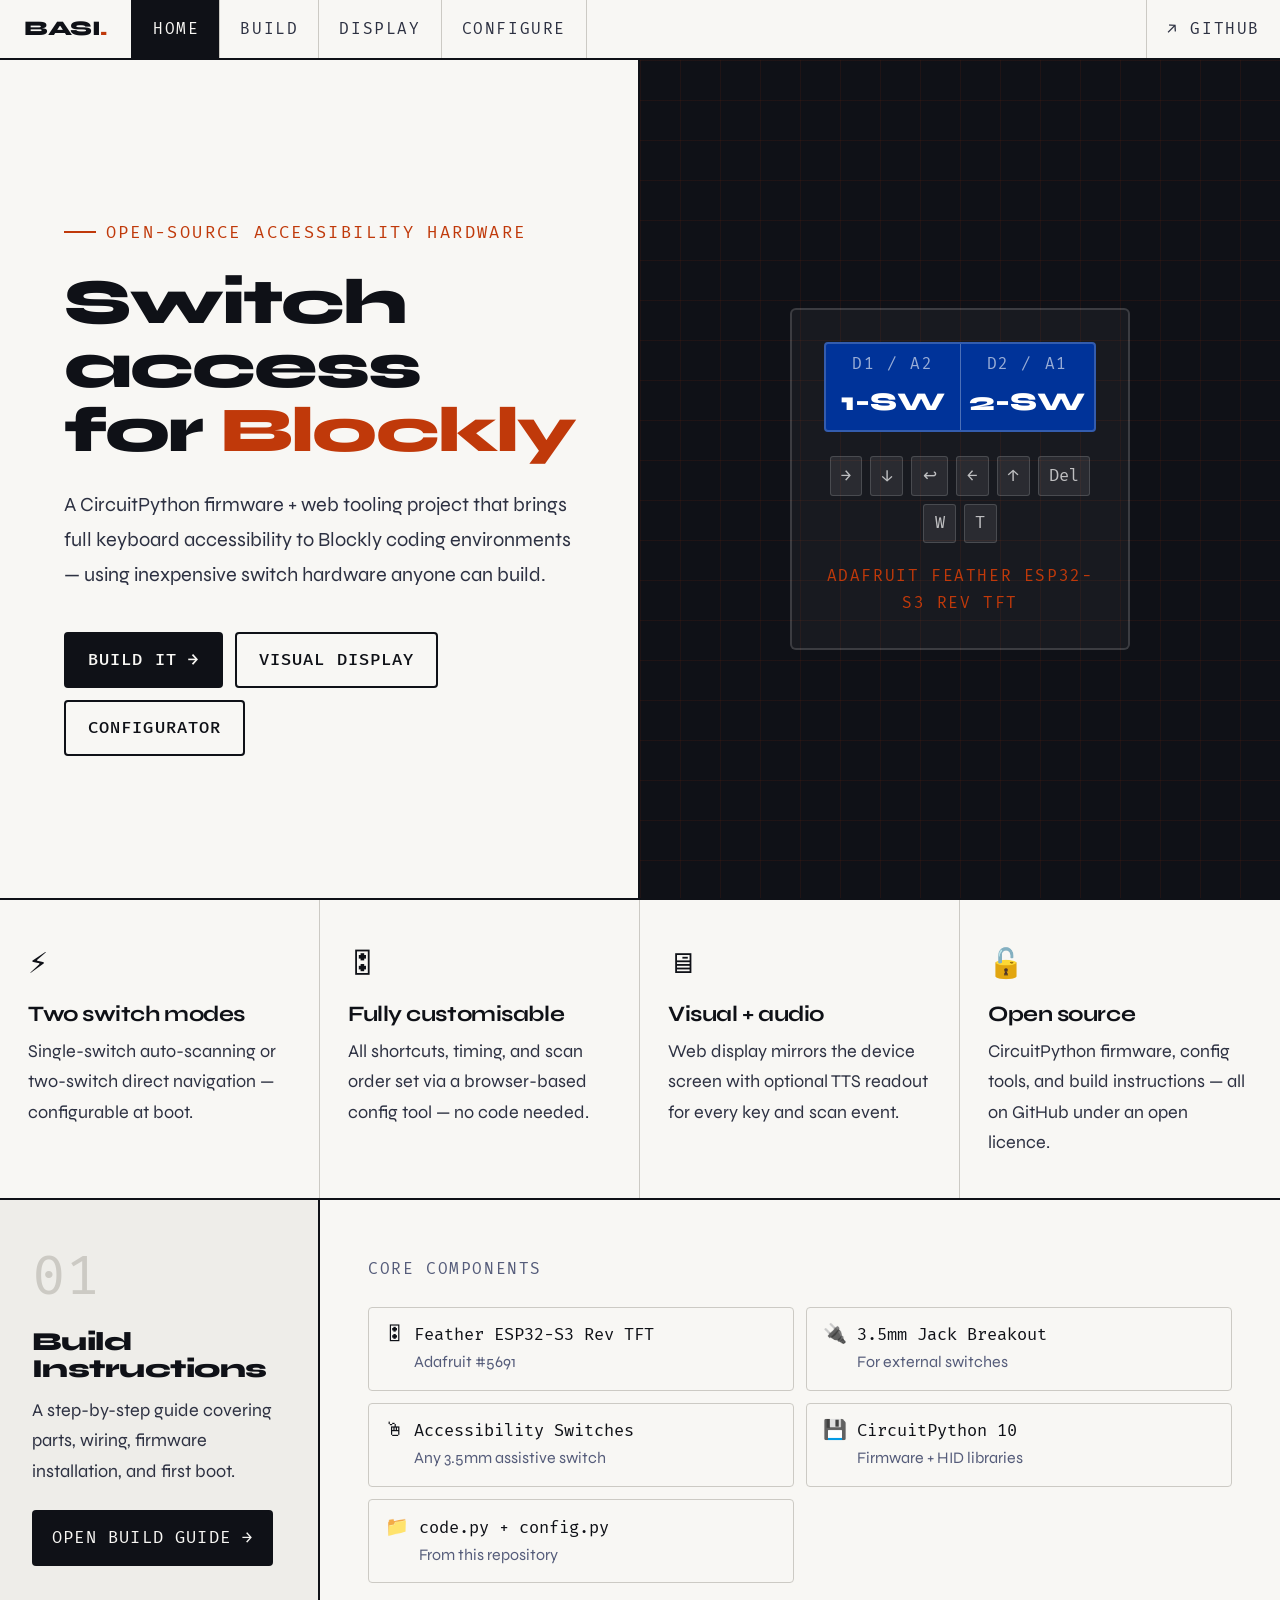
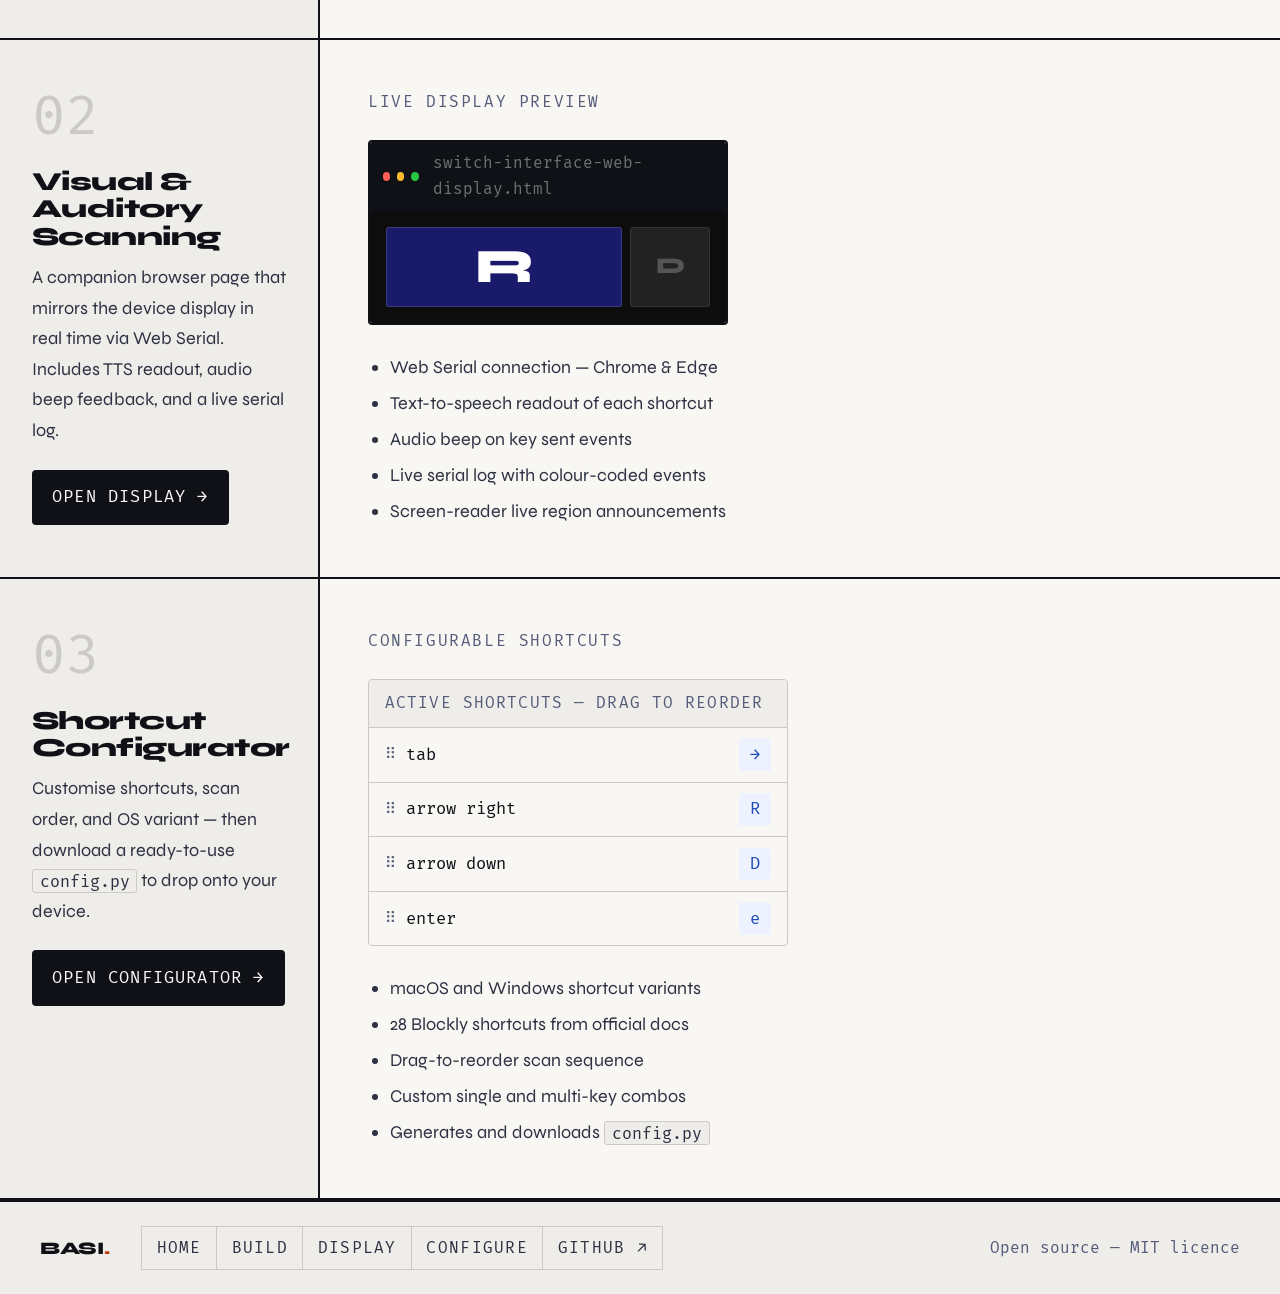
<file: docs/index.html>
<!DOCTYPE html>
<html lang="en">
<head>
<meta charset="UTF-8">
<meta name="viewport" content="width=device-width, initial-scale=1.0">
<title>Blockly Accessible Switch Interface (BASI)</title>
<meta name="description" content="Open-source hardware and software bringing keyboard accessibility to Blockly via customisable switch interfaces on Adafruit Feather ESP32-S3.">
<link rel="preconnect" href="https://fonts.googleapis.com">
<link href="https://fonts.googleapis.com/css2?family=Syne:wght@400;600;700;800&family=Fira+Mono:wght@400;500&display=swap" rel="stylesheet">
<link rel="stylesheet" href="basi-shared.css">
<style>
/* ── HERO ──────────────────────────────────────────────────── */
.hero {
  display: grid;
  grid-template-columns: 1fr 1fr;
  min-height: calc(100vh - var(--nav-h));
  border-bottom: 2px solid var(--ink);
}
.hero-text {
  padding: 5rem 3rem 4rem 4rem;
  display: flex;
  flex-direction: column;
  justify-content: center;
  border-right: 2px solid var(--ink);
}
.hero-eyebrow {
  font-family: var(--ff-mono);
  font-size: var(--text-sm);
  letter-spacing: 0.14em;
  text-transform: uppercase;
  color: var(--accent);
  margin-bottom: 1.5rem;
  display: flex;
  align-items: center;
  gap: 0.6rem;
}
.hero-eyebrow::before {
  content: '';
  display: block;
  width: 2rem;
  height: 2px;
  background: var(--accent);
  flex-shrink: 0;
}
.hero-title {
  font-family: var(--ff-head);
  font-weight: 800;
  font-size: clamp(2.6rem, 5vw, 4.4rem);
  line-height: 1.0;
  letter-spacing: -0.03em;
  color: var(--ink);
  margin-bottom: 1.5rem;
}
.hero-title em { font-style: normal; color: var(--accent); }
.hero-desc {
  font-size: var(--text-lg);
  color: var(--ink2);
  line-height: 1.75;
  max-width: 44ch;
  margin-bottom: 2.5rem;
}
.hero-cta { display: flex; gap: 0.75rem; flex-wrap: wrap; }

.hero-visual {
  background: var(--ink);
  display: flex;
  flex-direction: column;
  align-items: center;
  justify-content: center;
  padding: 3rem;
  position: relative;
  overflow: hidden;
}
.hero-visual::before {
  content: '';
  position: absolute;
  inset: 0;
  background-image:
    linear-gradient(rgba(192,57,10,0.09) 1px, transparent 1px),
    linear-gradient(90deg, rgba(192,57,10,0.09) 1px, transparent 1px);
  background-size: 40px 40px;
}
.device-card {
  position: relative;
  z-index: 1;
  border: 2px solid rgba(255,255,255,0.15);
  border-radius: 6px;
  padding: 2rem;
  background: rgba(255,255,255,0.04);
  width: 100%;
  max-width: 340px;
}
.device-screen {
  background: #003399;
  border: 2px solid rgba(255,255,255,0.2);
  border-radius: 4px;
  height: 90px;
  display: grid;
  grid-template-columns: 1fr 1px 1fr;
  overflow: hidden;
  margin-bottom: 1.5rem;
}
.device-screen-half {
  display: flex;
  flex-direction: column;
  align-items: center;
  justify-content: center;
  gap: 0.2rem;
}
.device-screen-divider { background: rgba(255,255,255,0.3); }
.device-screen-label {
  font-family: var(--ff-mono);
  font-size: var(--text-xs);
  letter-spacing: 0.1em;
  color: rgba(255,255,255,0.6);
  text-transform: uppercase;
}
.device-screen-key {
  font-family: var(--ff-head);
  font-weight: 800;
  font-size: 1.6rem;
  color: #fff;
}
.device-keys {
  display: flex;
  gap: 0.5rem;
  justify-content: center;
  flex-wrap: wrap;
}
.device-key {
  font-family: var(--ff-mono);
  font-size: var(--text-sm);
  padding: 0.3rem 0.65rem;
  background: rgba(255,255,255,0.08);
  border: 1px solid rgba(255,255,255,0.15);
  border-radius: 3px;
  color: rgba(255,255,255,0.7);
}
.device-tag {
  margin-top: 1.25rem;
  font-family: var(--ff-mono);
  font-size: var(--text-xs);
  color: var(--accent);
  letter-spacing: 0.1em;
  text-transform: uppercase;
  text-align: center;
}

/* ── FEATURES STRIP ─────────────────────────────────────────── */
.features-strip {
  display: grid;
  grid-template-columns: repeat(4, 1fr);
  border-bottom: 2px solid var(--ink);
}
.feature-cell {
  padding: 2.5rem 1.75rem;
  border-right: 1px solid var(--rule);
}
.feature-cell:last-child { border-right: none; }
.feature-icon {
  font-size: 1.8rem;
  margin-bottom: 0.9rem;
  display: block;
}
.feature-title {
  font-family: var(--ff-head);
  font-weight: 700;
  font-size: var(--text-xl);
  margin-bottom: 0.6rem;
}
.feature-desc {
  font-size: var(--text-base);
  color: var(--ink2);
  line-height: 1.7;
}

/* ── PAGE SECTIONS ───────────────────────────────────────────── */
.page-section {
  display: grid;
  grid-template-columns: 320px 1fr;
  border-bottom: 2px solid var(--ink);
  min-height: 440px;
}
.page-section-sidebar {
  border-right: 2px solid var(--ink);
  padding: 3rem 2rem;
  background: var(--tag-bg);
  display: flex;
  flex-direction: column;
  justify-content: space-between;
}
.page-section-num {
  font-family: var(--ff-mono);
  font-size: 3.5rem;
  font-weight: 400;
  line-height: 1;
  color: var(--rule);
  margin-bottom: 1.5rem;
}
.page-section-name {
  font-family: var(--ff-head);
  font-weight: 800;
  font-size: var(--text-2xl);
  line-height: 1.05;
  letter-spacing: -0.02em;
  color: var(--ink);
  margin-bottom: 0.75rem;
}
.page-section-desc {
  font-size: var(--text-base);
  color: var(--ink2);
  line-height: 1.7;
  margin-bottom: 1.5rem;
}
.page-section-link {
  font-family: var(--ff-mono);
  font-size: var(--text-sm);
  letter-spacing: 0.07em;
  text-transform: uppercase;
  color: var(--surface);
  background: var(--ink);
  text-decoration: none;
  padding: 0.85rem 1.25rem;
  display: inline-flex;
  align-items: center;
  min-height: 48px;
  transition: background var(--trans);
  align-self: flex-start;
  border-radius: var(--radius);
}
.page-section-link:hover { background: var(--accent); color: #fff; }
.page-section-content {
  padding: 3rem;
  display: flex;
  flex-direction: column;
  justify-content: center;
  gap: 1.5rem;
}

/* ── PARTS GRID ─────────────────────────────────────────────── */
.parts-grid { display: grid; grid-template-columns: repeat(2,1fr); gap: 0.75rem; }
.part-chip {
  border: 1.5px solid var(--rule);
  border-radius: 4px;
  padding: 0.9rem 1rem;
  display: flex;
  align-items: flex-start;
  gap: 0.6rem;
  background: var(--surface);
}
.part-chip-icon  { font-size: 1.2rem; flex-shrink: 0; line-height: 1.3; }
.part-chip-name  { font-family: var(--ff-mono); font-size: var(--text-sm); line-height: 1.5; }
.part-chip-sub   { font-size: var(--text-xs); color: var(--ink3); display: block; margin-top: 0.1rem; }

/* ── DISPLAY PREVIEW ─────────────────────────────────────────── */
.display-preview  { border: 2px solid var(--ink); border-radius: 4px; overflow: hidden; max-width: 360px; }
.display-preview-bar {
  background: var(--ink);
  padding: 0.5rem 0.8rem;
  display: flex;
  align-items: center;
  gap: 0.4rem;
}
.dp-dot { width: 9px; height: 9px; border-radius: 50%; }
.display-preview-body {
  background: #0d0d0d;
  padding: 1rem;
  display: flex;
  align-items: center;
  gap: 0.5rem;
}
.dp-key-main {
  flex: 3;
  background: #1a1a6a;
  border: 1px solid rgba(255,255,255,0.15);
  border-radius: 3px;
  height: 80px;
  display: flex;
  align-items: center;
  justify-content: center;
  font-family: var(--ff-head);
  font-weight: 800;
  font-size: 3rem;
  color: #fff;
}
.dp-key-next {
  flex: 1;
  background: #222;
  border: 1px solid rgba(255,255,255,0.08);
  border-radius: 3px;
  height: 80px;
  display: flex;
  align-items: center;
  justify-content: center;
  font-family: var(--ff-head);
  font-weight: 800;
  font-size: 1.4rem;
  color: #555;
}

/* ── CONFIG PREVIEW ─────────────────────────────────────────── */
.config-preview {
  background: var(--surface);
  border: 1.5px solid var(--rule);
  border-radius: 4px;
  overflow: hidden;
  max-width: 420px;
}
.config-preview-header {
  background: var(--tag-bg);
  padding: 0.65rem 1rem;
  font-family: var(--ff-mono);
  font-size: var(--text-xs);
  color: var(--ink3);
  letter-spacing: 0.07em;
  text-transform: uppercase;
  border-bottom: 1px solid var(--rule);
}
.config-row {
  display: flex;
  align-items: center;
  gap: 0.6rem;
  padding: 0.65rem 1rem;
  border-bottom: 1px solid var(--rule);
}
.config-row:last-child { border-bottom: none; }
.config-drag { color: var(--ink3); font-size: 0.95rem; }
.config-key  { font-family: var(--ff-mono); font-size: var(--text-sm); flex: 1; }
.config-sym  {
  font-family: var(--ff-mono);
  font-size: var(--text-sm);
  color: var(--accent2);
  background: #eef2ff;
  padding: 0.15rem 0.55rem;
  border-radius: 2px;
  min-width: 32px;
  text-align: center;
}

.section-label {
  font-family: var(--ff-mono);
  font-size: var(--text-xs);
  letter-spacing: 0.1em;
  text-transform: uppercase;
  color: var(--ink3);
}

/* ── RESPONSIVE ─────────────────────────────────────────────── */
@media (max-width: 960px) {
  .hero { grid-template-columns: 1fr; min-height: auto; }
  .hero-text { border-right: none; border-bottom: 2px solid var(--ink); padding: 3rem 1.5rem; }
  .hero-visual { padding: 2.5rem 1.5rem; }
  .features-strip { grid-template-columns: 1fr 1fr; }
  .feature-cell:nth-child(2) { border-right: none; }
  .feature-cell:nth-child(3),
  .feature-cell:nth-child(4) { border-top: 1px solid var(--rule); }
  .feature-cell:nth-child(4) { border-right: none; }
  .page-section { grid-template-columns: 1fr; }
  .page-section-sidebar { border-right: none; border-bottom: 2px solid var(--ink); }
  .page-section-content { padding: 2rem 1.5rem; }
}
@media (max-width: 560px) {
  .features-strip { grid-template-columns: 1fr; }
  .feature-cell { border-right: none; border-bottom: 1px solid var(--rule); }
  .parts-grid { grid-template-columns: 1fr; }
}
</style>
</head>
<body>
<a href="#main-content" class="skip-link">Skip to main content</a>

<header role="banner">
  <nav class="site-nav" aria-label="Site navigation">
    <a href="index.html" class="nav-logo" aria-label="Blockly Accessible Switch Interface – home">BASI<span>.</span></a>
    <ul class="nav-links" role="list">
      <li><a href="index.html" aria-current="page">Home</a></li>
      <li><a href="build.html">Build</a></li>
      <li><a href="switch-interface-web-display.html">Display</a></li>
      <li><a href="blockly_shortcut_configurator.html">Configure</a></li>
    </ul>
    <a href="https://github.com/loretod/blockly_accessible_switch_interface"
       class="nav-gh" target="_blank" rel="noopener"
       aria-label="View source on GitHub (opens in new tab)">↗ GitHub</a>
  </nav>
</header>

<main id="main-content">

  <!-- HERO -->
  <section class="hero" aria-labelledby="hero-heading">
    <div class="hero-text">
      <p class="hero-eyebrow" aria-hidden="true">Open-source accessibility hardware</p>
      <h1 class="hero-title" id="hero-heading">Switch access<br>for <em>Blockly</em></h1>
      <p class="hero-desc">
        A CircuitPython firmware + web tooling project that brings full keyboard
        accessibility to Blockly coding environments — using inexpensive switch
        hardware anyone can build.
      </p>
      <nav class="hero-cta" aria-label="Quick navigation">
        <a href="build.html" class="btn btn-primary">Build it →</a>
        <a href="switch-interface-web-display.html" class="btn">Visual Display</a>
        <a href="blockly_shortcut_configurator.html" class="btn">Configurator</a>
      </nav>
    </div>
    <div class="hero-visual" role="img" aria-label="Illustration of the device TFT mode-select screen showing single-switch and two-switch mode options with example shortcut keys">
      <div class="device-card">
        <div class="device-screen" role="presentation">
          <div class="device-screen-half">
            <div class="device-screen-label">D1 / A2</div>
            <div class="device-screen-key">1-SW</div>
          </div>
          <div class="device-screen-divider"></div>
          <div class="device-screen-half">
            <div class="device-screen-label">D2 / A1</div>
            <div class="device-screen-key">2-SW</div>
          </div>
        </div>
        <div class="device-keys" role="list" aria-label="Example shortcut keys">
          <span class="device-key" role="listitem">→</span>
          <span class="device-key" role="listitem">↓</span>
          <span class="device-key" role="listitem">↩</span>
          <span class="device-key" role="listitem">←</span>
          <span class="device-key" role="listitem">↑</span>
          <span class="device-key" role="listitem">Del</span>
          <span class="device-key" role="listitem">W</span>
          <span class="device-key" role="listitem">T</span>
        </div>
        <div class="device-tag">Adafruit Feather ESP32-S3 Rev TFT</div>
      </div>
    </div>
  </section>

  <!-- FEATURES -->
  <section aria-label="Project features" class="features-strip">
    <article class="feature-cell">
      <span class="feature-icon" aria-hidden="true">⚡</span>
      <h2 class="feature-title">Two switch modes</h2>
      <p class="feature-desc">Single-switch auto-scanning or two-switch direct navigation — configurable at boot.</p>
    </article>
    <article class="feature-cell">
      <span class="feature-icon" aria-hidden="true">🎛</span>
      <h2 class="feature-title">Fully customisable</h2>
      <p class="feature-desc">All shortcuts, timing, and scan order set via a browser-based config tool — no code needed.</p>
    </article>
    <article class="feature-cell">
      <span class="feature-icon" aria-hidden="true">🖥</span>
      <h2 class="feature-title">Visual + audio</h2>
      <p class="feature-desc">Web display mirrors the device screen with optional TTS readout for every key and scan event.</p>
    </article>
    <article class="feature-cell">
      <span class="feature-icon" aria-hidden="true">🔓</span>
      <h2 class="feature-title">Open source</h2>
      <p class="feature-desc">CircuitPython firmware, config tools, and build instructions — all on GitHub under an open licence.</p>
    </article>
  </section>

  <!-- BUILD -->
  <section class="page-section" aria-labelledby="build-heading" id="section-build">
    <div class="page-section-sidebar">
      <div>
        <div class="page-section-num" aria-hidden="true">01</div>
        <h2 class="page-section-name" id="build-heading">Build<br>Instructions</h2>
        <p class="page-section-desc">A step-by-step guide covering parts, wiring, firmware installation, and first boot.</p>
        <a href="build.html" class="page-section-link" aria-label="Go to build instructions page">Open build guide →</a>
      </div>
    </div>
    <div class="page-section-content" aria-label="Parts overview">
      <p class="section-label">Core components</p>
      <div class="parts-grid" role="list">
        <div class="part-chip" role="listitem">
          <span class="part-chip-icon" aria-hidden="true">🎛</span>
          <div><div class="part-chip-name">Feather ESP32-S3 Rev TFT</div><span class="part-chip-sub">Adafruit #5691</span></div>
        </div>
        <div class="part-chip" role="listitem">
          <span class="part-chip-icon" aria-hidden="true">🔌</span>
          <div><div class="part-chip-name">3.5mm Jack Breakout</div><span class="part-chip-sub">For external switches</span></div>
        </div>
        <div class="part-chip" role="listitem">
          <span class="part-chip-icon" aria-hidden="true">🖱</span>
          <div><div class="part-chip-name">Accessibility Switches</div><span class="part-chip-sub">Any 3.5mm assistive switch</span></div>
        </div>
        <div class="part-chip" role="listitem">
          <span class="part-chip-icon" aria-hidden="true">💾</span>
          <div><div class="part-chip-name">CircuitPython 10</div><span class="part-chip-sub">Firmware + HID libraries</span></div>
        </div>
        <div class="part-chip" role="listitem">
          <span class="part-chip-icon" aria-hidden="true">📁</span>
          <div><div class="part-chip-name">code.py + config.py</div><span class="part-chip-sub">From this repository</span></div>
        </div>
      </div>
    </div>
  </section>

  <!-- DISPLAY -->
  <section class="page-section" aria-labelledby="display-heading" id="section-display">
    <div class="page-section-sidebar">
      <div>
        <div class="page-section-num" aria-hidden="true">02</div>
        <h2 class="page-section-name" id="display-heading">Visual &amp;<br>Auditory<br>Scanning</h2>
        <p class="page-section-desc">A companion browser page that mirrors the device display in real time via Web Serial. Includes TTS readout, audio beep feedback, and a live serial log.</p>
        <a href="switch-interface-web-display.html" class="page-section-link" aria-label="Open the visual and auditory scanning display page">Open display →</a>
      </div>
    </div>
    <div class="page-section-content" aria-label="Display tool preview">
      <p class="section-label">Live display preview</p>
      <div class="display-preview" role="img" aria-label="Preview showing current key R large on the left and next key D smaller on the right">
        <div class="display-preview-bar" aria-hidden="true">
          <div class="dp-dot" style="background:#ff5f57"></div>
          <div class="dp-dot" style="background:#febc2e"></div>
          <div class="dp-dot" style="background:#28c840"></div>
          <span style="font-family:var(--ff-mono);font-size:var(--text-xs);color:rgba(255,255,255,0.4);margin-left:0.5rem">switch-interface-web-display.html</span>
        </div>
        <div class="display-preview-body" aria-hidden="true">
          <div class="dp-key-main">R</div>
          <div class="dp-key-next">D</div>
        </div>
      </div>
      <ul style="font-size:var(--text-base);color:var(--ink2);line-height:2;padding-left:1.4rem" aria-label="Display features">
        <li>Web Serial connection — Chrome &amp; Edge</li>
        <li>Text-to-speech readout of each shortcut</li>
        <li>Audio beep on key sent events</li>
        <li>Live serial log with colour-coded events</li>
        <li>Screen-reader live region announcements</li>
      </ul>
    </div>
  </section>

  <!-- CONFIGURATOR -->
  <section class="page-section" aria-labelledby="config-heading" id="section-config">
    <div class="page-section-sidebar">
      <div>
        <div class="page-section-num" aria-hidden="true">03</div>
        <h2 class="page-section-name" id="config-heading">Shortcut<br>Configurator</h2>
        <p class="page-section-desc">Customise shortcuts, scan order, and OS variant — then download a ready-to-use <code>config.py</code> to drop onto your device.</p>
        <a href="blockly_shortcut_configurator.html" class="page-section-link" aria-label="Open the shortcut configurator tool">Open configurator →</a>
      </div>
    </div>
    <div class="page-section-content" aria-label="Configurator tool preview">
      <p class="section-label">Configurable shortcuts</p>
      <div class="config-preview" role="img" aria-label="Preview of the shortcut configurator showing a draggable list of shortcut keys">
        <div class="config-preview-header">Active shortcuts — drag to reorder</div>
        <div class="config-row" aria-hidden="true"><span class="config-drag">⠿</span><span class="config-key">tab</span><span class="config-sym">→</span></div>
        <div class="config-row" aria-hidden="true"><span class="config-drag">⠿</span><span class="config-key">arrow right</span><span class="config-sym">R</span></div>
        <div class="config-row" aria-hidden="true"><span class="config-drag">⠿</span><span class="config-key">arrow down</span><span class="config-sym">D</span></div>
        <div class="config-row" aria-hidden="true"><span class="config-drag">⠿</span><span class="config-key">enter</span><span class="config-sym">e</span></div>
      </div>
      <ul style="font-size:var(--text-base);color:var(--ink2);line-height:2;padding-left:1.4rem" aria-label="Configurator features">
        <li>macOS and Windows shortcut variants</li>
        <li>28 Blockly shortcuts from official docs</li>
        <li>Drag-to-reorder scan sequence</li>
        <li>Custom single and multi-key combos</li>
        <li>Generates and downloads <code>config.py</code></li>
      </ul>
    </div>
  </section>

</main>

<footer class="site-footer" role="contentinfo">
  <div class="footer-brand">BASI<span>.</span></div>
  <nav aria-label="Footer navigation">
    <ul class="footer-links" role="list">
      <li><a href="index.html">Home</a></li>
      <li><a href="build.html">Build</a></li>
      <li><a href="switch-interface-web-display.html">Display</a></li>
      <li><a href="blockly_shortcut_configurator.html">Configure</a></li>
      <li><a href="https://github.com/loretod/blockly_accessible_switch_interface" target="_blank" rel="noopener" aria-label="GitHub repository (opens in new tab)">GitHub ↗</a></li>
    </ul>
  </nav>
  <p class="footer-copy">Open source — MIT licence</p>
</footer>
</body>
</html>
</file>
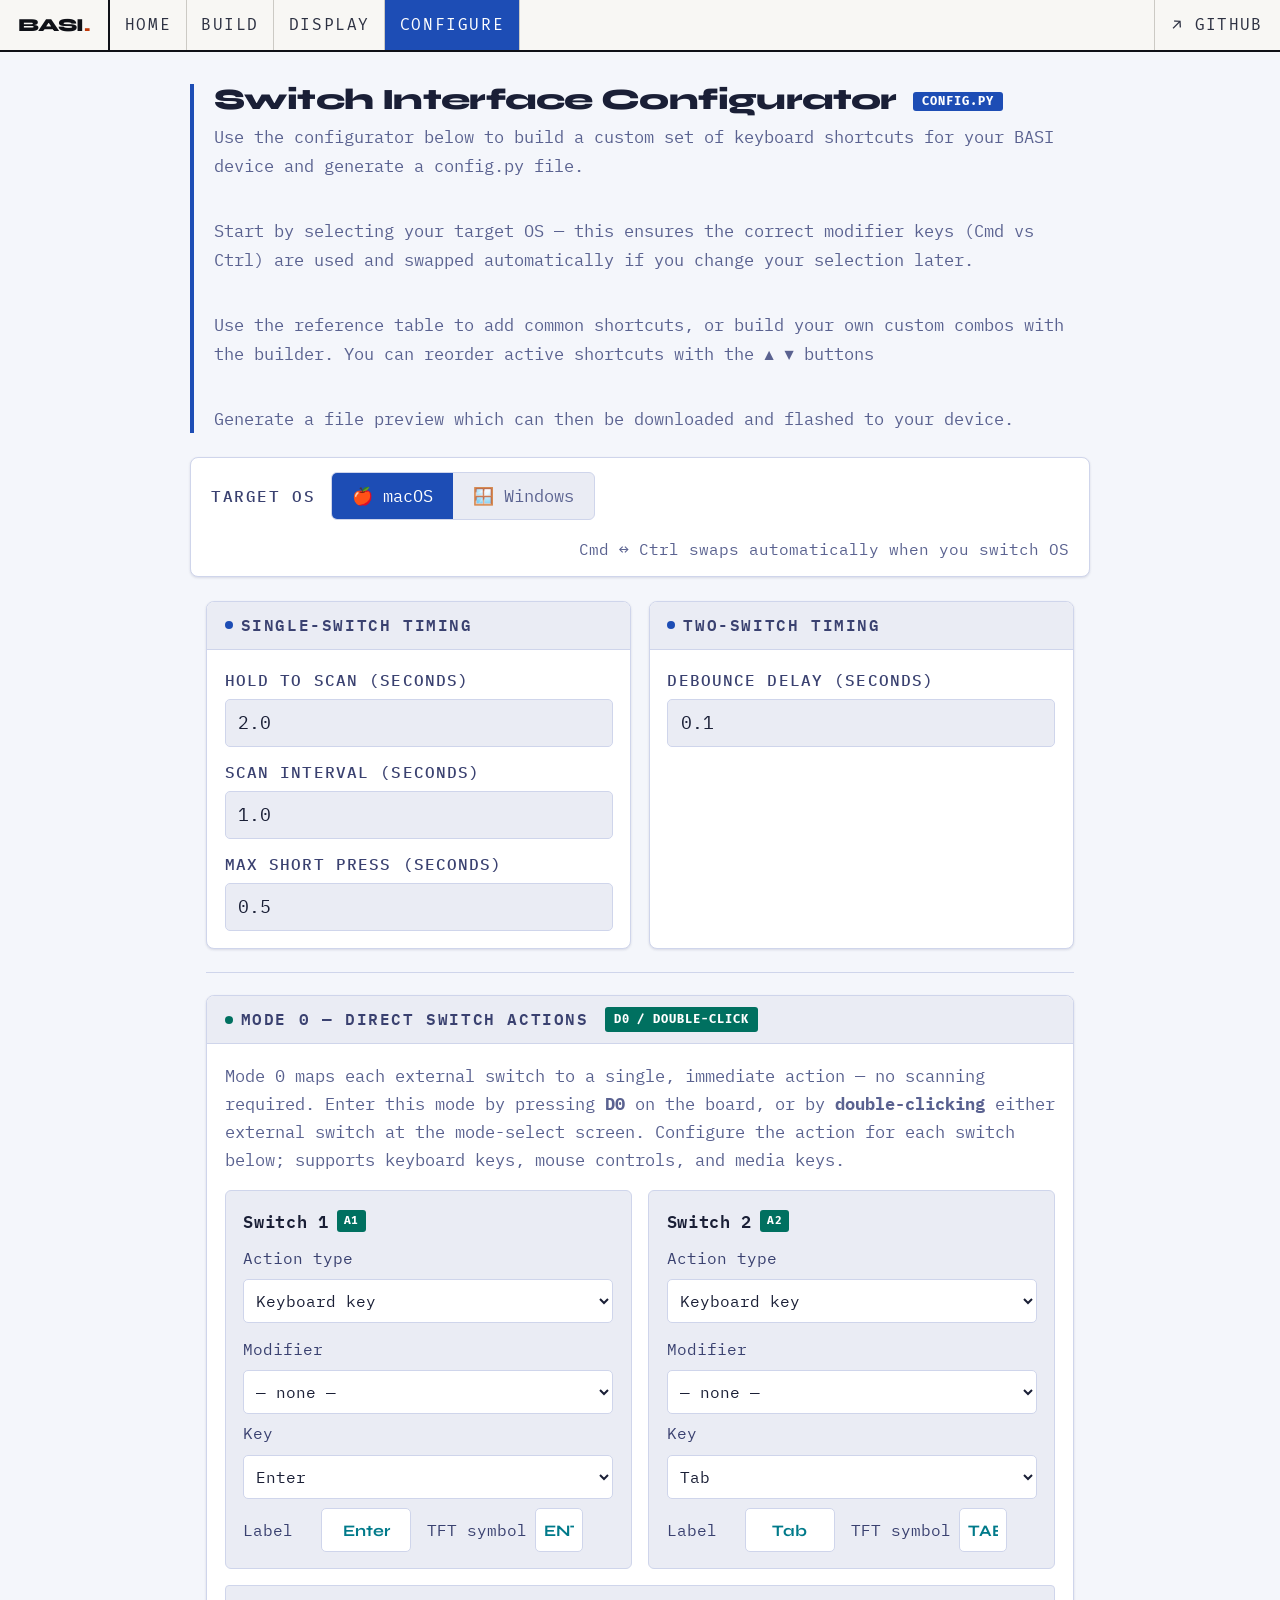
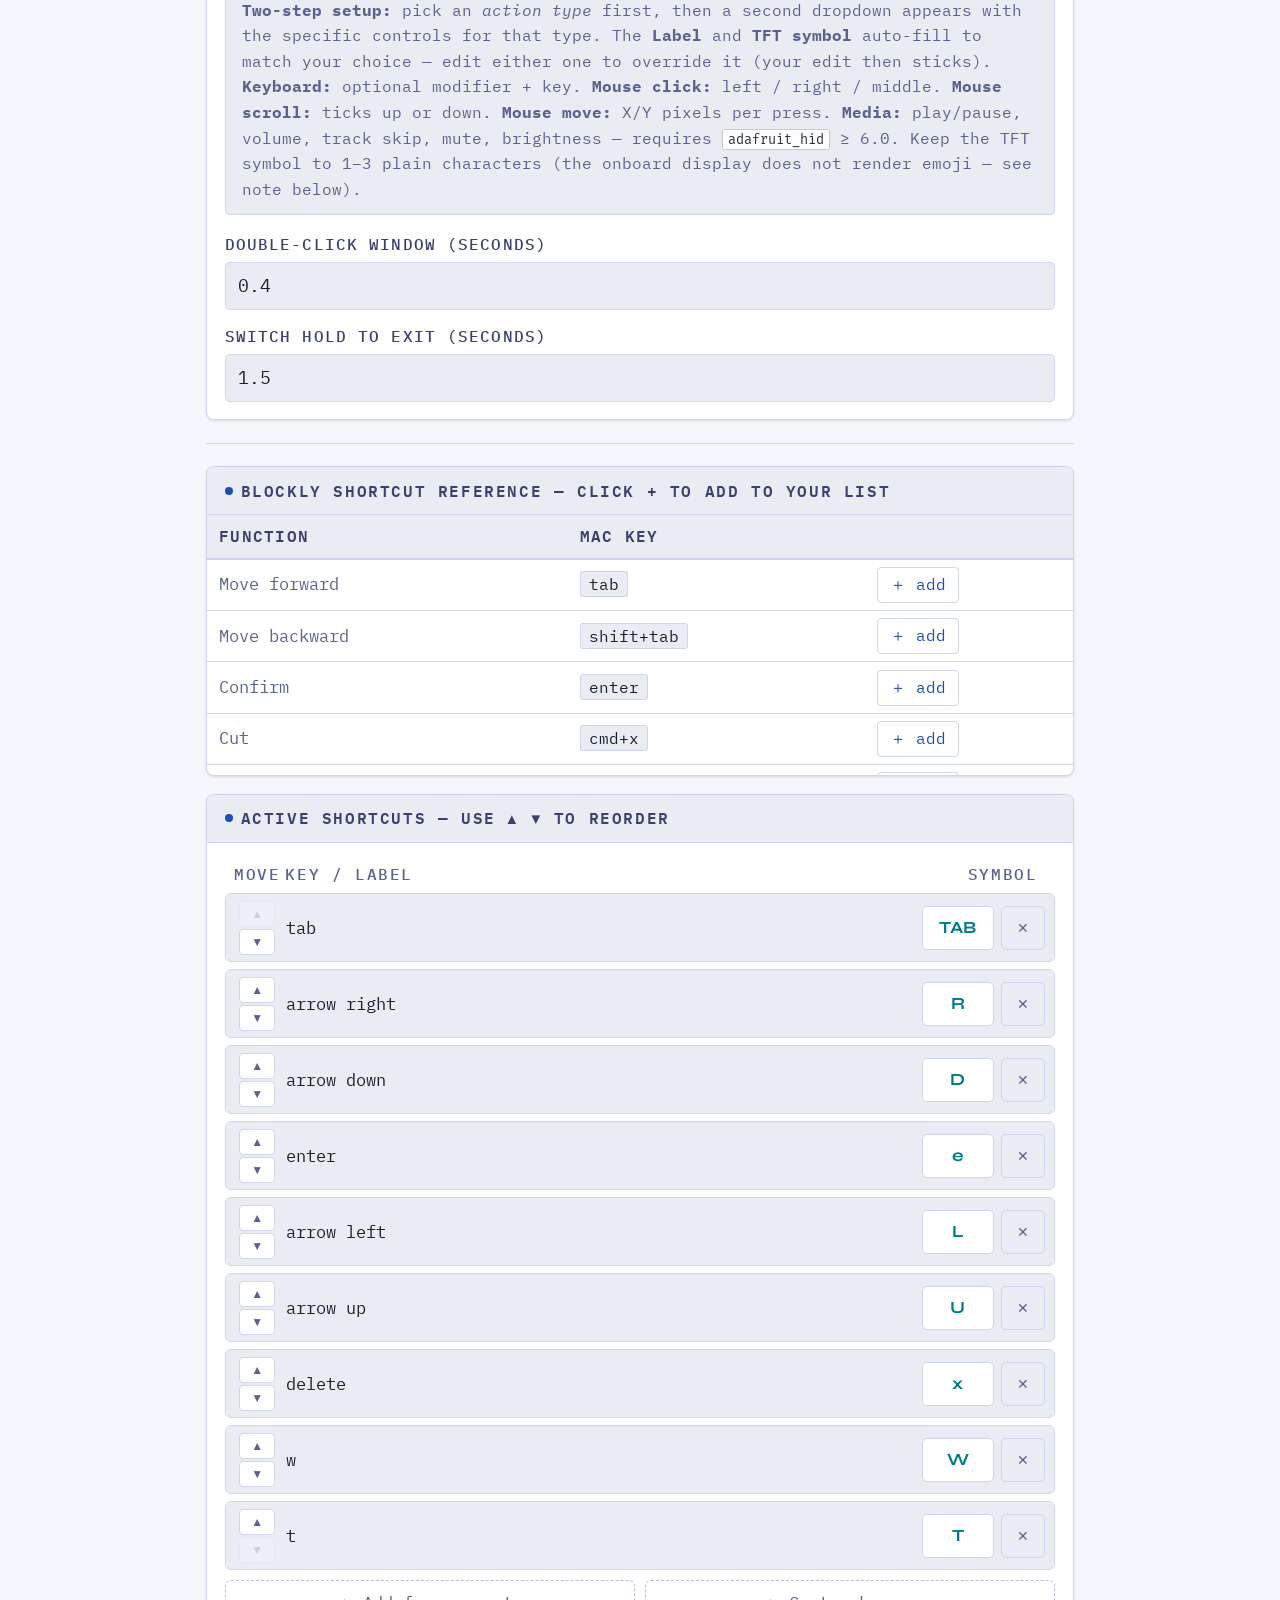
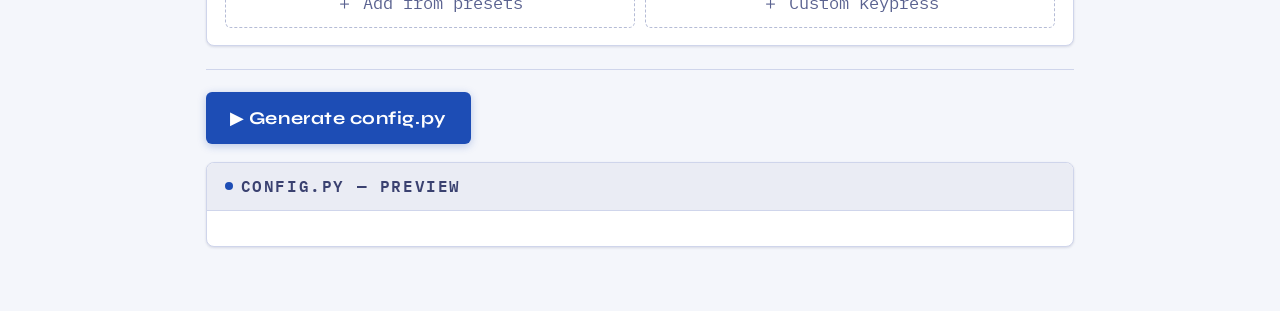
<file: docs/blockly_shortcut_configurator.html>
<!DOCTYPE html>
<html lang="en">
<head>
<meta charset="UTF-8">
<meta name="viewport" content="width=device-width, initial-scale=1.0">
<title>Shortcut Configurator — Blockly Accessible Switch Interface</title>
<meta name="description" content="Browser tool to configure keyboard shortcuts for the BASI device and generate config.py.">
<link rel="preconnect" href="https://fonts.googleapis.com">
<link href="https://fonts.googleapis.com/css2?family=Syne:wght@400;600;700;800&family=Fira+Mono:wght@400;500&family=IBM+Plex+Mono:wght@400;500;600&display=swap" rel="stylesheet">
<link rel="stylesheet" href="basi-shared.css">
<style>
  /* ── CONFIGURATOR TOKENS (light theme) ── */
  :root {
    --cfg-bg:        #f4f6fb;
    --cfg-surface:   #eaecf4;
    --cfg-card:      #ffffff;
    --cfg-border:    #cfd5eb;
    --cfg-border2:   #b5bcd6;
    --cfg-accent:    #1d4db5;   /* 6.3:1 on white */
    --cfg-accent2:   #007a8a;   /* 5.6:1 on white */
    --cfg-warn:      #b52020;   /* 5.5:1 on white */
    --cfg-text:      #1a1f36;   /* 15:1 on white  */
    --cfg-muted:     #5a6290;   /* 5.0:1 on white */
    --cfg-label:     #3a4170;
    --cfg-drag-over: rgba(29,77,181,0.07);
    --cfg-shadow:    0 1px 3px rgba(30,40,90,0.09), 0 1px 2px rgba(30,40,90,0.05);
  }

  body {
    font-family: 'IBM Plex Mono', var(--ff-mono);
    background: var(--cfg-bg);
    color: var(--cfg-text);
    min-height: 100vh;
    padding-bottom: 4rem;
    /* override shared body overflow */
    overflow: auto;
  }

  /* ── TOOL NAV overrides for this page ── */
  .tool-nav-band .nav-links a[aria-current] {
    background: var(--cfg-accent);
    color: #fff;
  }

  /* ── PAGE HEADER ── */
  .cfg-header {
    max-width: 900px;
    margin: 2rem auto 1.5rem;
    padding: 0 1rem;
    border-left: 4px solid var(--cfg-accent);
    padding-left: 1.25rem;
  }
  .cfg-header h1 {
    font-family: var(--ff-head);
    font-size: clamp(1.3rem, 3vw, 1.85rem);
    letter-spacing: -0.02em;
    color: var(--cfg-text);
  }
  .cfg-header p {
    font-size: var(--text-sm);
    color: var(--cfg-muted);
    margin-top: 0.4rem;
    line-height: 1.7;
  }
  .cfg-header a { color: var(--cfg-accent); }
  .badge {
    display: inline-block;
    font-size: 0.75rem;
    padding: 3px 9px;
    border-radius: 3px;
    background: var(--cfg-accent);
    color: #fff;
    letter-spacing: 0.08em;
    text-transform: uppercase;
    vertical-align: middle;
    margin-left: 0.5rem;
    font-family: var(--ff-mono);
  }

  /* ── OS TOGGLE ── */
  .os-bar {
    max-width: 900px;
    margin: 0 auto 1.5rem;
    padding: 0 1rem;
    display: flex;
    align-items: center;
    gap: 1rem;
    background: var(--cfg-card);
    border: 1.5px solid var(--cfg-border);
    border-radius: 8px;
    padding: 0.85rem 1.25rem;
    box-shadow: var(--cfg-shadow);
    flex-wrap: wrap;
  }
  .os-bar-label {
    font-size: var(--text-xs);
    text-transform: uppercase;
    letter-spacing: 0.1em;
    color: var(--cfg-label);
    white-space: nowrap;
    font-weight: 500;
  }
  .os-toggle {
    display: flex;
    background: var(--cfg-surface);
    border: 1.5px solid var(--cfg-border);
    border-radius: 6px;
    overflow: hidden;
  }
  .os-toggle input[type="radio"] {
    /* Visually hidden but accessible */
    position: absolute;
    opacity: 0;
    width: 1px; height: 1px;
  }
  .os-toggle label {
    padding: 0.55rem 1.25rem;
    font-size: var(--text-sm);
    cursor: pointer;
    color: var(--cfg-muted);
    transition: background 0.15s, color 0.15s;
    user-select: none;
    white-space: nowrap;
    font-family: 'IBM Plex Mono', monospace;
    min-height: 44px;
    display: flex;
    align-items: center;
  }
  .os-toggle input[type="radio"]:checked + label {
    background: var(--cfg-accent);
    color: #fff;
  }
  .os-toggle input[type="radio"]:focus-visible + label {
    outline: 3px solid var(--focus);
    outline-offset: 2px;
    z-index: 1;
  }
  .os-note { font-size: var(--text-xs); color: var(--cfg-muted); margin-left: auto; }

  /* ── LAYOUT ── */
  .cfg-layout {
    max-width: 900px;
    margin: 0 auto;
    padding: 0 1rem;
    display: grid;
    grid-template-columns: 1fr 1fr;
    gap: 1.1rem;
  }
  @media (max-width: 660px) {
    .cfg-layout { grid-template-columns: 1fr; }
    .os-note { display: none; }
  }

  /* ── PANEL / CARD ── */
  .panel {
    background: var(--cfg-card);
    border: 1.5px solid var(--cfg-border);
    border-radius: 8px;
    overflow: hidden;
    box-shadow: var(--cfg-shadow);
  }
  .panel-header {
    background: var(--cfg-surface);
    border-bottom: 1.5px solid var(--cfg-border);
    padding: 0.65rem 1.1rem;
    display: flex;
    align-items: center;
    gap: 0.5rem;
    font-size: var(--text-xs);
    text-transform: uppercase;
    letter-spacing: 0.1em;
    color: var(--cfg-label);
    font-weight: 600;
  }
  .panel-header .dot {
    width: 8px; height: 8px;
    border-radius: 50%;
    background: var(--cfg-accent);
    flex-shrink: 0;
  }
  .panel-body { padding: 1.1rem; }

  /* ── TIMING INPUTS ── */
  .timing-grid { display: grid; gap: 0.8rem; }
  .field-row { display: flex; flex-direction: column; gap: 0.3rem; }
  .field-row label {
    font-size: var(--text-xs);
    color: var(--cfg-label);
    text-transform: uppercase;
    letter-spacing: 0.07em;
    font-weight: 500;
  }
  .field-row input[type="number"] {
    width: 100%;
    background: var(--cfg-surface);
    border: 1.5px solid var(--cfg-border);
    border-radius: 5px;
    color: var(--cfg-text);
    font-family: 'IBM Plex Mono', monospace;
    font-size: var(--text-base);
    padding: 0.55rem 0.8rem;
    transition: border-color 0.15s, box-shadow 0.15s;
    -moz-appearance: textfield;
    min-height: 48px;
  }
  .field-row input[type="number"]:focus {
    outline: none;
    border-color: var(--cfg-accent);
    box-shadow: 0 0 0 3px rgba(29,77,181,0.12);
  }
  .field-row input[type="number"]::-webkit-inner-spin-button,
  .field-row input[type="number"]::-webkit-outer-spin-button { -webkit-appearance: none; }

  /* ── KEYCODE LIST ── */
  .full-width { grid-column: 1 / -1; }

  #keycode-list {
    display: flex;
    flex-direction: column;
    gap: 0.45rem;
    min-height: 50px;
  }

  /*
   * Grid columns:
   *   move-btns  | key label        | symbol | delete
   *   44px       | 1fr              | 72px   | auto
   */
  .keycode-item {
    display: grid;
    grid-template-columns: 44px 1fr 72px auto;
    align-items: center;
    gap: 0.45rem;
    background: var(--cfg-surface);
    border: 1.5px solid var(--cfg-border);
    border-radius: 6px;
    padding: 0.4rem 0.6rem;
    transition: border-color 0.15s, background 0.15s, box-shadow 0.15s;
  }
  .keycode-item:hover {
    border-color: var(--cfg-accent);
    box-shadow: 0 0 0 2px rgba(29,77,181,0.1);
  }
  /* Highlight the row that was just moved — brief flash */
  .keycode-item.just-moved {
    border-color: var(--cfg-accent);
    background: rgba(29,77,181,0.07);
  }
  .keycode-item.is-custom { border-left: 3px solid var(--cfg-accent2); }

  /* ── MOVE BUTTON STACK ── */
  .move-btns {
    display: flex;
    flex-direction: column;
    gap: 2px;
    align-items: center;
    flex-shrink: 0;
  }

  .move-btn {
    display: flex;
    align-items: center;
    justify-content: center;
    width: 36px;
    height: 26px;
    min-height: unset;   /* override global .icon-btn min-height */
    background: var(--cfg-card);
    border: 1.5px solid var(--cfg-border);
    border-radius: 4px;
    color: var(--cfg-muted);
    font-size: 0.75rem;
    line-height: 1;
    cursor: pointer;
    transition: background 0.12s, border-color 0.12s, color 0.12s, transform 0.1s;
    /* Ensure total tappable area meets 44px target by padding the stack container */
    padding: 0;
  }
  .move-btn:hover:not(:disabled) {
    background: var(--cfg-accent);
    border-color: var(--cfg-accent);
    color: #fff;
  }
  .move-btn:active:not(:disabled) { transform: scale(0.93); }
  .move-btn:focus-visible {
    outline: 3px solid var(--focus);
    outline-offset: 2px;
  }
  .move-btn:disabled {
    opacity: 0.2;
    cursor: default;
    pointer-events: none;
  }

  .key-select, .key-text-input {
    background: var(--cfg-card);
    border: 1.5px solid var(--cfg-border);
    border-radius: 5px;
    color: var(--cfg-text);
    font-family: 'IBM Plex Mono', monospace;
    font-size: var(--text-sm);
    padding: 0.4rem 0.5rem;
    width: 100%;
    transition: border-color 0.15s;
    min-height: 44px;
  }
  .key-select:focus, .key-text-input:focus {
    outline: none;
    border-color: var(--cfg-accent);
    box-shadow: 0 0 0 3px rgba(29,77,181,0.1);
  }

  .symbol-input {
    background: var(--cfg-card);
    border: 1.5px solid var(--cfg-border);
    border-radius: 5px;
    color: var(--cfg-accent2);
    font-family: var(--ff-head);
    font-weight: 700;
    font-size: var(--text-sm);
    padding: 0.4rem 0.5rem;
    width: 100%;
    text-align: center;
    transition: border-color 0.15s;
    min-height: 44px;
  }
  .symbol-input:focus {
    outline: none;
    border-color: var(--cfg-accent2);
    box-shadow: 0 0 0 3px rgba(0,122,138,0.12);
  }

  .icon-btn {
    background: none;
    border: 1.5px solid var(--cfg-border);
    border-radius: 5px;
    color: var(--cfg-muted);
    font-size: 0.9rem;
    width: 32px; height: 32px;
    display: flex; align-items: center; justify-content: center;
    cursor: pointer;
    transition: border-color 0.15s, color 0.15s;
    flex-shrink: 0;
    min-width: 44px; min-height: 44px;
    width: auto; height: auto;
    padding: 0.35rem 0.7rem;
  }
  .icon-btn:hover { border-color: var(--cfg-warn); color: var(--cfg-warn); }

  /* ── COLUMN LABELS ── */
  .list-labels {
    display: grid;
    grid-template-columns: 44px 1fr 72px auto;
    gap: 0.45rem;
    padding: 0 0.6rem;
    margin-bottom: 0.4rem;
  }
  .list-labels span {
    font-size: var(--text-xs);
    text-transform: uppercase;
    letter-spacing: 0.1em;
    color: var(--cfg-muted);
    font-weight: 500;
  }
  .list-labels span:nth-child(3) { text-align: center; }

  /* ── ADD BUTTONS ── */
  .add-row {
    display: flex;
    gap: 0.6rem;
    margin-top: 0.6rem;
    flex-wrap: wrap;
  }
  .add-btn {
    display: flex;
    align-items: center;
    justify-content: center;
    gap: 0.4rem;
    background: none;
    border: 1.5px dashed var(--cfg-border2);
    border-radius: 6px;
    color: var(--cfg-muted);
    font-family: 'IBM Plex Mono', monospace;
    font-size: var(--text-sm);
    padding: 0.6rem 0.9rem;
    cursor: pointer;
    flex: 1;
    transition: border-color 0.15s, color 0.15s, background 0.15s;
    min-height: 48px;
  }
  .add-btn:hover {
    border-color: var(--cfg-accent);
    color: var(--cfg-accent);
    background: rgba(29,77,181,0.04);
  }
  .add-btn.custom:hover {
    border-color: var(--cfg-accent2);
    color: var(--cfg-accent2);
    background: rgba(0,122,138,0.04);
  }

  /* ── CUSTOM INPUT SECTION ── */
  .custom-panel { grid-column: 1 / -1; }
  .custom-form {
    display: grid;
    grid-template-columns: 1fr 1fr 88px auto;
    gap: 0.7rem;
    align-items: end;
  }
  @media (max-width: 600px) {
    .custom-form { grid-template-columns: 1fr 1fr; }
  }
  .custom-help {
    font-size: var(--text-xs);
    color: var(--cfg-muted);
    margin-top: 0.7rem;
    line-height: 1.7;
    padding: 0.6rem 0.85rem;
    background: var(--cfg-surface);
    border-radius: 5px;
    border-left: 3px solid var(--cfg-accent2);
  }
  .add-custom-btn {
    background: var(--cfg-accent2);
    border: none;
    border-radius: 6px;
    color: #fff;
    font-family: 'IBM Plex Mono', monospace;
    font-size: var(--text-sm);
    padding: 0.55rem 1.1rem;
    cursor: pointer;
    white-space: nowrap;
    transition: opacity 0.15s;
    align-self: end;
    min-height: 48px;
  }
  .add-custom-btn:hover { opacity: 0.85; }

  /* ── REFERENCE TABLE ── */
  .ref-wrap { max-height: 260px; overflow-y: auto; }
  .ref-table {
    width: 100%;
    border-collapse: collapse;
    font-size: var(--text-sm);
  }
  .ref-table th {
    background: var(--cfg-surface);
    color: var(--cfg-label);
    text-transform: uppercase;
    letter-spacing: 0.08em;
    font-size: var(--text-xs);
    padding: 0.5rem 0.75rem;
    text-align: left;
    border-bottom: 2px solid var(--cfg-border);
    position: sticky;
    top: 0;
    font-weight: 600;
  }
  .ref-table td {
    padding: 0.45rem 0.75rem;
    border-bottom: 1px solid var(--cfg-border);
    color: var(--cfg-text);
    line-height: 1.5;
  }
  .ref-table tr:hover td { background: var(--cfg-surface); }
  .ref-table tr:last-child td { border-bottom: none; }
  .ref-table td:first-child { color: var(--cfg-muted); }
  .add-ref-btn {
    background: none;
    border: 1.5px solid var(--cfg-border);
    border-radius: 4px;
    color: var(--cfg-accent);
    font-size: var(--text-xs);
    padding: 4px 12px;
    cursor: pointer;
    font-family: 'IBM Plex Mono', monospace;
    transition: background 0.15s, color 0.15s;
    min-height: 36px;
  }
  .add-ref-btn:hover {
    background: var(--cfg-accent);
    color: #fff;
    border-color: var(--cfg-accent);
  }

  /* ── GENERATE / OUTPUT ── */
  .generate-row {
    grid-column: 1 / -1;
    display: flex;
    gap: 0.8rem;
    align-items: center;
    flex-wrap: wrap;
  }
  .gen-btn {
    background: var(--cfg-accent);
    border: none;
    border-radius: 6px;
    color: #fff;
    font-family: var(--ff-head);
    font-weight: 700;
    font-size: var(--text-base);
    padding: 0.75rem 1.5rem;
    cursor: pointer;
    letter-spacing: 0.03em;
    transition: opacity 0.15s, transform 0.1s;
    box-shadow: 0 2px 8px rgba(29,77,181,0.28);
    min-height: 52px;
  }
  .gen-btn:hover  { opacity: 0.88; }
  .gen-btn:active { transform: scale(0.97); }

  .dl-btn {
    background: var(--cfg-card);
    border: 2px solid var(--cfg-accent);
    border-radius: 6px;
    color: var(--cfg-accent);
    font-family: var(--ff-head);
    font-weight: 700;
    font-size: var(--text-base);
    padding: 0.75rem 1.5rem;
    cursor: pointer;
    letter-spacing: 0.03em;
    transition: background 0.15s, color 0.15s;
    display: none;
    min-height: 52px;
  }
  .dl-btn:hover { background: var(--cfg-accent); color: #fff; }
  .dl-btn.visible { display: inline-flex; align-items: center; }

  .output-panel { grid-column: 1 / -1; }
  #output-code {
    width: 100%;
    height: 360px;
    background: #1a1e2b;
    border: 1.5px solid var(--cfg-border);
    border-radius: 6px;
    color: #a8d8a0;
    font-family: 'IBM Plex Mono', monospace;
    font-size: var(--text-sm);
    padding: 1.1rem;
    resize: vertical;
    line-height: 1.75;
    white-space: pre;
    overflow: auto;
    display: none;
  }
  #output-code.visible { display: block; }

  /* ── STATUS ── */
  #status { font-size: var(--text-sm); color: var(--cfg-muted); align-self: center; display: none; }
  #status.ok  { color: #1a7a50; display: inline; }
  #status.err { color: var(--cfg-warn); display: inline; }

  .idx { font-size: var(--text-xs); color: var(--cfg-muted); text-align: center; }
  .section-divider { grid-column: 1/-1; border: none; border-top: 1.5px solid var(--cfg-border); margin: 0.3rem 0; }

  /* ── MODE 0 PANEL ── */
  .mode0-panel { grid-column: 1 / -1; }
  .mode0-grid {
    display: grid;
    grid-template-columns: 1fr 1fr;
    gap: 1rem;
  }
  @media (max-width: 680px) { .mode0-grid { grid-template-columns: 1fr; } }
  .mode0-switch-card {
    border: 1.5px solid var(--cfg-border);
    border-radius: 6px;
    padding: 1rem 1.1rem;
    background: var(--cfg-surface);
    display: flex;
    flex-direction: column;
    gap: 0.6rem;
  }
  .mode0-switch-title {
    font-size: var(--text-sm);
    font-weight: 600;
    color: var(--cfg-text);
    letter-spacing: 0.04em;
    display: flex;
    align-items: center;
    gap: 0.5rem;
  }
  .mode0-pin-badge {
    display: inline-block;
    font-size: 0.7rem;
    padding: 2px 7px;
    border-radius: 3px;
    background: #007060;
    color: #fff;
    letter-spacing: 0.06em;
    font-family: var(--ff-mono);
  }
  .mode0-type-row {
    display: flex;
    align-items: center;
    gap: 0.5rem;
    flex-wrap: wrap;
  }
  .mode0-type-row label { font-size: var(--text-xs); color: var(--cfg-label); min-width: 70px; }
  .mode0-type-row select, .mode0-type-row input { font-size: var(--text-xs); padding: 4px 8px; }
  .mode0-subfields { display: flex; flex-direction: column; gap: 0.4rem; margin-top: 0.2rem; }
  .mode0-note {
    font-size: var(--text-xs);
    color: var(--cfg-muted);
    line-height: 1.6;
    grid-column: 1 / -1;
    padding: 0.7rem 1rem;
    background: var(--cfg-surface);
    border: 1px solid var(--cfg-border);
    border-radius: 4px;
  }
  .mode0-note code { background: var(--cfg-card); padding: 1px 5px; border-radius: 2px; font-size: 0.85em; }
</style>
</head>
<body>
<a href="#config-main" class="skip-link">Skip to configurator</a>

<header role="banner">
  <nav class="tool-nav-band" aria-label="Site navigation">
    <a href="index.html" class="nav-logo" aria-label="Blockly Accessible Switch Interface – home">BASI<span>.</span></a>
    <ul class="nav-links" role="list">
      <li><a href="index.html">Home</a></li>
      <li><a href="build.html">Build</a></li>
      <li><a href="switch-interface-web-display.html">Display</a></li>
      <li><a href="blockly_shortcut_configurator.html" aria-current="page">Configure</a></li>
    </ul>
    <a href="https://github.com/loretod/blockly_accessible_switch_interface"
       class="nav-exit-btn" target="_blank" rel="noopener"
       aria-label="View source on GitHub (opens in new tab)">↗ GitHub</a>
  </nav>
</header>

<main id="config-main">

  <div class="cfg-header">
    <h1>Switch Interface Configurator <span class="badge">config.py</span></h1>
    <p>Use the configurator below to build a custom set of keyboard shortcuts for your BASI device and generate a config.py file.</p>
    <br>
    <p>Start by selecting your target OS — this ensures the correct modifier keys (Cmd vs Ctrl) are used and swapped automatically if you change your selection later.</p>
    <br>
    <p>Use the reference table to add common shortcuts, or build your own custom combos with the builder. You can reorder active shortcuts with the ▲ ▼ buttons</p> 
    <br>
    <p>Generate a file preview which can then be downloaded and flashed to your device.</p>
  </div>

  <!-- ── OS SELECTOR ── -->
  <div class="os-bar" role="group" aria-labelledby="os-bar-label">
    <span class="os-bar-label" id="os-bar-label">Target OS</span>
    <div class="os-toggle">
      <input type="radio" name="os" id="os-mac" value="mac" checked>
      <label for="os-mac">🍎 macOS</label>
      <input type="radio" name="os" id="os-win" value="windows">
      <label for="os-win">🪟 Windows</label>
    </div>
    <span class="os-note">Cmd ↔ Ctrl swaps automatically when you switch OS</span>
  </div>

  <div class="cfg-layout">

    <!-- ── TIMING ── -->
    <div class="panel">
      <div class="panel-header"><span class="dot" aria-hidden="true"></span>Single-Switch Timing</div>
      <div class="panel-body timing-grid">
        <div class="field-row">
          <label for="hold_to_scan">Hold to scan (seconds)</label>
          <input type="number" id="hold_to_scan" value="2.0" step="0.1" min="0.1"
                 aria-describedby="hint-hold">
          <span id="hint-hold" class="sr-only">Duration in seconds the switch must be held before auto-scanning begins</span>
        </div>
        <div class="field-row">
          <label for="scan_interval">Scan interval (seconds)</label>
          <input type="number" id="scan_interval" value="1.0" step="0.1" min="0.1">
        </div>
        <div class="field-row">
          <label for="max_short_press">Max short press (seconds)</label>
          <input type="number" id="max_short_press" value="0.5" step="0.05" min="0.05">
        </div>
      </div>
    </div>

    <div class="panel">
      <div class="panel-header"><span class="dot" aria-hidden="true"></span>Two-Switch Timing</div>
      <div class="panel-body timing-grid">
        <div class="field-row">
          <label for="debounce">Debounce delay (seconds)</label>
          <input type="number" id="debounce" value="0.1" step="0.01" min="0.01">
        </div>
      </div>
    </div>

    <!-- ── MODE 0: DIRECT SWITCH ── -->
    <hr class="section-divider">
    <div class="panel mode0-panel">
      <div class="panel-header"><span class="dot" style="background:#007060" aria-hidden="true"></span>Mode 0 — Direct Switch Actions <span class="badge" style="background:#007060">D0 / double-click</span></div>
      <div class="panel-body">
        <p style="font-size:var(--text-sm);color:var(--cfg-muted);margin-bottom:1rem;line-height:1.65">
          Mode 0 maps each external switch to a single, immediate action — no scanning required.
          Enter this mode by pressing <strong>D0</strong> on the board, or by <strong>double-clicking</strong> either external switch at the mode-select screen.
          Configure the action for each switch below; supports keyboard keys, mouse controls, and media keys.
        </p>
        <div class="mode0-grid">

          <!-- Switch 1 — A1 -->
          <div class="mode0-switch-card">
            <div class="mode0-switch-title">
              Switch 1 <span class="mode0-pin-badge">A1</span>
            </div>
            <div class="mode0-type-row">
              <label for="sw1-type">Action type</label>
              <select id="sw1-type" class="key-select" onchange="updateMode0Fields(1)">
                <option value="key">Keyboard key</option>
                <option value="mouse_click">Mouse click</option>
                <option value="mouse_scroll">Mouse scroll</option>
                <option value="mouse_move">Mouse move</option>
                <option value="media">Media / consumer</option>
              </select>
            </div>
            <div class="mode0-subfields" id="sw1-fields">
              <!-- rendered by updateMode0Fields(1) -->
            </div>
            <div class="mode0-type-row">
              <label for="sw1-label">Label</label>
              <input type="text" id="sw1-label" class="symbol-input" style="width:90px" maxlength="20" value="Enter" data-auto="true" oninput="markMode0Manual(this)" aria-label="Switch 1 display label">
              <label for="sw1-symbol" style="margin-left:0.5rem">TFT symbol</label>
              <input type="text" id="sw1-symbol" class="symbol-input" style="width:48px" maxlength="3" value="ENT" data-auto="true" oninput="markMode0Manual(this)" aria-label="Switch 1 TFT symbol (1-3 chars)">
            </div>
          </div>

          <!-- Switch 2 — A2 -->
          <div class="mode0-switch-card">
            <div class="mode0-switch-title">
              Switch 2 <span class="mode0-pin-badge">A2</span>
            </div>
            <div class="mode0-type-row">
              <label for="sw2-type">Action type</label>
              <select id="sw2-type" class="key-select" onchange="updateMode0Fields(2)">
                <option value="key">Keyboard key</option>
                <option value="mouse_click">Mouse click</option>
                <option value="mouse_scroll">Mouse scroll</option>
                <option value="mouse_move">Mouse move</option>
                <option value="media">Media / consumer</option>
              </select>
            </div>
            <div class="mode0-subfields" id="sw2-fields">
              <!-- rendered by updateMode0Fields(2) -->
            </div>
            <div class="mode0-type-row">
              <label for="sw2-label">Label</label>
              <input type="text" id="sw2-label" class="symbol-input" style="width:90px" maxlength="20" value="Tab" data-auto="true" oninput="markMode0Manual(this)" aria-label="Switch 2 display label">
              <label for="sw2-symbol" style="margin-left:0.5rem">TFT symbol</label>
              <input type="text" id="sw2-symbol" class="symbol-input" style="width:48px" maxlength="3" value="TAB" data-auto="true" oninput="markMode0Manual(this)" aria-label="Switch 2 TFT symbol (1-3 chars)">
            </div>
          </div>

          <p class="mode0-note">
            <strong>Two-step setup:</strong> pick an <em>action type</em> first, then a second dropdown appears with the specific controls for that type.
            The <strong>Label</strong> and <strong>TFT symbol</strong> auto-fill to match your choice — edit either one to override it (your edit then sticks).
            <strong>Keyboard:</strong> optional modifier + key. <strong>Mouse click:</strong> left / right / middle.
            <strong>Mouse scroll:</strong> ticks up or down. <strong>Mouse move:</strong> X/Y pixels per press.
            <strong>Media:</strong> play/pause, volume, track skip, mute, brightness — requires <code>adafruit_hid</code> ≥ 6.0.
            Keep the TFT symbol to 1–3 plain characters (the onboard display does not render emoji — see note below).
          </p>
        </div>

        <!-- Mode 0 timing (double-click window, switch hold to exit) -->
        <div class="timing-grid" style="margin-top:1rem">
          <div class="field-row">
            <label for="dbl_click_window">Double-click window (seconds)</label>
            <input type="number" id="dbl_click_window" value="0.4" step="0.05" min="0.1"
                   aria-describedby="hint-dbl">
            <span id="hint-dbl" class="sr-only">Max gap in seconds between two clicks to register as a double-click and enter Mode 0</span>
          </div>
          <div class="field-row">
            <label for="switch_hold_exit">Switch hold to exit (seconds)</label>
            <input type="number" id="switch_hold_exit" value="1.5" step="0.1" min="0.3"
                   aria-describedby="hint-swhold">
            <span id="hint-swhold" class="sr-only">How long to hold an external switch in Mode 0 to return to the mode-select screen. To leave single- or two-switch mode, press the board's RESET button.</span>
          </div>
        </div>
      </div>
    </div>
    <hr class="section-divider">

    <!-- ── BLOCKLY REFERENCE TABLE ── -->
    <div class="panel full-width">
      <div class="panel-header"><span class="dot" aria-hidden="true"></span>Blockly Shortcut Reference — click + to add to your list</div>
      <div class="ref-wrap">
        <table class="ref-table" aria-label="Blockly keyboard shortcuts reference">
          <thead>
            <tr>
              <th scope="col">Function</th>
              <th scope="col" id="ref-key-col">Mac Key</th>
              <th scope="col"><span class="sr-only">Add action</span></th>
            </tr>
          </thead>
          <tbody id="ref-body"></tbody>
        </table>
      </div>
    </div>

    <!-- ── ACTIVE SHORTCUTS ── -->
    <div class="panel full-width">
      <div class="panel-header"><span class="dot" aria-hidden="true"></span>Active Shortcuts — use ▲ ▼ to reorder</div>
      <div class="panel-body">
        <div class="list-labels" aria-hidden="true">
          <span>Move</span><span>Key / Label</span><span style="text-align:center">Symbol</span><span></span>
        </div>
        <div id="keycode-list" aria-label="Active shortcut list" role="list"
             aria-describedby="list-help"></div>
        <p id="list-help" class="sr-only">
          Each shortcut has Move Up and Move Down buttons. Activating a move button keeps
          focus on that button so you can continue pressing to reorder with minimal switches.
        </p>
        <div id="move-announce" aria-live="assertive" aria-atomic="true" class="sr-only"></div>
        <div class="add-row">
          <button class="add-btn" onclick="addPresetShortcut()">＋ Add from presets</button>
          <button class="add-btn custom" onclick="toggleCustomForm()" aria-expanded="false" id="toggle-custom-btn">＋ Custom keypress</button>
        </div>
      </div>
    </div>

    <!-- ── CUSTOM BUILDER ── -->
    <div class="panel custom-panel" id="custom-panel" style="display:none">
      <div class="panel-header"><span class="dot" style="background:var(--cfg-accent2)" aria-hidden="true"></span>Custom Keypress Builder</div>
      <div class="panel-body">
        <div class="custom-form">
          <div class="field-row">
            <label for="custom-mod">Modifier(s)</label>
            <select id="custom-mod" class="key-select">
              <option value="">— none —</option>
              <option value="LEFT_CONTROL">Ctrl</option>
              <option value="LEFT_SHIFT">Shift</option>
              <option value="LEFT_ALT">Alt</option>
              <option value="LEFT_GUI">Cmd / Win</option>
              <option value="LEFT_CONTROL,LEFT_SHIFT">Ctrl + Shift</option>
              <option value="LEFT_CONTROL,LEFT_ALT">Ctrl + Alt</option>
              <option value="LEFT_GUI,LEFT_SHIFT">Cmd + Shift</option>
              <option value="LEFT_SHIFT,LEFT_ALT">Shift + Alt</option>
            </select>
          </div>
          <div class="field-row">
            <label for="custom-key">Base Key</label>
            <select id="custom-key" class="key-select">
              <option value="TAB">Tab</option>
              <option value="ENTER">Enter</option>
              <option value="SPACE">Space</option>
              <option value="BACKSPACE">Backspace</option>
              <option value="DELETE">Delete</option>
              <option value="ESCAPE">Escape</option>
              <option value="RIGHT_ARROW">→ Arrow Right</option>
              <option value="LEFT_ARROW">← Arrow Left</option>
              <option value="UP_ARROW">↑ Arrow Up</option>
              <option value="DOWN_ARROW">↓ Arrow Down</option>
              <option value="HOME">Home</option>
              <option value="END">End</option>
              <option value="PAGE_UP">Page Up</option>
              <option value="PAGE_DOWN">Page Down</option>
              <option value="INSERT">Insert</option>
              <optgroup label="Letters">
                <option value="A">A</option><option value="B">B</option><option value="C">C</option>
                <option value="D">D</option><option value="E">E</option><option value="F">F</option>
                <option value="G">G</option><option value="H">H</option><option value="I">I</option>
                <option value="J">J</option><option value="K">K</option><option value="L">L</option>
                <option value="M">M</option><option value="N">N</option><option value="O">O</option>
                <option value="P">P</option><option value="Q">Q</option><option value="R">R</option>
                <option value="S">S</option><option value="T">T</option><option value="U">U</option>
                <option value="V">V</option><option value="W">W</option><option value="X">X</option>
                <option value="Y">Y</option><option value="Z">Z</option>
              </optgroup>
              <optgroup label="Numbers">
                <option value="ONE">1</option><option value="TWO">2</option><option value="THREE">3</option>
                <option value="FOUR">4</option><option value="FIVE">5</option><option value="SIX">6</option>
                <option value="SEVEN">7</option><option value="EIGHT">8</option><option value="NINE">9</option>
                <option value="ZERO">0</option>
              </optgroup>
              <optgroup label="Function Keys">
                <option value="F1">F1</option><option value="F2">F2</option><option value="F3">F3</option>
                <option value="F4">F4</option><option value="F5">F5</option><option value="F6">F6</option>
                <option value="F7">F7</option><option value="F8">F8</option><option value="F9">F9</option>
                <option value="F10">F10</option><option value="F11">F11</option><option value="F12">F12</option>
              </optgroup>
            </select>
          </div>
          <div class="field-row">
            <label for="custom-symbol">TFT Symbol</label>
            <input type="text" id="custom-symbol" class="symbol-input" maxlength="4"
                   placeholder="e.g. ⌘Z" aria-describedby="hint-symbol">
            <span id="hint-symbol" class="sr-only">1 to 3 characters shown on the device TFT screen</span>
          </div>
          <button class="add-custom-btn" onclick="addCustomShortcut()">＋ Add</button>
        </div>
        <p class="custom-help">
          Pick an optional modifier and a base key to build combos like <code>Ctrl+Z</code> (undo) or
          <code>Cmd+Shift+Z</code> (redo). The TFT symbol appears on the device screen — keep it 1–3 chars.
          Custom entries (teal border) have an editable label in the active list.
        </p>
      </div>
    </div>

    <!-- ── GENERATE ── -->
    <hr class="section-divider">
    <div class="generate-row">
      <button class="gen-btn" onclick="generateConfig()">▶ Generate config.py</button>
      <button class="dl-btn" id="dl-btn" onclick="downloadConfig()">↓ Download config.py</button>
      <span id="status" role="status" aria-live="polite"></span>
    </div>

    <!-- ── OUTPUT ── -->
    <div class="panel output-panel">
      <div class="panel-header"><span class="dot" aria-hidden="true"></span>config.py — preview</div>
      <div class="panel-body">
        <textarea id="output-code" readonly spellcheck="false"
                  aria-label="Generated config.py file content — read only preview"></textarea>
      </div>
    </div>

  </div><!-- /.cfg-layout -->

</main>

<script>
// ── MODE 0 FIELD RENDERER ─────────────────────────────────────────────────
// Each control type has a list of options. Every option carries:
//   value  — the CircuitPython identifier
//   text   — what shows in the dropdown
//   label  — suggested display label (auto-fills the Label field)
//   symbol — suggested 1-3 char TFT symbol (auto-fills the Symbol field)

const MODE0_KEY_LIST = [
  { value:'ENTER',       text:'Enter',        label:'Enter',   symbol:'ENT' },
  { value:'TAB',         text:'Tab',          label:'Tab',     symbol:'TAB' },
  { value:'SPACE',       text:'Space',        label:'Space',   symbol:'SPC' },
  { value:'BACKSPACE',   text:'Backspace',    label:'Backsp',  symbol:'BSP' },
  { value:'DELETE',      text:'Delete',       label:'Delete',  symbol:'DEL' },
  { value:'ESCAPE',      text:'Escape',       label:'Esc',     symbol:'ESC' },
  { value:'RIGHT_ARROW', text:'Arrow Right',  label:'Right',   symbol:'R' },
  { value:'LEFT_ARROW',  text:'Arrow Left',   label:'Left',    symbol:'L' },
  { value:'UP_ARROW',    text:'Arrow Up',     label:'Up',      symbol:'U' },
  { value:'DOWN_ARROW',  text:'Arrow Down',   label:'Down',    symbol:'D' },
  { value:'PAGE_UP',     text:'Page Up',      label:'PgUp',    symbol:'PU' },
  { value:'PAGE_DOWN',   text:'Page Down',    label:'PgDn',    symbol:'PD' },
  { value:'HOME',        text:'Home',         label:'Home',    symbol:'HOM' },
  { value:'END',         text:'End',          label:'End',     symbol:'END' },
];
// Letters A-Z
'ABCDEFGHIJKLMNOPQRSTUVWXYZ'.split('').forEach(c => {
  MODE0_KEY_LIST.push({ value:c, text:'Letter ' + c, label:c, symbol:c, group:'Letters' });
});
// Numbers 1-0
[['ONE','1'],['TWO','2'],['THREE','3'],['FOUR','4'],['FIVE','5'],
 ['SIX','6'],['SEVEN','7'],['EIGHT','8'],['NINE','9'],['ZERO','0']].forEach(n => {
  MODE0_KEY_LIST.push({ value:n[0], text:'Number ' + n[1], label:n[1], symbol:n[1], group:'Numbers' });
});
// Function keys F1-F12
for (let i = 1; i <= 12; i++) {
  MODE0_KEY_LIST.push({ value:'F'+i, text:'F'+i, label:'F'+i, symbol:'F'+i, group:'Function Keys' });
}

const MODE0_MOD_LIST = [
  { value:'',                       text:'— none —' },
  { value:'LEFT_CONTROL',           text:'Ctrl' },
  { value:'LEFT_SHIFT',             text:'Shift' },
  { value:'LEFT_ALT',               text:'Alt' },
  { value:'LEFT_GUI',               text:'Cmd / Win' },
  { value:'LEFT_CONTROL,LEFT_SHIFT',text:'Ctrl + Shift' },
  { value:'LEFT_CONTROL,LEFT_ALT',  text:'Ctrl + Alt' },
  { value:'LEFT_GUI,LEFT_SHIFT',    text:'Cmd + Shift' },
];

const MODE0_MOUSE_BTN_LIST = [
  { value:'LEFT_BUTTON',   text:'Left button',   label:'L Click', symbol:'LMB' },
  { value:'RIGHT_BUTTON',  text:'Right button',  label:'R Click', symbol:'RMB' },
  { value:'MIDDLE_BUTTON', text:'Middle button', label:'M Click', symbol:'MMB' },
];

const MODE0_MEDIA_LIST = [
  { value:'PLAY_PAUSE',           text:'Play / Pause',     label:'Play',     symbol:'>||' },
  { value:'VOLUME_INCREMENT',     text:'Volume Up',        label:'Vol +',    symbol:'V+' },
  { value:'VOLUME_DECREMENT',     text:'Volume Down',      label:'Vol -',    symbol:'V-' },
  { value:'MUTE',                 text:'Mute',             label:'Mute',     symbol:'MUT' },
  { value:'SCAN_NEXT_TRACK',      text:'Next Track',       label:'Next',     symbol:'>>' },
  { value:'SCAN_PREVIOUS_TRACK',  text:'Previous Track',   label:'Prev',     symbol:'<<' },
  { value:'STOP',                 text:'Stop',             label:'Stop',     symbol:'[]' },
  { value:'FAST_FORWARD',         text:'Fast Forward',     label:'FFwd',     symbol:'FF' },
  { value:'REWIND',               text:'Rewind',           label:'Rew',      symbol:'RW' },
  { value:'BRIGHTNESS_INCREMENT', text:'Brightness Up',    label:'Brt +',    symbol:'B+' },
  { value:'BRIGHTNESS_DECREMENT', text:'Brightness Down',  label:'Brt -',    symbol:'B-' },
];

// Build <option> / <optgroup> markup from a list, marking `selValue` selected.
function buildOptions(list, selValue) {
  let out = '';
  let openGroup = null;
  list.forEach(o => {
    if (o.group && o.group !== openGroup) {
      if (openGroup) out += '</optgroup>';
      out += '<optgroup label="' + o.group + '">';
      openGroup = o.group;
    } else if (!o.group && openGroup) {
      out += '</optgroup>';
      openGroup = null;
    }
    const sel = (o.value === selValue) ? ' selected' : '';
    out += '<option value="' + o.value + '"' + sel + '>' + o.text + '</option>';
  });
  if (openGroup) out += '</optgroup>';
  return out;
}

// Default secondary selection per switch & type
function defaultControlFor(sw, type) {
  if (type === 'key')         return sw === 1 ? 'ENTER' : 'TAB';
  if (type === 'mouse_click') return 'LEFT_BUTTON';
  if (type === 'media')       return 'PLAY_PAUSE';
  return '';
}

// Render the secondary (dependent) dropdown once a type is chosen.
function updateMode0Fields(sw) {
  const type = document.getElementById('sw' + sw + '-type').value;
  const container = document.getElementById('sw' + sw + '-fields');
  let html = '';

  if (type === 'key') {
    const defKey = defaultControlFor(sw, 'key');
    html =
      '<div class="mode0-type-row">' +
        '<label for="sw' + sw + '-mod">Modifier</label>' +
        '<select id="sw' + sw + '-mod" class="key-select" onchange="suggestMode0Display(' + sw + ')">' +
          buildOptions(MODE0_MOD_LIST, '') +
        '</select>' +
      '</div>' +
      '<div class="mode0-type-row">' +
        '<label for="sw' + sw + '-key">Key</label>' +
        '<select id="sw' + sw + '-key" class="key-select" onchange="suggestMode0Display(' + sw + ')">' +
          buildOptions(MODE0_KEY_LIST, defKey) +
        '</select>' +
      '</div>';
  } else if (type === 'mouse_click') {
    html =
      '<div class="mode0-type-row">' +
        '<label for="sw' + sw + '-mbtn">Button</label>' +
        '<select id="sw' + sw + '-mbtn" class="key-select" onchange="suggestMode0Display(' + sw + ')">' +
          buildOptions(MODE0_MOUSE_BTN_LIST, 'LEFT_BUTTON') +
        '</select>' +
      '</div>';
  } else if (type === 'mouse_scroll') {
    html =
      '<div class="mode0-type-row">' +
        '<label for="sw' + sw + '-scroll">Scroll ticks</label>' +
        '<input type="number" id="sw' + sw + '-scroll" class="key-select" value="1" min="-10" max="10" step="1" style="width:70px" onchange="suggestMode0Display(' + sw + ')">' +
        '<span style="font-size:var(--text-xs);color:var(--cfg-muted)">(positive = up)</span>' +
      '</div>';
  } else if (type === 'mouse_move') {
    html =
      '<div class="mode0-type-row">' +
        '<label>Move X</label>' +
        '<input type="number" id="sw' + sw + '-movex" class="key-select" value="0" min="-100" max="100" step="1" style="width:70px" onchange="suggestMode0Display(' + sw + ')">' +
        '<label style="margin-left:0.5rem">Y</label>' +
        '<input type="number" id="sw' + sw + '-movey" class="key-select" value="0" min="-100" max="100" step="1" style="width:70px" onchange="suggestMode0Display(' + sw + ')">' +
      '</div>';
  } else if (type === 'media') {
    html =
      '<div class="mode0-type-row">' +
        '<label for="sw' + sw + '-media">Control</label>' +
        '<select id="sw' + sw + '-media" class="key-select" onchange="suggestMode0Display(' + sw + ')">' +
          buildOptions(MODE0_MEDIA_LIST, 'PLAY_PAUSE') +
        '</select>' +
      '</div>';
  }

  container.innerHTML = html;
  // Auto-fill the display label & symbol to match the new selection.
  suggestMode0Display(sw);
}

// Look up the suggested label/symbol for the current secondary selection
// and write them into the Label / Symbol fields.
function suggestMode0Display(sw) {
  const type = document.getElementById('sw' + sw + '-type').value;
  const labelEl  = document.getElementById('sw' + sw + '-label');
  const symbolEl = document.getElementById('sw' + sw + '-symbol');
  let suggestion = null;

  if (type === 'key') {
    const key = document.getElementById('sw' + sw + '-key')?.value;
    const mod = document.getElementById('sw' + sw + '-mod')?.value || '';
    const base = MODE0_KEY_LIST.find(o => o.value === key);
    if (base) {
      const modText = MODE0_MOD_LIST.find(m => m.value === mod);
      const modPrefix = (mod && modText) ? modText.text + '+' : '';
      suggestion = {
        label: modPrefix + base.label,
        symbol: base.symbol
      };
    }
  } else if (type === 'mouse_click') {
    const btn = document.getElementById('sw' + sw + '-mbtn')?.value;
    suggestion = MODE0_MOUSE_BTN_LIST.find(o => o.value === btn);
  } else if (type === 'mouse_scroll') {
    const y = parseInt(document.getElementById('sw' + sw + '-scroll')?.value || '1');
    suggestion = { label: 'Scroll ' + (y >= 0 ? 'Up' : 'Dn'), symbol: y >= 0 ? 'SUp' : 'SDn' };
  } else if (type === 'mouse_move') {
    const x = parseInt(document.getElementById('sw' + sw + '-movex')?.value || '0');
    const y = parseInt(document.getElementById('sw' + sw + '-movey')?.value || '0');
    suggestion = { label: 'Move ' + x + ',' + y, symbol: 'MOV' };
  } else if (type === 'media') {
    const code = document.getElementById('sw' + sw + '-media')?.value;
    suggestion = MODE0_MEDIA_LIST.find(o => o.value === code);
  }

  if (suggestion) {
    // Only overwrite if the field hasn't been manually customised, OR
    // if it still holds a previous auto-suggestion. We track this with a flag.
    if (labelEl.dataset.auto !== 'false') {
      labelEl.value = suggestion.label;
      labelEl.dataset.auto = 'true';
    }
    if (symbolEl.dataset.auto !== 'false') {
      symbolEl.value = (suggestion.symbol || '?').slice(0, 3);
      symbolEl.dataset.auto = 'true';
    }
  }
}

// Mark a display field as manually edited so auto-suggest stops overwriting it.
function markMode0Manual(el) { el.dataset.auto = 'false'; }

function getMode0ActionPy(sw) {
  const type = document.getElementById('sw' + sw + '-type').value;

  if (type === 'key') {
    const mod  = document.getElementById('sw' + sw + '-mod')?.value || '';
    const key  = document.getElementById('sw' + sw + '-key')?.value || 'ENTER';
    const mods = mod ? mod.split(',') : [];
    const keys = mods.concat([key]).map(k => 'Keycode.' + k).join(', ');
    return '{"type": "key", "keys": [' + keys + ']}';
  }
  if (type === 'mouse_click') {
    const btn = document.getElementById('sw' + sw + '-mbtn')?.value || 'LEFT_BUTTON';
    return '{"type": "mouse_click", "button": Mouse.' + btn + '}';
  }
  if (type === 'mouse_scroll') {
    const y = parseInt(document.getElementById('sw' + sw + '-scroll')?.value || '1');
    return '{"type": "mouse_scroll", "y": ' + y + '}';
  }
  if (type === 'mouse_move') {
    const x = parseInt(document.getElementById('sw' + sw + '-movex')?.value || '0');
    const y = parseInt(document.getElementById('sw' + sw + '-movey')?.value || '0');
    return '{"type": "mouse_move", "x": ' + x + ', "y": ' + y + '}';
  }
  if (type === 'media') {
    const code = document.getElementById('sw' + sw + '-media')?.value || 'PLAY_PAUSE';
    return '{"type": "media", "code": ConsumerControlCode.' + code + '}';
  }
  return '{"type": "key", "keys": [Keycode.ENTER]}';
}

function needsMouse() {
  return ['mouse_click','mouse_scroll','mouse_move'].includes(document.getElementById('sw1-type').value) ||
         ['mouse_click','mouse_scroll','mouse_move'].includes(document.getElementById('sw2-type').value);
}

function needsConsumer() {
  return document.getElementById('sw1-type').value === 'media' ||
         document.getElementById('sw2-type').value === 'media';
}

// ── BLOCKLY SHORTCUT DATA ──────────────────────────────────────────────────
const BLOCKLY_SHORTCUTS = [
  { fn:"Move forward",     mac:{label:"tab",           kc:["TAB"]},                                win:{label:"tab",            kc:["TAB"]} },
  { fn:"Move backward",    mac:{label:"shift+tab",     kc:["LEFT_SHIFT","TAB"]},                   win:{label:"shift+tab",      kc:["LEFT_SHIFT","TAB"]} },
  { fn:"Confirm",          mac:{label:"enter",         kc:["ENTER"]},                              win:{label:"enter",          kc:["ENTER"]} },
  { fn:"Cut",              mac:{label:"cmd+x",         kc:["LEFT_GUI","X"]},                       win:{label:"ctrl+x",         kc:["LEFT_CONTROL","X"]} },
  { fn:"Copy",             mac:{label:"cmd+c",         kc:["LEFT_GUI","C"]},                       win:{label:"ctrl+c",         kc:["LEFT_CONTROL","C"]} },
  { fn:"Paste",            mac:{label:"cmd+v",         kc:["LEFT_GUI","V"]},                       win:{label:"ctrl+v",         kc:["LEFT_CONTROL","V"]} },
  { fn:"Undo",             mac:{label:"cmd+z",         kc:["LEFT_GUI","Z"]},                       win:{label:"ctrl+z",         kc:["LEFT_CONTROL","Z"]} },
  { fn:"Redo",             mac:{label:"cmd+shift+z",   kc:["LEFT_GUI","LEFT_SHIFT","Z"]},          win:{label:"ctrl+shift+z",   kc:["LEFT_CONTROL","LEFT_SHIFT","Z"]} },
  { fn:"Open menu",        mac:{label:"cmd+enter",     kc:["LEFT_GUI","ENTER"]},                   win:{label:"ctrl+enter",     kc:["LEFT_CONTROL","ENTER"]} },
  { fn:"Duplicate",        mac:{label:"d",             kc:["D"]},                                  win:{label:"d",              kc:["D"]} },
  { fn:"Next stack",       mac:{label:"n",             kc:["N"]},                                  win:{label:"n",              kc:["N"]} },
  { fn:"Previous stack",   mac:{label:"b",             kc:["B"]},                                  win:{label:"b",              kc:["B"]} },
  { fn:"Workspace",        mac:{label:"w",             kc:["W"]},                                  win:{label:"w",              kc:["W"]} },
  { fn:"Format",           mac:{label:"f",             kc:["F"]},                                  win:{label:"f",              kc:["F"]} },
  { fn:"Move right",       mac:{label:"arrow right",   kc:["RIGHT_ARROW"]},                        win:{label:"arrow right",    kc:["RIGHT_ARROW"]} },
  { fn:"Move left",        mac:{label:"arrow left",    kc:["LEFT_ARROW"]},                         win:{label:"arrow left",     kc:["LEFT_ARROW"]} },
  { fn:"Move up",          mac:{label:"arrow up",      kc:["UP_ARROW"]},                           win:{label:"arrow up",       kc:["UP_ARROW"]} },
  { fn:"Move down",        mac:{label:"arrow down",    kc:["DOWN_ARROW"]},                         win:{label:"arrow down",     kc:["DOWN_ARROW"]} },
  { fn:"Move mode",        mac:{label:"m",             kc:["M"]},                                  win:{label:"m",              kc:["M"]} },
  { fn:"Disconnect block", mac:{label:"x",             kc:["X"]},                                  win:{label:"x",              kc:["X"]} },
  { fn:"Remove block",     mac:{label:"delete",        kc:["DELETE"]},                             win:{label:"delete",         kc:["DELETE"]} },
  { fn:"Toolbox",          mac:{label:"t",             kc:["T"]},                                  win:{label:"t",              kc:["T"]} },
  { fn:"Area menu",        mac:{label:"cmd+b",         kc:["LEFT_GUI","B"]},                       win:{label:"ctrl+b",         kc:["LEFT_CONTROL","B"]} },
  { fn:"Header area",      mac:{label:"1",             kc:["ONE"]},                                win:{label:"1",              kc:["ONE"]} },
  { fn:"Simulator area",   mac:{label:"2",             kc:["TWO"]},                                win:{label:"2",              kc:["TWO"]} },
  { fn:"Toolbox area",     mac:{label:"3",             kc:["THREE"]},                              win:{label:"3",              kc:["THREE"]} },
  { fn:"Workspace area",   mac:{label:"4",             kc:["FOUR"]},                               win:{label:"4",              kc:["FOUR"]} },
  { fn:"Download area",    mac:{label:"5",             kc:["FIVE"]},                               win:{label:"5",              kc:["FIVE"]} },
];

// ── DEFAULT ACTIVE SHORTCUTS ──────────────────────────────────────────────
let shortcuts = [
  { label:"tab",         kc:["TAB"],         symbol:"TAB", custom:false },
  { label:"arrow right", kc:["RIGHT_ARROW"], symbol:"R", custom:false },
  { label:"arrow down",  kc:["DOWN_ARROW"],  symbol:"D", custom:false },
  { label:"enter",       kc:["ENTER"],       symbol:"e", custom:false },
  { label:"arrow left",  kc:["LEFT_ARROW"],  symbol:"L", custom:false },
  { label:"arrow up",    kc:["UP_ARROW"],    symbol:"U", custom:false },
  { label:"delete",      kc:["DELETE"],      symbol:"x", custom:false },
  { label:"w",           kc:["W"],           symbol:"W", custom:false },
  { label:"t",           kc:["T"],           symbol:"T", custom:false },
];

let dragSrcIdx = null;
let currentOS  = 'mac';

// ── OS TOGGLE ──────────────────────────────────────────────────────────────
document.querySelectorAll('input[name="os"]').forEach(r => {
  r.addEventListener('change', () => {
    currentOS = r.value;
    document.getElementById('ref-key-col').textContent =
      currentOS === 'mac' ? 'Mac Key' : 'Windows Key';
    renderRefTable();
  });
});

// ── REFERENCE TABLE ────────────────────────────────────────────────────────
function renderRefTable() {
  const tbody = document.getElementById('ref-body');
  tbody.innerHTML = '';
  BLOCKLY_SHORTCUTS.forEach((sc, i) => {
    const osData = currentOS === 'mac' ? sc.mac : sc.win;
    const tr = document.createElement('tr');
    tr.innerHTML = `
      <td>${sc.fn}</td>
      <td><kbd style="background:var(--cfg-surface);border:1px solid var(--cfg-border);border-radius:3px;padding:2px 8px;font-size:var(--text-xs);font-family:'IBM Plex Mono',monospace;color:var(--cfg-text)">${osData.label}</kbd></td>
      <td><button class="add-ref-btn" data-idx="${i}" aria-label="Add ${sc.fn} shortcut">＋ add</button></td>
    `;
    tbody.appendChild(tr);
  });
  tbody.querySelectorAll('.add-ref-btn').forEach(btn => {
    btn.addEventListener('click', () => {
      const sc = BLOCKLY_SHORTCUTS[parseInt(btn.dataset.idx)];
      const d  = currentOS === 'mac' ? sc.mac : sc.win;
      const sym = d.label.split('+').pop().trim().slice(0,3).toUpperCase();
      shortcuts.push({ label: d.label, kc: [...d.kc], symbol: sym, custom: false });
      const newIdx = shortcuts.length - 1;
      renderList({ idx: newIdx, btn: 'up' });
      requestAnimationFrame(() => {
        document.getElementById('keycode-list').lastElementChild
          ?.scrollIntoView({ behavior: 'smooth', block: 'nearest' });
      });
      setStatus('ok', `✓ Added "${sc.fn}"`);
    });
  });
}

// ── ACTIVE LIST ────────────────────────────────────────────────────────────
// focusTarget: after re-render, focus this descriptor: { idx, btn: 'up'|'down'|'del' }
let focusTarget = null;

function renderList(ft) {
  if (ft !== undefined) focusTarget = ft;
  const list = document.getElementById('keycode-list');
  list.innerHTML = '';
  const total = shortcuts.length;

  shortcuts.forEach((sc, i) => {
    const row = document.createElement('div');
    row.className = 'keycode-item' + (sc.custom ? ' is-custom' : '');
    row.setAttribute('role', 'listitem');
    row.setAttribute('aria-label', `Position ${i + 1} of ${total}: ${sc.label}`);
    row.dataset.idx = i;

    // ── Move buttons (Up / Down) ──────────────────────────
    const moveBtns = document.createElement('div');
    moveBtns.className = 'move-btns';
    moveBtns.setAttribute('aria-label', `Move ${sc.label}`);

    const upBtn = document.createElement('button');
    upBtn.className = 'move-btn move-up';
    upBtn.setAttribute('aria-label', `Move ${sc.label} up`);
    upBtn.setAttribute('data-move', 'up');
    upBtn.setAttribute('data-idx', i);
    upBtn.innerHTML = '▲';
    if (i === 0) upBtn.disabled = true;
    upBtn.addEventListener('click', () => moveShortcut(i, -1, 'up'));

    const downBtn = document.createElement('button');
    downBtn.className = 'move-btn move-down';
    downBtn.setAttribute('aria-label', `Move ${sc.label} down`);
    downBtn.setAttribute('data-move', 'down');
    downBtn.setAttribute('data-idx', i);
    downBtn.innerHTML = '▼';
    if (i === total - 1) downBtn.disabled = true;
    downBtn.addEventListener('click', () => moveShortcut(i, 1, 'down'));

    moveBtns.append(upBtn, downBtn);

    // ── Key label ─────────────────────────────────────────
    let keyEl;
    if (sc.custom) {
      keyEl = document.createElement('input');
      keyEl.type = 'text';
      keyEl.className = 'key-text-input';
      keyEl.value = sc.label;
      keyEl.setAttribute('aria-label', `Label for shortcut ${i + 1}`);
      keyEl.addEventListener('input', () => { shortcuts[i].label = keyEl.value; });
    } else {
      keyEl = document.createElement('span');
      keyEl.style.cssText = 'font-size:var(--text-sm);color:var(--cfg-text);overflow:hidden;white-space:nowrap;text-overflow:ellipsis';
      keyEl.textContent = sc.label;
      keyEl.title = sc.kc.map(k => 'Keycode.' + k).join(', ');
    }

    // ── Symbol input ──────────────────────────────────────
    const sym = document.createElement('input');
    sym.type = 'text';
    sym.className = 'symbol-input';
    sym.maxLength = 4;
    sym.value = sc.symbol;
    sym.title = 'TFT display symbol';
    sym.setAttribute('aria-label', `TFT symbol for ${sc.label}`);
    sym.addEventListener('input', () => { shortcuts[i].symbol = sym.value; });

    // ── Delete button ─────────────────────────────────────
    const del = document.createElement('button');
    del.className = 'icon-btn';
    del.setAttribute('aria-label', `Remove ${sc.label}`);
    del.textContent = '✕';
    del.addEventListener('click', () => {
      shortcuts.splice(i, 1);
      renderList({ idx: Math.min(i, shortcuts.length - 1), btn: 'up' });
    });

    row.append(moveBtns, keyEl, sym, del);

    // Drag-and-drop preserved for mouse users
    row.draggable = true;
    row.addEventListener('dragstart', e => { dragSrcIdx = i; row.classList.add('dragging'); e.dataTransfer.effectAllowed = 'move'; });
    row.addEventListener('dragend',   () => { row.classList.remove('dragging'); list.querySelectorAll('.keycode-item').forEach(r => r.classList.remove('drag-over')); });
    row.addEventListener('dragover',  e => { e.preventDefault(); list.querySelectorAll('.keycode-item').forEach(r => r.classList.remove('drag-over')); row.classList.add('drag-over'); });
    row.addEventListener('drop',      e => { e.preventDefault(); if (dragSrcIdx !== null && dragSrcIdx !== i) { const m = shortcuts.splice(dragSrcIdx, 1)[0]; shortcuts.splice(i, 0, m); renderList(); } });

    list.appendChild(row);
  });

  // ── Restore focus after re-render ────────────────────────
  if (focusTarget !== null) {
    const ft = focusTarget;
    focusTarget = null;
    requestAnimationFrame(() => {
      const rows = list.querySelectorAll('.keycode-item');
      const targetRow = rows[ft.idx];
      if (!targetRow) return;
      let el;
      if (ft.btn === 'up')   el = targetRow.querySelector('.move-up');
      if (ft.btn === 'down') el = targetRow.querySelector('.move-down');
      if (ft.btn === 'del')  el = targetRow.querySelector('.icon-btn');
      // If the button we wanted is now disabled (hit boundary), try the other
      if (el && el.disabled) {
        el = targetRow.querySelector(ft.btn === 'up' ? '.move-down' : '.move-up');
      }
      if (el && !el.disabled) {
        el.focus();
        // Brief visual highlight on the moved row
        targetRow.classList.add('just-moved');
        setTimeout(() => targetRow.classList.remove('just-moved'), 600);
      }
    });
  }
}

// ── MOVE SHORTCUT ─────────────────────────────────────────────────────────
function moveShortcut(fromIdx, direction, btn) {
  const toIdx = fromIdx + direction;
  if (toIdx < 0 || toIdx >= shortcuts.length) return;

  // Swap
  const tmp = shortcuts[fromIdx];
  shortcuts[fromIdx] = shortcuts[toIdx];
  shortcuts[toIdx]   = tmp;

  // Announce to screen readers
  const label = shortcuts[toIdx].label;
  const pos   = toIdx + 1;
  const total = shortcuts.length;
  const ann   = document.getElementById('move-announce');
  ann.textContent = '';
  requestAnimationFrame(() => {
    ann.textContent = `${label} moved to position ${pos} of ${total}`;
  });

  // Re-render, keeping focus on the same move button at the item's new position
  renderList({ idx: toIdx, btn });
}

// ── ADD PRESET ────────────────────────────────────────────────────────────
function addPresetShortcut() {
  const sc = BLOCKLY_SHORTCUTS[0];
  const d  = currentOS === 'mac' ? sc.mac : sc.win;
  shortcuts.push({ label: d.label, kc: [...d.kc], symbol: d.label[0].toUpperCase(), custom: false });
  const newIdx = shortcuts.length - 1;
  renderList({ idx: newIdx, btn: 'up' });
  requestAnimationFrame(() => {
    document.getElementById('keycode-list').lastElementChild
      ?.scrollIntoView({ behavior: 'smooth', block: 'nearest' });
  });
}

// ── CUSTOM FORM ───────────────────────────────────────────────────────────
function toggleCustomForm() {
  const p   = document.getElementById('custom-panel');
  const btn = document.getElementById('toggle-custom-btn');
  const isHidden = p.style.display === 'none' || p.style.display === '';
  p.style.display = isHidden ? '' : 'none';
  btn.setAttribute('aria-expanded', isHidden ? 'true' : 'false');
}

const KEY_LABEL_MAP = {
  TAB:'tab', ENTER:'enter', SPACE:'space', BACKSPACE:'backspace', DELETE:'delete',
  ESCAPE:'esc', RIGHT_ARROW:'→', LEFT_ARROW:'←', UP_ARROW:'↑', DOWN_ARROW:'↓',
  HOME:'home', END:'end', PAGE_UP:'pgup', PAGE_DOWN:'pgdn', INSERT:'ins',
  ONE:'1',TWO:'2',THREE:'3',FOUR:'4',FIVE:'5',SIX:'6',SEVEN:'7',EIGHT:'8',NINE:'9',ZERO:'0',
};
const MOD_LABEL_MAP = {
  LEFT_CONTROL:'ctrl', LEFT_SHIFT:'shift', LEFT_ALT:'alt', LEFT_GUI:'cmd'
};

function addCustomShortcut() {
  const modVal = document.getElementById('custom-mod').value;
  const keyVal = document.getElementById('custom-key').value;
  const symVal = document.getElementById('custom-symbol').value;

  const mods   = modVal ? modVal.split(',') : [];
  const kc     = [...mods, keyVal];
  const modStr = mods.map(m => MOD_LABEL_MAP[m] || m.toLowerCase()).join('+');
  const keyStr = KEY_LABEL_MAP[keyVal] || keyVal.toLowerCase();
  const label  = modStr ? `${modStr}+${keyStr}` : keyStr;
  const symbol = symVal || keyStr.slice(0,3).toUpperCase();

  shortcuts.push({ label, kc, symbol, custom: true });
  const newIdx = shortcuts.length - 1;
  renderList({ idx: newIdx, btn: 'up' });
  document.getElementById('custom-symbol').value = '';
  requestAnimationFrame(() => {
    document.getElementById('keycode-list').lastElementChild
      ?.scrollIntoView({ behavior: 'smooth', block: 'nearest' });
  });
  setStatus('ok', `✓ Added custom: ${label}`);
}

// ── GENERATE ──────────────────────────────────────────────────────────────
function generateConfig() {
  const hold       = parseFloat(document.getElementById('hold_to_scan').value)    || 2.0;
  const scan       = parseFloat(document.getElementById('scan_interval').value)   || 1.0;
  const shortPress = parseFloat(document.getElementById('max_short_press').value) || 0.5;
  const debounce   = parseFloat(document.getElementById('debounce').value)        || 0.1;
  const dblClick   = parseFloat(document.getElementById('dbl_click_window').value) || 0.4;
  const swHold     = parseFloat(document.getElementById('switch_hold_exit').value) || 1.5;

  if (!shortcuts.length) { setStatus('err','⚠ Add at least one shortcut first.'); return; }

  const osLabel = currentOS === 'mac' ? 'macOS' : 'Windows';
  const ts      = new Date().toISOString().replace('T',' ').split('.')[0] + ' UTC';

  const sw1Action = getMode0ActionPy(1);
  const sw2Action = getMode0ActionPy(2);
  const sw1Label  = (document.getElementById('sw1-label').value || 'Enter').replace(/"/g,'\\"');
  const sw2Label  = (document.getElementById('sw2-label').value || 'Tab').replace(/"/g,'\\"');
  const sw1Symbol = (document.getElementById('sw1-symbol').value || '⏎').replace(/"/g,'\\"');
  const sw2Symbol = (document.getElementById('sw2-symbol').value || '⇥').replace(/"/g,'\\"');

  const mouseImport    = needsMouse()    ? '\nfrom adafruit_hid.mouse import Mouse' : '';
  const consumerImport = needsConsumer() ? '\nfrom adafruit_hid.consumer_control import ConsumerControl\nfrom adafruit_hid.consumer_control_code import ConsumerControlCode' : '';

  const kcLines  = shortcuts.map(sc => {
    const codes = sc.kc.map(k => `Keycode.${k}`).join(', ');
    return `    ("${sc.label.replace(/'/g,"\\'")}",  [${codes}]),`;
  }).join('\n');

  const symLines = shortcuts.map(sc =>
    `    "${sc.label.replace(/'/g,"\\'")}": "${(sc.symbol||'?').replace(/"/g,'\\"')}",`
  ).join('\n');

  const out =
`# config.py — Blockly Switch Interface Configuration
# Generated by Blockly Shortcut Configurator
# ${ts}  |  OS: ${osLabel}
#
# Copy this file to your CircuitPython CIRCUITPY drive.
# It is imported by code.py to override the defaults.
#
# ─────────────────────────────────────────────────────
# USAGE IN code.py (place AFTER KEYCODES / KEY_SYMBOLS):
#   try:
#       from config import *
#   except ImportError:
#       pass   # use defaults if config.py is missing
# ─────────────────────────────────────────────────────

# ── SINGLE-SWITCH TIMING ─────────────────────────────

HOLD_TO_SCAN_SECS   = ${hold.toFixed(1)}
SCAN_INTERVAL_SECS  = ${scan.toFixed(1)}
MAX_SHORT_PRESS_SECS = ${shortPress.toFixed(2)}

# ── TWO-SWITCH TIMING ────────────────────────────────

DEBOUNCE_TIME = ${debounce.toFixed(2)}

# ── MODE 0 TIMING ────────────────────────────────────

DOUBLE_CLICK_WINDOW   = ${dblClick.toFixed(2)}
SWITCH_HOLD_EXIT_SECS = ${swHold.toFixed(2)}

# ── MODE 0: DIRECT SWITCH ACTIONS ────────────────────
# SWITCH1_ACTION = A1 press,  SWITCH2_ACTION = A2 press
# Types: key | mouse_click | mouse_scroll | mouse_move | media
#
# Examples:
#   {"type": "key",          "keys": [Keycode.ENTER]}
#   {"type": "mouse_click",  "button": Mouse.LEFT_BUTTON}
#   {"type": "mouse_scroll", "y": 1}
#   {"type": "media",        "code": ConsumerControlCode.PLAY_PAUSE}

from adafruit_hid.keycode import Keycode${mouseImport}${consumerImport}

SWITCH1_ACTION = ${sw1Action}
SWITCH2_ACTION = ${sw2Action}

SWITCH1_LABEL  = "${sw1Label}"
SWITCH2_LABEL  = "${sw2Label}"
SWITCH1_SYMBOL = "${sw1Symbol}"
SWITCH2_SYMBOL = "${sw2Symbol}"

# ── KEYBOARD SHORTCUTS (${osLabel}) ──────────────────
# Order = scan / navigation sequence.
# Multi-key combos: list modifiers first.
# e.g. ("cmd+z", [Keycode.LEFT_GUI, Keycode.Z])

KEYCODES = [
${kcLines}
]

# ── TFT DISPLAY SYMBOLS ──────────────────────────────
# Shown on the 240×135 TFT. Keep to 1–3 characters.

KEY_SYMBOLS = {
${symLines}
}
`;

  const ta = document.getElementById('output-code');
  ta.value = out;
  ta.classList.add('visible');
  document.getElementById('dl-btn').classList.add('visible');
  setStatus('ok', `✓ ${shortcuts.length} shortcut${shortcuts.length!==1?'s':''} · ${osLabel} — ready`);
}

// ── DOWNLOAD ──────────────────────────────────────────────────────────────
function downloadConfig() {
  const c = document.getElementById('output-code').value;
  if (!c) return;
  const a = document.createElement('a');
  a.href = URL.createObjectURL(new Blob([c],{type:'text/plain'}));
  a.download = 'config.py';
  a.click();
  URL.revokeObjectURL(a.href);
  setStatus('ok','✓ config.py downloaded');
}

// ── STATUS ────────────────────────────────────────────────────────────────
function setStatus(type, msg) {
  const el = document.getElementById('status');
  el.className = type;
  el.textContent = msg;
}

// ── INIT ──────────────────────────────────────────────────────────────────
renderRefTable();
renderList(null);
updateMode0Fields(1);
updateMode0Fields(2);
</script>
</main>
</body>
</html>
</file>
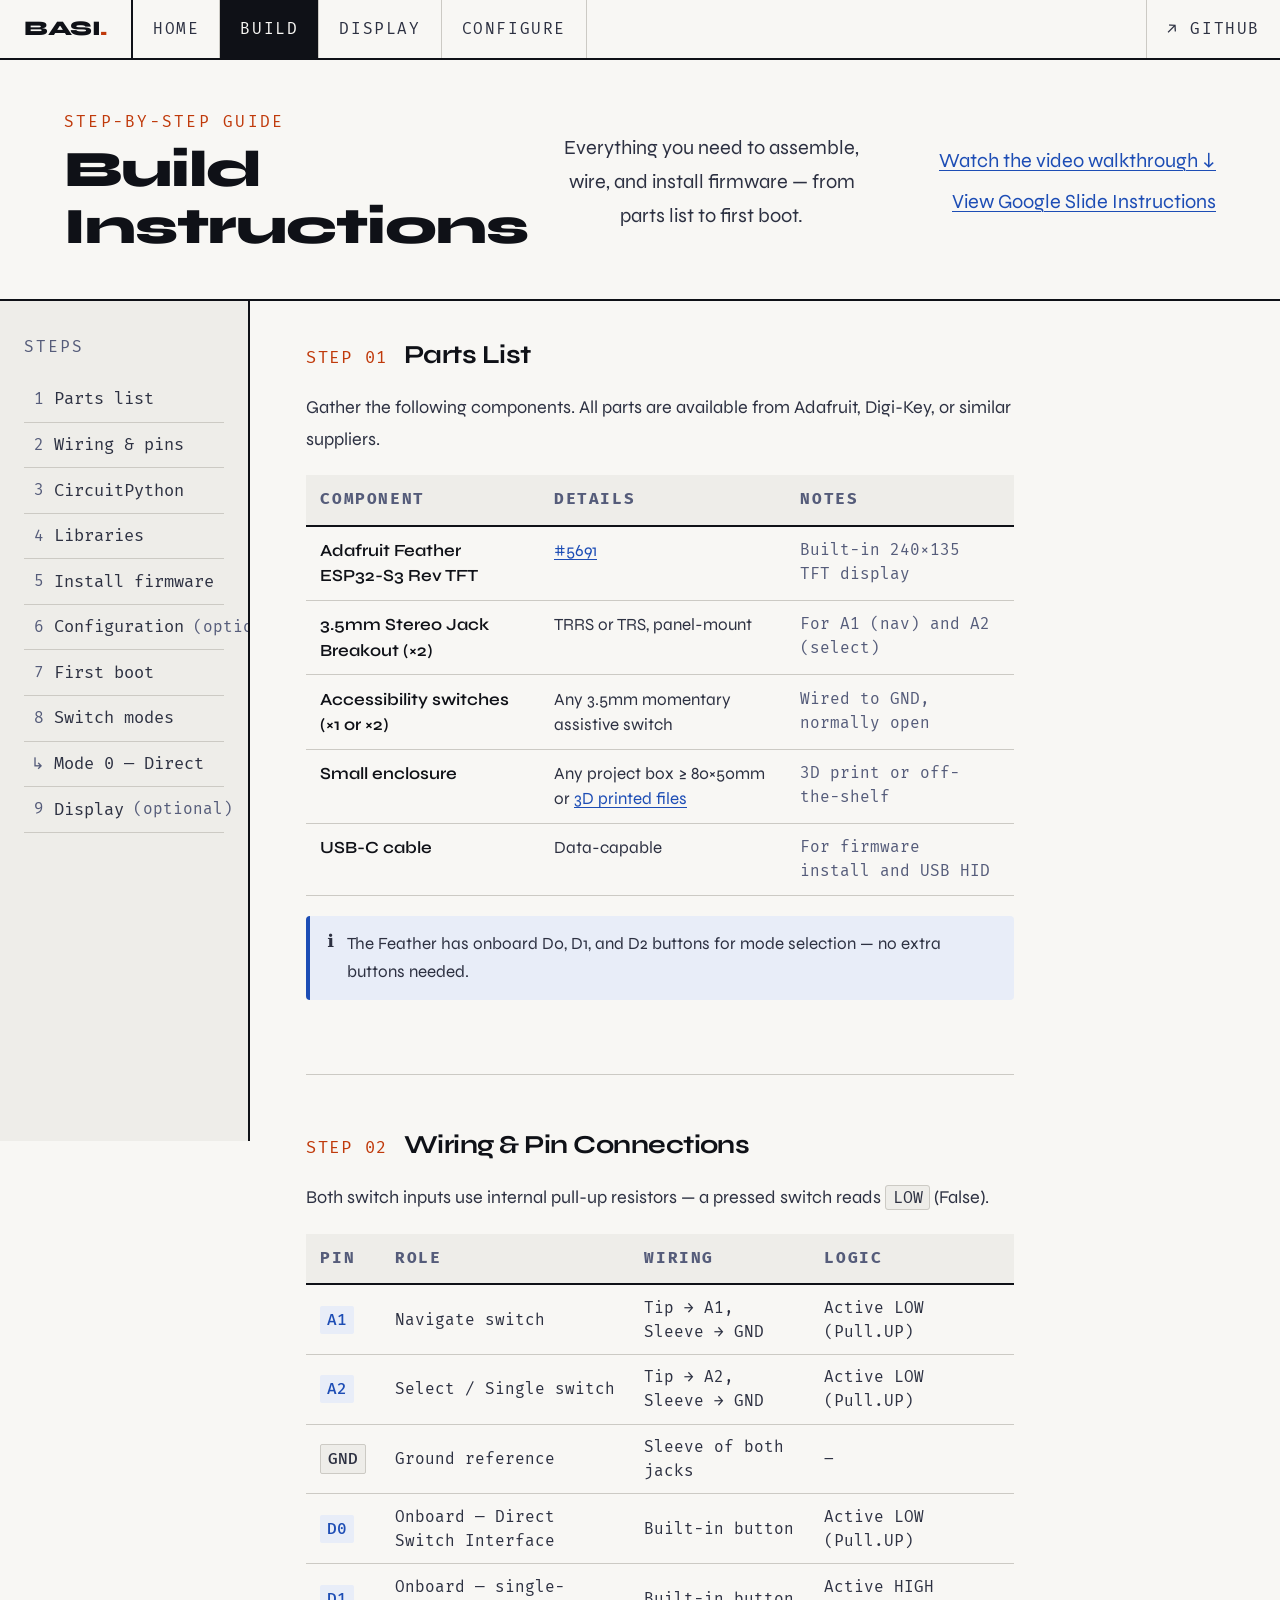
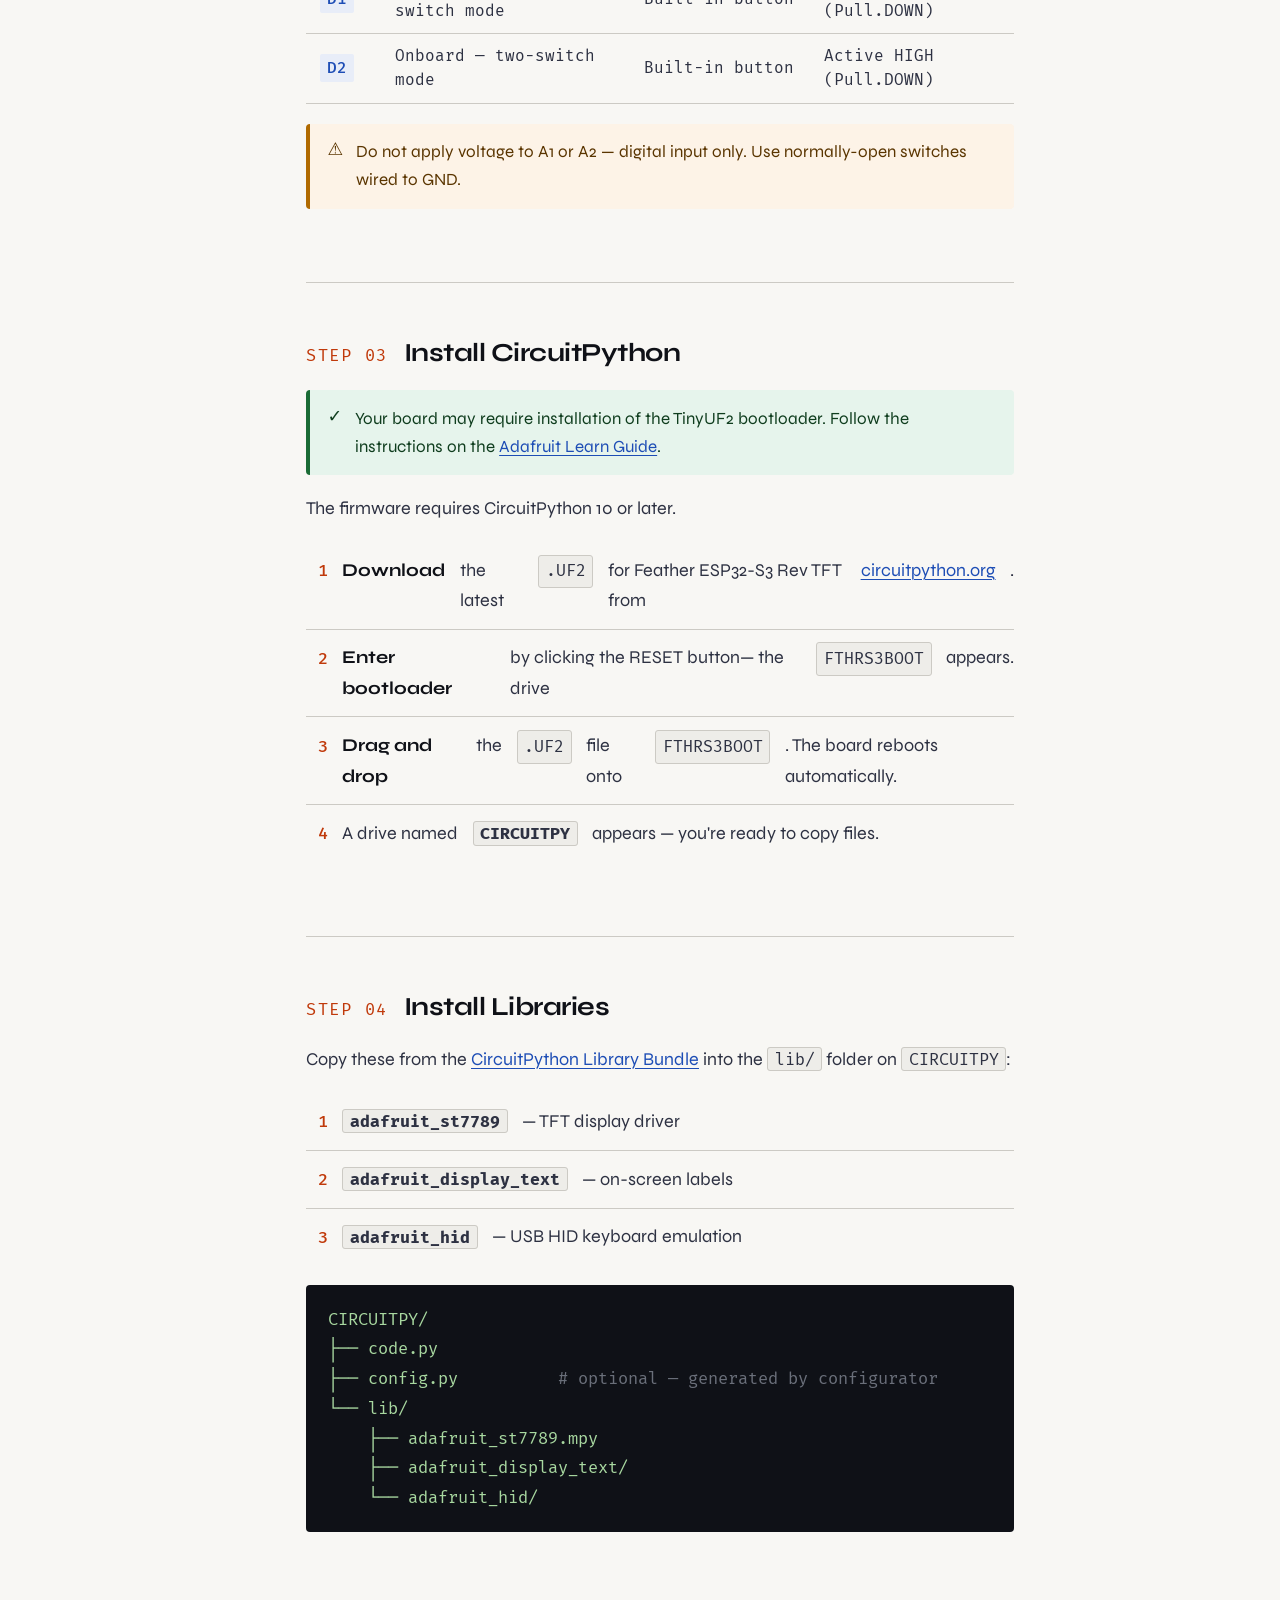
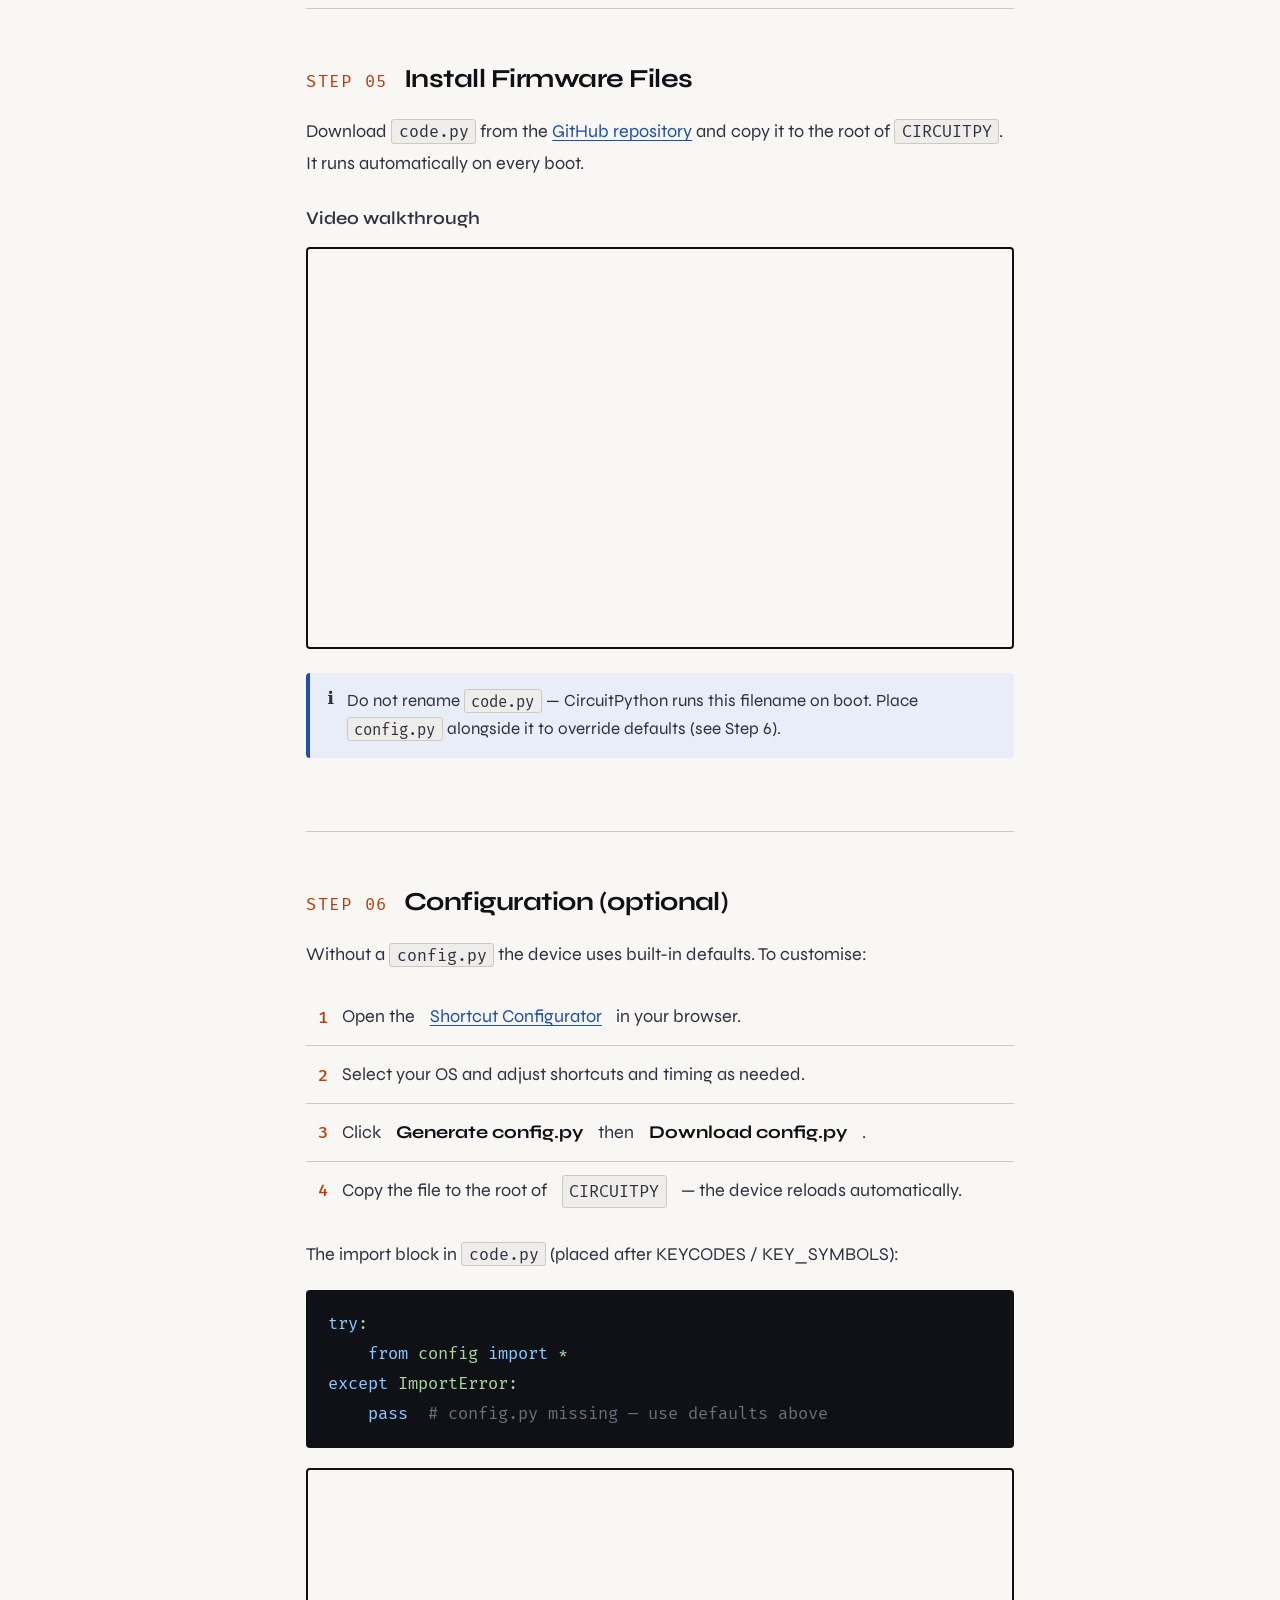
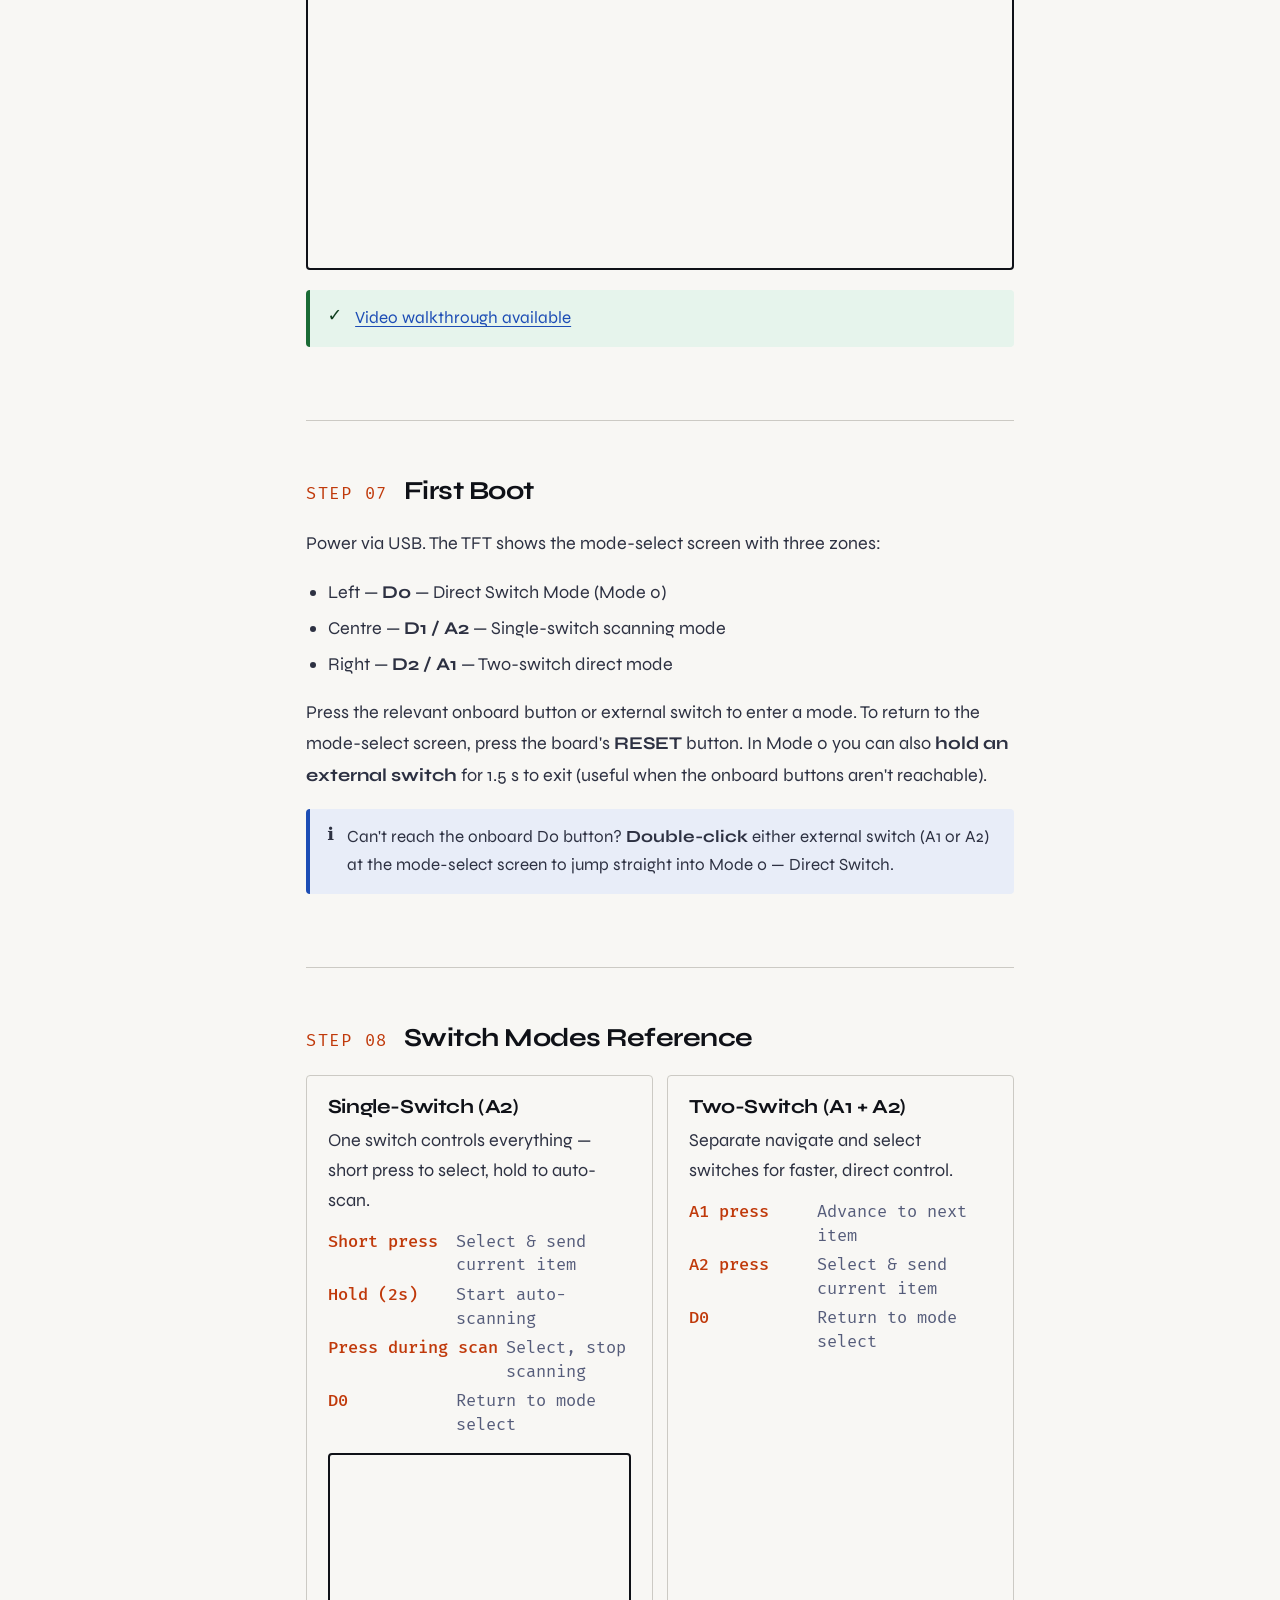
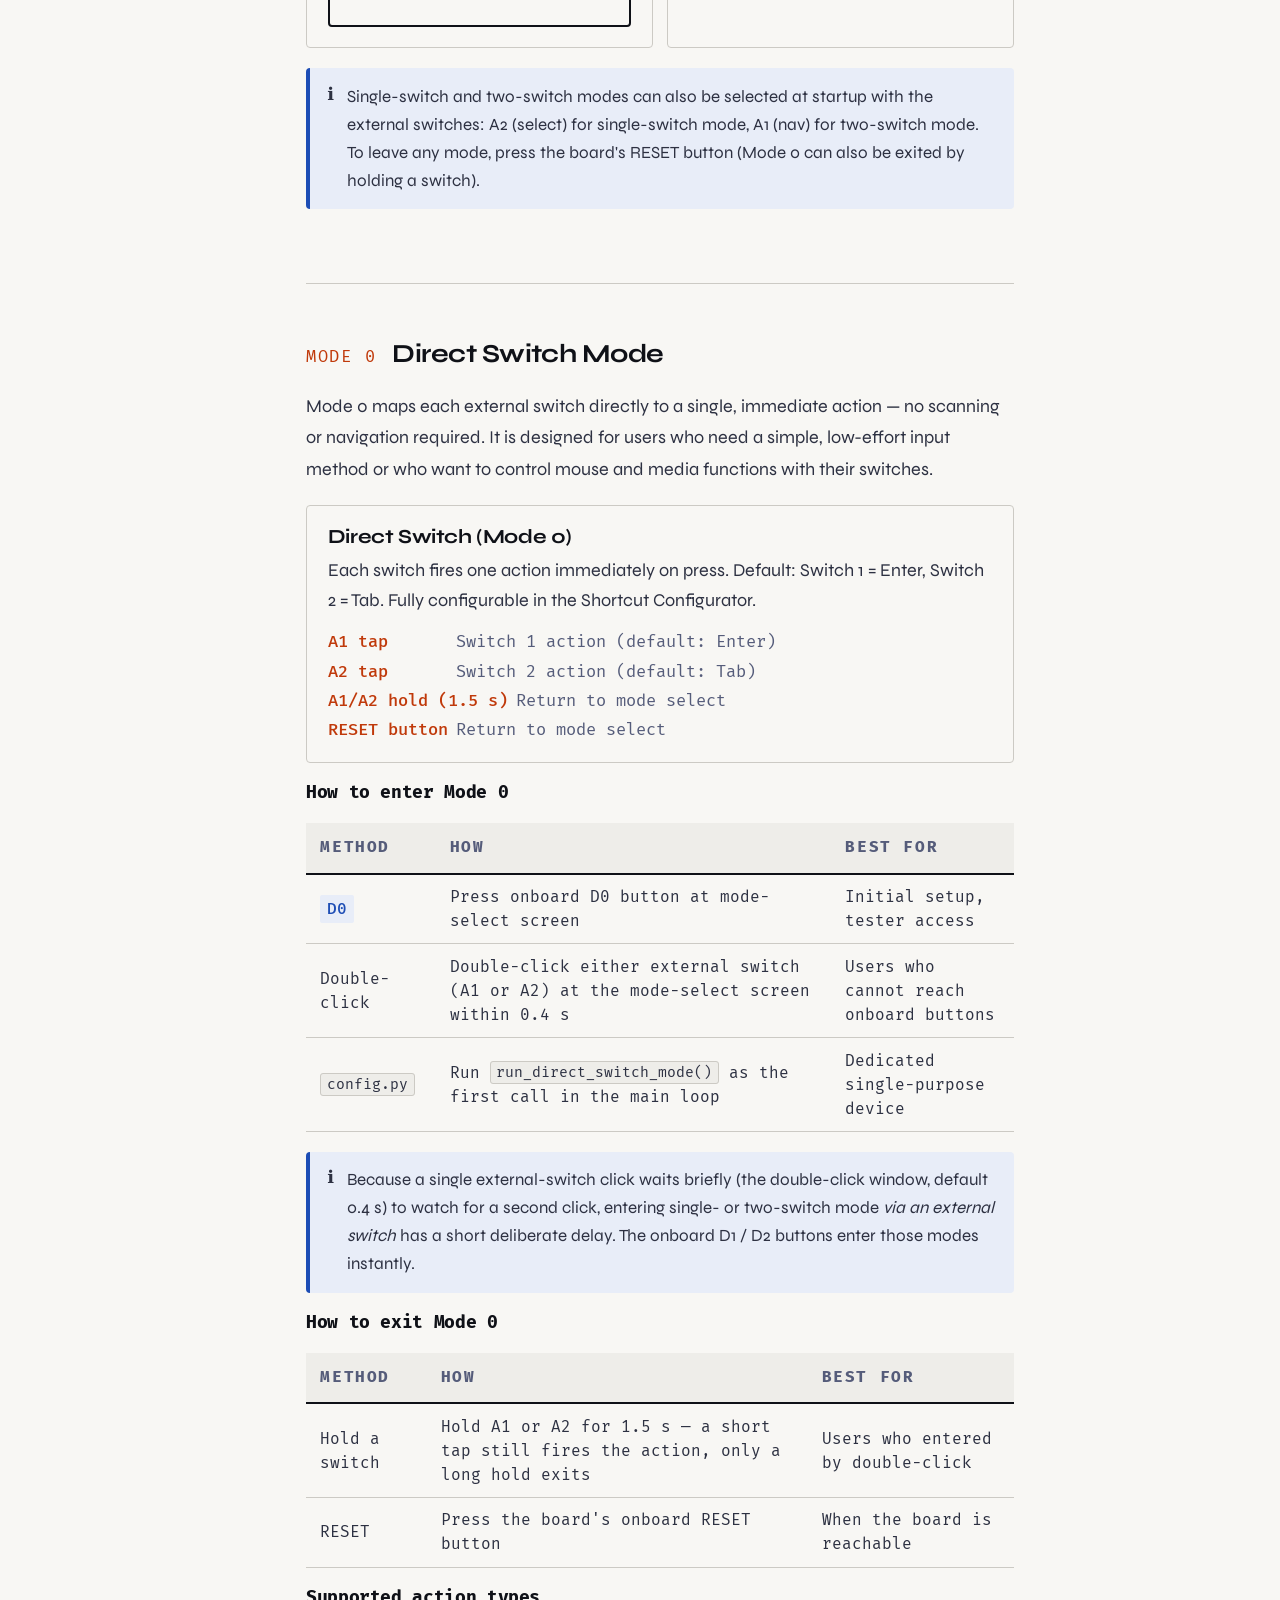
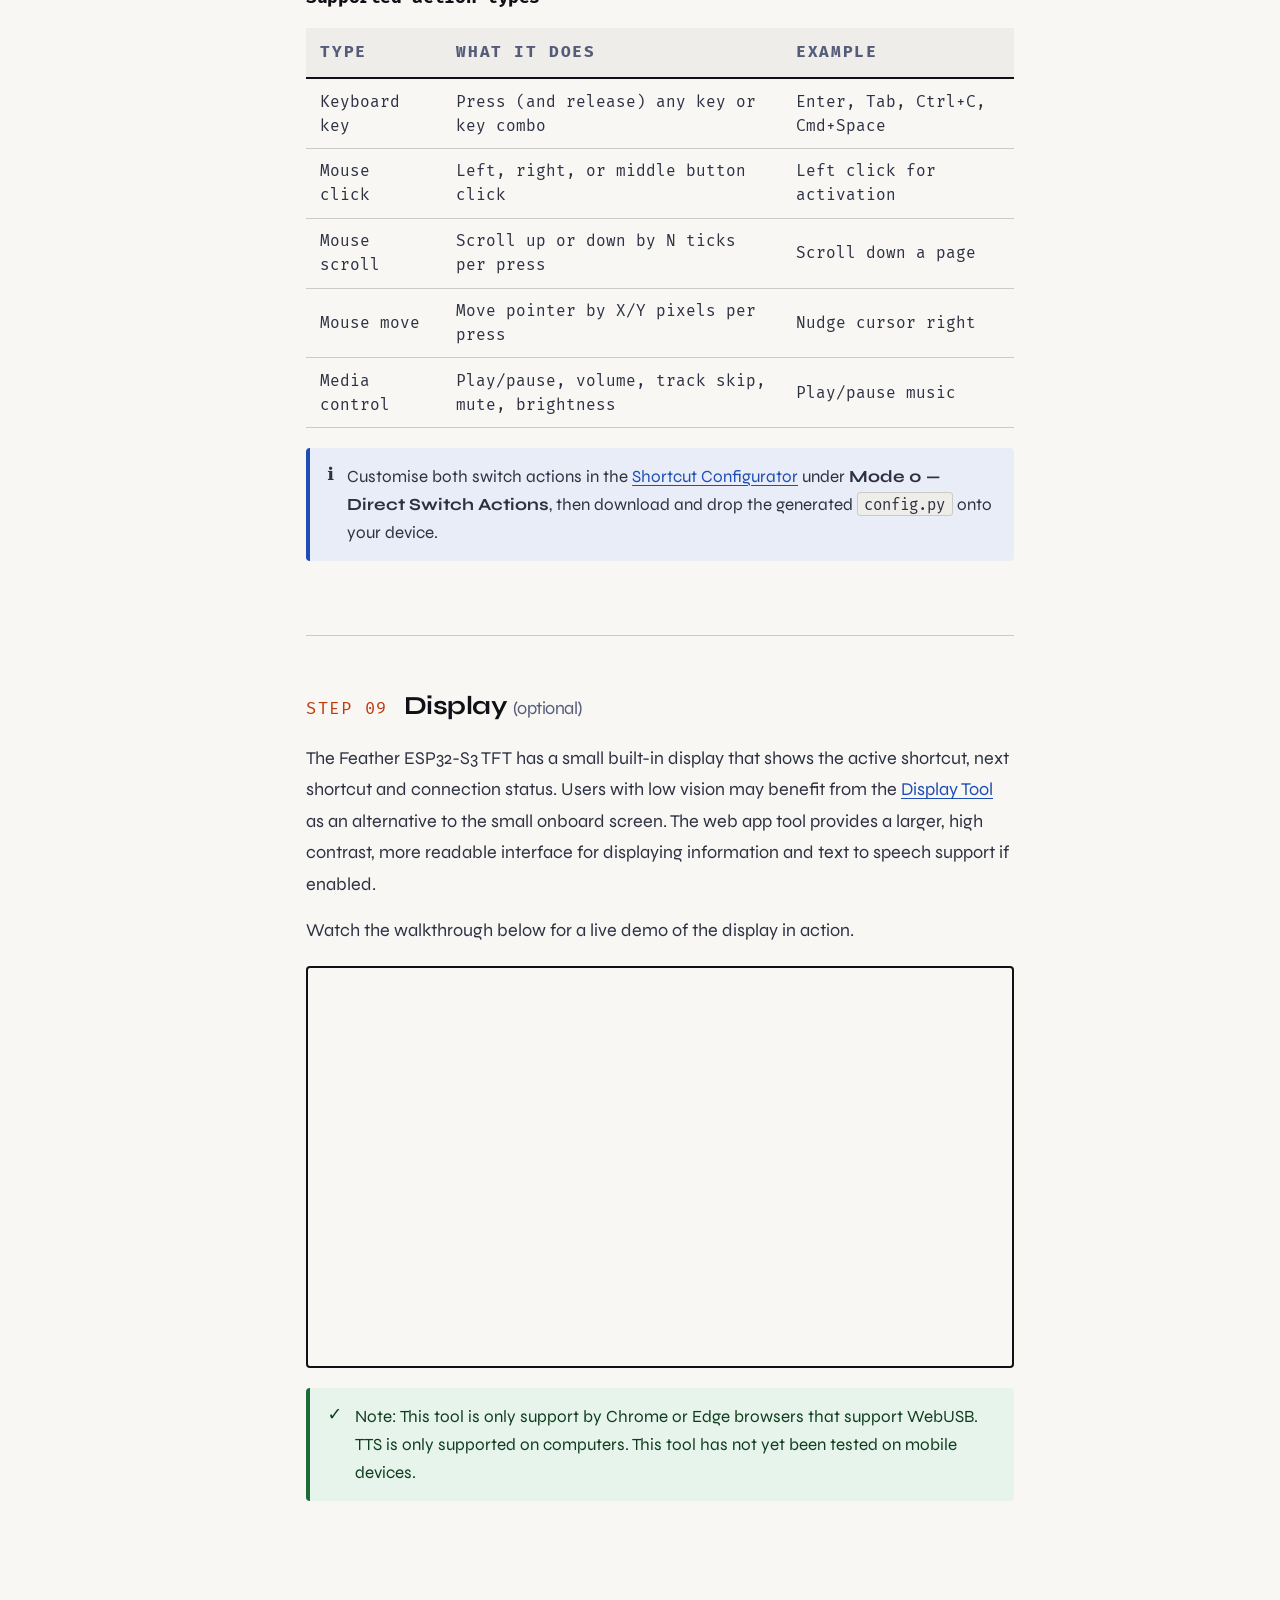
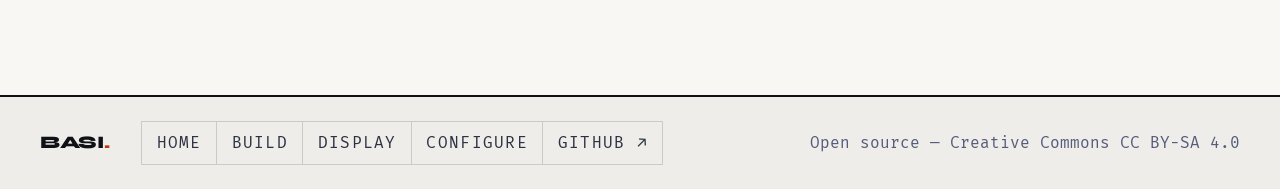
<file: docs/build.html>
<!DOCTYPE html>
<html lang="en">
<head>
<meta charset="UTF-8">
<meta name="viewport" content="width=device-width, initial-scale=1.0">
<title>Build Instructions — Blockly Accessible Switch Interface</title>
<meta name="description" content="Step-by-step build instructions for the Blockly Accessible Switch Interface.">
<link rel="preconnect" href="https://fonts.googleapis.com">
<link href="https://fonts.googleapis.com/css2?family=Syne:wght@400;600;700;800&family=Fira+Mono:wght@400;500&display=swap" rel="stylesheet">
<link rel="stylesheet" href="basi-shared.css">
<style>
/* ── LAYOUT ── */
.build-layout {
  display: grid;
  grid-template-columns: 250px 1fr;
  min-height: calc(100vh - var(--nav-h) - 200px);
}

/* ── STICKY STEP NAV ── */
.step-nav {
  border-right: 2px solid var(--ink);
  padding: 2rem 1.5rem;
  position: sticky;
  top: var(--nav-h);
  height: calc(100vh - var(--nav-h));
  overflow-y: auto;
  background: var(--tag-bg);
}
.step-nav-title {
  font-family: var(--ff-mono);
  font-size: var(--text-xs);
  letter-spacing: 0.12em;
  text-transform: uppercase;
  color: var(--ink3);
  margin-bottom: 1rem;
}
.step-nav-list { list-style: none; }
.step-nav-list a {
  display: flex;
  align-items: center;
  gap: 0.6rem;
  font-family: var(--ff-mono);
  font-size: var(--text-sm);
  color: var(--ink2);
  text-decoration: none;
  padding: 0.65rem 0;
  border-bottom: 1px solid var(--rule);
  transition: color var(--trans);
  line-height: 1.4;
}
.step-nav-list a:hover  { color: var(--accent); }
.step-num {
  font-size: var(--text-xs);
  color: var(--ink3);
  min-width: 20px;
  text-align: right;
  flex-shrink: 0;
}

/* ── BUILD CONTENT ── */
.build-content {
  padding: 2.5rem 3.5rem 4rem;
  max-width: 820px;
}

.build-step {
  margin-bottom: 3.5rem;
  padding-bottom: 3.5rem;
  border-bottom: 1px solid var(--rule);
}
.build-step:last-child { border-bottom: none; }

.step-header {
  display: flex;
  align-items: baseline;
  gap: 1rem;
  margin-bottom: 1.25rem;
}
.step-counter {
  font-family: var(--ff-mono);
  font-size: var(--text-sm);
  letter-spacing: 0.1em;
  text-transform: uppercase;
  color: var(--accent);
  white-space: nowrap;
  flex-shrink: 0;
}
.step-title {
  font-family: var(--ff-head);
  font-weight: 700;
  font-size: var(--text-2xl);
  letter-spacing: -0.02em;
}
.step-body {
  font-size: var(--text-base);
  color: var(--ink2);
  line-height: 1.8;
}
.step-body p { margin-bottom: 0.9rem; }
.step-body p:last-child { margin-bottom: 0; }

/* ── TABLES ── */
.parts-table, .pin-table {
  width: 100%;
  border-collapse: collapse;
  margin: 1.25rem 0;
  font-size: var(--text-sm);
}
.parts-table th, .pin-table th {
  font-family: var(--ff-mono);
  font-size: var(--text-xs);
  letter-spacing: 0.1em;
  text-transform: uppercase;
  color: var(--ink3);
  text-align: left;
  padding: 0.65rem 0.9rem;
  border-bottom: 2px solid var(--ink);
  background: var(--tag-bg);
}
.parts-table td {
  padding: 0.7rem 0.9rem;
  border-bottom: 1px solid var(--rule);
  vertical-align: top;
  line-height: 1.5;
}
.parts-table tr:hover td { background: var(--tag-bg); }
.parts-table td:first-child { font-weight: 600; color: var(--ink); }
.parts-table td:last-child  { color: var(--ink3); font-family: var(--ff-mono); font-size: var(--text-xs); }
.pin-table td {
  padding: 0.65rem 0.9rem;
  border-bottom: 1px solid var(--rule);
  font-family: var(--ff-mono);
  font-size: var(--text-xs);
  line-height: 1.5;
}
.pin-table tr:hover td { background: var(--tag-bg); }
.pin-tag {
  display: inline-block;
  font-size: var(--text-xs);
  padding: 2px 7px;
  border-radius: 2px;
  font-family: var(--ff-mono);
  font-weight: 500;
}
.pin-tag.gpio { background: #e8edf8; color: var(--accent2); }
.pin-tag.gnd  { background: var(--tag-bg); color: var(--ink2); border: 1px solid var(--rule); }

/* ── CODE BLOCK ── */
.code-block {
  background: var(--ink);
  color: #a8d8a0;
  font-family: var(--ff-mono);
  font-size: var(--text-sm);
  padding: 1.2rem 1.4rem;
  border-radius: 4px;
  overflow-x: auto;
  line-height: 1.75;
  margin: 1.25rem 0;
  white-space: pre;
  tab-size: 4;
}
.code-comment { color: #6a6f7a; }
.code-kw      { color: #88ccff; }

/* ── ORDERED STEPS ── */
.install-steps {
  counter-reset: install;
  list-style: none;
  padding: 0;
  margin: 1.1rem 0;
}
.install-steps li {
  counter-increment: install;
  display: flex;
  gap: 0.9rem;
  align-items: flex-start;
  padding: 0.8rem 0;
  border-bottom: 1px solid var(--rule);
  font-size: var(--text-base);
  color: var(--ink2);
  line-height: 1.7;
}
.install-steps li:last-child { border-bottom: none; }
.install-steps li::before {
  content: counter(install);
  font-family: var(--ff-mono);
  font-size: var(--text-sm);
  color: var(--accent);
  flex-shrink: 0;
  width: 22px;
  text-align: right;
  padding-top: 0.15rem;
  font-weight: 500;
}
.install-steps li strong { color: var(--ink); }
.install-steps li a { color: var(--accent2); }
.install-steps li a:hover { color: var(--accent); }

/* ── MODE CARDS ── */
.mode-grid { display: grid; grid-template-columns: 1fr 1fr; gap: 0.9rem; margin: 1.25rem 0; }
.mode-card {
  border: 1.5px solid var(--rule);
  border-radius: 4px;
  padding: 1.25rem 1.3rem;
  background: var(--surface);
}
.mode-card-title {
  font-family: var(--ff-head);
  font-weight: 700;
  font-size: var(--text-lg);
  margin-bottom: 0.5rem;
}
.mode-card-desc {
  font-size: var(--text-base);
  color: var(--ink2);
  line-height: 1.65;
  margin-bottom: 0.9rem;
}
.mode-card-actions { display: flex; flex-direction: column; gap: 0.35rem; }
.mode-action {
  font-family: var(--ff-mono);
  font-size: var(--text-sm);
  display: flex;
  gap: 0.5rem;
  line-height: 1.4;
}
.mode-action-key  { color: var(--accent); min-width: 120px; flex-shrink: 0; font-weight: 500; }
.mode-action-desc { color: var(--ink3); }

/* ── RESPONSIVE ── */
@media (max-width: 860px) {
  .build-layout { grid-template-columns: 1fr; }
  .step-nav { position: static; height: auto; border-right: none; border-bottom: 2px solid var(--ink); }
  .build-content { padding: 2rem 1.5rem; }
  .mode-grid { grid-template-columns: 1fr; }
}
</style>
</head>
<body>
<a href="#main-content" class="skip-link">Skip to main content</a>

<header role="banner">
  <nav class="site-nav" aria-label="Site navigation">
    <a href="index.html" class="nav-logo" aria-label="Blockly Accessible Switch Interface – home">BASI<span>.</span></a>
    <ul class="nav-links" role="list">
      <li><a href="index.html">Home</a></li>
      <li><a href="build.html" aria-current="page">Build</a></li>
      <li><a href="switch-interface-web-display.html">Display</a></li>
      <li><a href="blockly_shortcut_configurator.html">Configure</a></li>
    </ul>
    <a href="https://github.com/loretod/blockly_accessible_switch_interface"
       class="nav-gh" target="_blank" rel="noopener"
       aria-label="View source on GitHub (opens in new tab)">↗ GitHub</a>
  </nav>
</header>

<main id="main-content">

  <div class="page-header" style="display: grid; grid-template-columns: 1fr 1fr 1fr; align-items: center; gap: 1.5rem;">
    <div>
      <p class="page-header-label">Step-by-step guide</p>
      <h1>Build Instructions</h1>
    </div>
    <p class="page-header-desc" style="text-align: center; margin: 0;">Everything you need to assemble, wire, and install firmware — from parts list to first boot.</p>
    <div class="page-header-desc" style="display: flex; flex-direction: column; align-items: flex-end; gap: 0.4rem; margin: 0;">
      <a href="#video-walkthrough">Watch the video walkthrough ↓</a>
      <a href="https://docs.google.com/presentation/d/e/2PACX-1vRLB-ssaZ2lQKfzIOw7MU3ilnS_D7XAcPhWdcv4CS0tsQ7e1NFE6QulaQyW4kVeWO49AM5KeUvafYBN/pub?start=false&loop=false&delayms=3000">View Google Slide Instructions</a>
    </div>
  </div>

  <div class="build-layout">

    <nav class="step-nav" aria-label="Build steps">
      <p class="step-nav-title">Steps</p>
      <ol class="step-nav-list" role="list">
        <li><a href="#step-parts"><span class="step-num" aria-hidden="true">1</span>Parts list</a></li>
        <li><a href="#step-wiring"><span class="step-num" aria-hidden="true">2</span>Wiring &amp; pins</a></li>
        <li><a href="#step-circuitpython"><span class="step-num" aria-hidden="true">3</span>CircuitPython</a></li>
        <li><a href="#step-libraries"><span class="step-num" aria-hidden="true">4</span>Libraries</a></li>
        <li><a href="#step-firmware"><span class="step-num" aria-hidden="true">5</span>Install firmware</a></li>
        <li><a href="#step-config"><span class="step-num" aria-hidden="true">6</span>Configuration <span style="font-size: var(--text-xs); color: var(--ink3);">(optional)</span></a></li>
        <li><a href="#step-boot"><span class="step-num" aria-hidden="true">7</span>First boot</a></li>
        <li><a href="#step-modes"><span class="step-num" aria-hidden="true">8</span>Switch modes</a></li>
        <li><a href="#step-mode0"><span class="step-num" aria-hidden="true">↳</span>Mode 0 — Direct</a></li>
        <li><a href="#step-display"><span class="step-num" aria-hidden="true">9</span>Display <span style="font-size: var(--text-xs); color: var(--ink3);">(optional)</span></a></li>
      </ol>
    </nav>

    <div class="build-content">

      <section class="build-step" id="step-parts" aria-labelledby="heading-parts">
        <div class="step-header">
          <span class="step-counter">Step 01</span>
          <h2 class="step-title" id="heading-parts">Parts List</h2>
        </div>
        <div class="step-body">
          <p>Gather the following components. All parts are available from Adafruit, Digi-Key, or similar suppliers.</p>
          <table class="parts-table" aria-label="Parts list">
            <thead><tr><th scope="col">Component</th><th scope="col">Details</th><th scope="col">Notes</th></tr></thead>
            <tbody>
              <tr><td>Adafruit Feather ESP32-S3 Rev TFT</td><td><a href="https://www.adafruit.com/product/5691" target="_blank">#5691</a></td><td>Built-in 240×135 TFT display</td></tr>
              <tr><td>3.5mm Stereo Jack Breakout (×2)</td><td>TRRS or TRS, panel-mount</td><td>For A1 (nav) and A2 (select)</td></tr>
              <tr><td>Accessibility switches (×1 or ×2)</td><td>Any 3.5mm momentary assistive switch</td><td>Wired to GND, normally open</td></tr>
              <tr><td>Small enclosure</td><td>Any project box ≥ 80×50mm or <a href="https://www.printables.com/model/1533483-blockly-switch-interface" target="_blank">3D printed files</a></td><td>3D print or off-the-shelf</td></tr>
              <tr><td>USB-C cable</td><td>Data-capable</td><td>For firmware install and USB HID</td></tr>
            </tbody>
          </table>
          <div class="callout info" role="note">
            <span class="callout-icon" aria-hidden="true">ℹ</span>
            <span>The Feather has onboard D0, D1, and D2 buttons for mode selection — no extra buttons needed.</span>
          </div>
        </div>
      </section>

      <section class="build-step" id="step-wiring" aria-labelledby="heading-wiring">
        <div class="step-header">
          <span class="step-counter">Step 02</span>
          <h2 class="step-title" id="heading-wiring">Wiring &amp; Pin Connections</h2>
        </div>
        <div class="step-body">
          <p>Both switch inputs use internal pull-up resistors — a pressed switch reads <code>LOW</code> (False).</p>
          <table class="pin-table" aria-label="Pin connections">
            <thead><tr><th scope="col">Pin</th><th scope="col">Role</th><th scope="col">Wiring</th><th scope="col">Logic</th></tr></thead>
            <tbody>
              <tr><td><span class="pin-tag gpio">A1</span></td><td>Navigate switch</td><td>Tip → A1, Sleeve → GND</td><td>Active LOW (Pull.UP)</td></tr>
              <tr><td><span class="pin-tag gpio">A2</span></td><td>Select / Single switch</td><td>Tip → A2, Sleeve → GND</td><td>Active LOW (Pull.UP)</td></tr>
              <tr><td><span class="pin-tag gnd">GND</span></td><td>Ground reference</td><td>Sleeve of both jacks</td><td>–</td></tr>
              <tr><td><span class="pin-tag gpio">D0</span></td><td>Onboard — Direct Switch Interface</td><td>Built-in button</td><td>Active LOW (Pull.UP)</td></tr>
              <tr><td><span class="pin-tag gpio">D1</span></td><td>Onboard — single-switch mode</td><td>Built-in button</td><td>Active HIGH (Pull.DOWN)</td></tr>
              <tr><td><span class="pin-tag gpio">D2</span></td><td>Onboard — two-switch mode</td><td>Built-in button</td><td>Active HIGH (Pull.DOWN)</td></tr>
            </tbody>
          </table>
          <div class="callout warn" role="note">
            <span class="callout-icon" aria-hidden="true">⚠</span>
            <span>Do not apply voltage to A1 or A2 — digital input only. Use normally-open switches wired to GND.</span>
          </div>
        </div>
      </section>

      <section class="build-step" id="step-circuitpython" aria-labelledby="heading-cp">
        <div class="step-header">
          <span class="step-counter">Step 03</span>
          <h2 class="step-title" id="heading-cp">Install CircuitPython</h2>
        </div>
        <div class="step-body">
          <div class="callout success" role="note">
            <span class="callout-icon" aria-hidden="true">✓</span>
            <span>Your board may require installation of the TinyUF2 bootloader. Follow the instructions on the <a href="https://learn.adafruit.com/esp32-s3-reverse-tft-feather/update-tinyuf2-bootloader-for-circuitpython-10-4mb-boards-only" target="_blank" rel="noopener">Adafruit Learn Guide</a>.</span>
          </div>
          <p>The firmware requires CircuitPython 10 or later.</p>
          <ol class="install-steps" aria-label="CircuitPython installation steps">
            <li><strong>Download</strong> the latest <code>.UF2</code> for Feather ESP32-S3 Rev TFT from <a href="https://circuitpython.org/board/adafruit_feather_esp32s3_reverse_tft/" target="_blank" rel="noopener">circuitpython.org</a>.</li>
            <li><strong>Enter bootloader</strong> by clicking the RESET button— the drive <code>FTHRS3BOOT</code> appears.</li>
            <li><strong>Drag and drop</strong> the <code>.UF2</code> file onto <code>FTHRS3BOOT</code>. The board reboots automatically.</li>
            <li>A drive named <strong><code>CIRCUITPY</code></strong> appears — you're ready to copy files.</li>
          </ol>
        </div>
      </section>

      <section class="build-step" id="step-libraries" aria-labelledby="heading-libs">
        <div class="step-header">
          <span class="step-counter">Step 04</span>
          <h2 class="step-title" id="heading-libs">Install Libraries</h2>
        </div>
        <div class="step-body">
          <p>Copy these from the <a href="https://circuitpython.org/libraries" target="_blank" rel="noopener">CircuitPython Library Bundle</a> into the <code>lib/</code> folder on <code>CIRCUITPY</code>:</p>
          <ol class="install-steps" aria-label="Required libraries">
            <li><strong><code>adafruit_st7789</code></strong> — TFT display driver</li>
            <li><strong><code>adafruit_display_text</code></strong> — on-screen labels</li>
            <li><strong><code>adafruit_hid</code></strong> — USB HID keyboard emulation</li>
          </ol>
          <div class="code-block" role="region" aria-label="Required file structure on CIRCUITPY drive">CIRCUITPY/
├── code.py
├── config.py          <span class="code-comment"># optional — generated by configurator</span>
└── lib/
    ├── adafruit_st7789.mpy
    ├── adafruit_display_text/
    └── adafruit_hid/</div>
        </div>
      </section>

      <section class="build-step" id="step-firmware" aria-labelledby="heading-firmware">
        <div class="step-header">
          <span class="step-counter">Step 05</span>
          <h2 class="step-title" id="heading-firmware">Install Firmware Files</h2>
        </div>
        <div class="step-body">
          <p>Download <code>code.py</code> from the <a href="https://github.com/loretod/blockly_accessible_switch_interface" target="_blank" rel="noopener">GitHub repository</a> and copy it to the root of <code>CIRCUITPY</code>. It runs automatically on every boot.</p>

          <div id="video-walkthrough" style="margin: 1.5rem 0;">
            <p style="margin-bottom: 0.75rem; font-weight: 600;">Video walkthrough</p>
            <div style="position: relative; padding-bottom: 56.25%; height: 0; overflow: hidden; border: 2px solid var(--ink); border-radius: 4px;">
              <iframe
                src="https://www.youtube-nocookie.com/embed/pL-6bodNu7Q?start=31"
                title="Build walkthrough video"
                style="position: absolute; top: 0; left: 0; width: 100%; height: 100%; border: 0;"
                allow="accelerometer; autoplay; clipboard-write; encrypted-media; gyroscope; picture-in-picture"
                allowfullscreen
                loading="lazy">
              </iframe>
            </div>
          </div>

          <div class="callout info" role="note">
            <span class="callout-icon" aria-hidden="true">ℹ</span>
            <span>Do not rename <code>code.py</code> — CircuitPython runs this filename on boot. Place <code>config.py</code> alongside it to override defaults (see Step 6).</span>
          </div>
        </div>
      </section>

      <section class="build-step" id="step-config" aria-labelledby="heading-config">
        <div class="step-header">
          <span class="step-counter">Step 06</span>
          <h2 class="step-title" id="heading-config">Configuration (optional)</h2>
        </div>
        <div class="step-body">
          <p>Without a <code>config.py</code> the device uses built-in defaults. To customise:</p>
          <ol class="install-steps" aria-label="Configuration steps">
            <li>Open the <a href="blockly_shortcut_configurator.html">Shortcut Configurator</a> in your browser.</li>
            <li>Select your OS and adjust shortcuts and timing as needed.</li>
            <li>Click <strong>Generate config.py</strong> then <strong>Download config.py</strong>.</li>
            <li>Copy the file to the root of <code>CIRCUITPY</code> — the device reloads automatically.</li>
          </ol>
          <p>The import block in <code>code.py</code> (placed after KEYCODES / KEY_SYMBOLS):</p>
          <div class="code-block" role="region" aria-label="Config import code in code.py"><span class="code-kw">try</span>:
    <span class="code-kw">from</span> config <span class="code-kw">import</span> *
<span class="code-kw">except</span> ImportError:
    <span class="code-kw">pass</span>  <span class="code-comment"># config.py missing — use defaults above</span></div>
        </div>
          <div style="margin-top: 1rem; position: relative; padding-bottom: 56.25%; height: 0; overflow: hidden; border: 2px solid var(--ink); border-radius: 4px;">
            <iframe
              src="https://www.youtube.com/watch?v=kUqRWDpYum8"
              title="Using the configurator walkthrough"
              style="position: absolute; top: 0; left: 0; width: 100%; height: 100%; border: 0;"
              allow="accelerometer; autoplay; clipboard-write; gyroscope; picture-in-picture"
              allowfullscreen
              loading="lazy">
            </iframe>
          </div>
      <span class="callout success" role="note" style="margin-top: 1.25rem;">
            <span class="callout-icon" aria-hidden="true">✓</span>
            <span><a href="https://www.youtube.com/watch?v=kUqRWDpYum8" target="_blank">Video walkthrough available</a></span>
          </span>
      </section>

      <section class="build-step" id="step-boot" aria-labelledby="heading-boot">
        <div class="step-header">
          <span class="step-counter">Step 07</span>
          <h2 class="step-title" id="heading-boot">First Boot</h2>
        </div>
        <div class="step-body">
          <p>Power via USB. The TFT shows the mode-select screen with three zones:</p>
          <ul style="margin:0.9rem 0 0.9rem 1.4rem;font-size:var(--text-base);color:var(--ink2);line-height:2">
            <li>Left — <strong>D0</strong> — Direct Switch Mode (Mode 0)</li>
            <li>Centre — <strong>D1 / A2</strong> — Single-switch scanning mode</li>
            <li>Right — <strong>D2 / A1</strong> — Two-switch direct mode</li>
          </ul>
          <p>Press the relevant onboard button or external switch to enter a mode. To return to the mode-select screen, press the board's <strong>RESET</strong> button. In Mode 0 you can also <strong>hold an external switch</strong> for 1.5 s to exit (useful when the onboard buttons aren't reachable).</p>
          <div class="callout info" role="note">
            <span class="callout-icon" aria-hidden="true">ℹ</span>
            <span>Can't reach the onboard D0 button? <strong>Double-click</strong> either external switch (A1 or A2) at the mode-select screen to jump straight into Mode 0 — Direct Switch.</span>
          </div>
        </div>
      </section>

      <section class="build-step" id="step-modes" aria-labelledby="heading-modes">
        <div class="step-header">
          <span class="step-counter">Step 08</span>
          <h2 class="step-title" id="heading-modes">Switch Modes Reference</h2>
        </div>
        <div class="step-body">
          <div class="mode-grid" role="list">
            <div class="mode-card" role="listitem">
              <h3 class="mode-card-title">Single-Switch (A2)</h3>
              <p class="mode-card-desc">One switch controls everything — short press to select, hold to auto-scan.</p>
              <div class="mode-card-actions" aria-label="Single-switch actions">
                <div class="mode-action"><span class="mode-action-key">Short press</span><span class="mode-action-desc">Select &amp; send current item</span></div>
                <div class="mode-action"><span class="mode-action-key">Hold (2s)</span><span class="mode-action-desc">Start auto-scanning</span></div>
                <div class="mode-action"><span class="mode-action-key">Press during scan</span><span class="mode-action-desc">Select, stop scanning</span></div>
                <div class="mode-action"><span class="mode-action-key">D0</span><span class="mode-action-desc">Return to mode select</span></div>
              </div>

              <div style="margin-top: 1rem; position: relative; padding-bottom: 56.25%; height: 0; overflow: hidden; border: 2px solid var(--ink); border-radius: 4px;">
                <iframe
                  src="https://www.youtube-nocookie.com/embed/B0vuADNwNLM"
                  title="Single-switch mode walkthrough"
                  style="position: absolute; top: 0; left: 0; width: 100%; height: 100%; border: 0;"
                  allow="accelerometer; autoplay; clipboard-write; encrypted-media; gyroscope; picture-in-picture"
                  allowfullscreen
                  loading="lazy">
                </iframe>
              </div>

            </div>
            <div class="mode-card" role="listitem">
              <h3 class="mode-card-title">Two-Switch (A1 + A2)</h3>
              <p class="mode-card-desc">Separate navigate and select switches for faster, direct control.</p>
              <div class="mode-card-actions" aria-label="Two-switch actions">
                <div class="mode-action"><span class="mode-action-key">A1 press</span><span class="mode-action-desc">Advance to next item</span></div>
                <div class="mode-action"><span class="mode-action-key">A2 press</span><span class="mode-action-desc">Select &amp; send current item</span></div>
                <div class="mode-action"><span class="mode-action-key">D0</span><span class="mode-action-desc">Return to mode select</span></div>
              </div>
              <div style="padding-bottom: 56.25%; position: relative;"><iframe width="100%" height="100%" src="https://www.youtube.com/embed/QwC549p94Gs" allow="accelerometer; autoplay; encrypted-media; gyroscope; picture-in-picture; fullscreen" title="Media Embed" style="position: absolute; top: 0px; left: 0px; width: 100%; height: 100%; border: 0px;"><small>Powered by <a href="https://embed.tube/embed-code-generator/youtube/">youtube embed code generator</a></small></iframe></div>
            </div>
          </div>
          <div class="callout info" role="note">
            <span class="callout-icon" aria-hidden="true">ℹ</span>
            <span>Single-switch and two-switch modes can also be selected at startup with the external switches: A2 (select) for single-switch mode, A1 (nav) for two-switch mode. To leave any mode, press the board's RESET button (Mode 0 can also be exited by holding a switch).</span>
          </div>
        </div>
      </section>

      <section class="build-step" id="step-mode0" aria-labelledby="heading-mode0">
        <div class="step-header">
          <span class="step-counter">Mode 0</span>
          <h2 class="step-title" id="heading-mode0">Direct Switch Mode</h2>
        </div>
        <div class="step-body">
          <p>Mode 0 maps each external switch directly to a single, immediate action — no scanning or navigation required. It is designed for users who need a simple, low-effort input method or who want to control mouse and media functions with their switches.</p>

          <div class="mode-grid" role="list" style="grid-template-columns:1fr">
            <div class="mode-card" role="listitem">
              <h3 class="mode-card-title">Direct Switch (Mode 0)</h3>
              <p class="mode-card-desc">Each switch fires one action immediately on press. Default: Switch 1 = Enter, Switch 2 = Tab. Fully configurable in the Shortcut Configurator.</p>
              <div class="mode-card-actions" aria-label="Mode 0 actions">
                <div class="mode-action"><span class="mode-action-key">A1 tap</span><span class="mode-action-desc">Switch 1 action (default: Enter)</span></div>
                <div class="mode-action"><span class="mode-action-key">A2 tap</span><span class="mode-action-desc">Switch 2 action (default: Tab)</span></div>
                <div class="mode-action"><span class="mode-action-key">A1/A2 hold (1.5 s)</span><span class="mode-action-desc">Return to mode select</span></div>
                <div class="mode-action"><span class="mode-action-key">RESET button</span><span class="mode-action-desc">Return to mode select</span></div>
              </div>
            </div>
          </div>

          <h3 style="font-family:var(--ff-mono);font-size:var(--text-base);margin:1.25rem 0 0.6rem;color:var(--ink)">How to enter Mode 0</h3>
          <table class="pin-table" aria-label="Ways to enter Mode 0">
            <thead><tr><th scope="col">Method</th><th scope="col">How</th><th scope="col">Best for</th></tr></thead>
            <tbody>
              <tr><td><span class="pin-tag gpio">D0</span></td><td>Press onboard D0 button at mode-select screen</td><td>Initial setup, tester access</td></tr>
              <tr><td>Double-click</td><td>Double-click either external switch (A1 or A2) at the mode-select screen within 0.4 s</td><td>Users who cannot reach onboard buttons</td></tr>
              <tr><td><code>config.py</code></td><td>Run <code>run_direct_switch_mode()</code> as the first call in the main loop</td><td>Dedicated single-purpose device</td></tr>
            </tbody>
          </table>
          <div class="callout info" role="note" style="margin-top:0.9rem">
            <span class="callout-icon" aria-hidden="true">ℹ</span>
            <span>Because a single external-switch click waits briefly (the double-click window, default 0.4 s) to watch for a second click, entering single- or two-switch mode <em>via an external switch</em> has a short deliberate delay. The onboard D1 / D2 buttons enter those modes instantly.</span>
          </div>

          <h3 style="font-family:var(--ff-mono);font-size:var(--text-base);margin:1.25rem 0 0.6rem;color:var(--ink)">How to exit Mode 0</h3>
          <table class="pin-table" aria-label="Ways to exit Mode 0">
            <thead><tr><th scope="col">Method</th><th scope="col">How</th><th scope="col">Best for</th></tr></thead>
            <tbody>
              <tr><td>Hold a switch</td><td>Hold A1 or A2 for 1.5 s — a short tap still fires the action, only a long hold exits</td><td>Users who entered by double-click</td></tr>
              <tr><td>RESET</td><td>Press the board's onboard RESET button</td><td>When the board is reachable</td></tr>
            </tbody>
          </table>

          <h3 style="font-family:var(--ff-mono);font-size:var(--text-base);margin:1.25rem 0 0.6rem;color:var(--ink)">Supported action types</h3>
          <table class="pin-table" aria-label="Mode 0 action types">
            <thead><tr><th scope="col">Type</th><th scope="col">What it does</th><th scope="col">Example</th></tr></thead>
            <tbody>
              <tr><td>Keyboard key</td><td>Press (and release) any key or key combo</td><td>Enter, Tab, Ctrl+C, Cmd+Space</td></tr>
              <tr><td>Mouse click</td><td>Left, right, or middle button click</td><td>Left click for activation</td></tr>
              <tr><td>Mouse scroll</td><td>Scroll up or down by N ticks per press</td><td>Scroll down a page</td></tr>
              <tr><td>Mouse move</td><td>Move pointer by X/Y pixels per press</td><td>Nudge cursor right</td></tr>
              <tr><td>Media control</td><td>Play/pause, volume, track skip, mute, brightness</td><td>Play/pause music</td></tr>
            </tbody>
          </table>

          <div class="callout info" role="note" style="margin-top:1.1rem">
            <span class="callout-icon" aria-hidden="true">ℹ</span>
            <span>Customise both switch actions in the <a href="blockly_shortcut_configurator.html">Shortcut Configurator</a> under <strong>Mode 0 — Direct Switch Actions</strong>, then download and drop the generated <code>config.py</code> onto your device.</span>
          </div>
        </div>
      </section>

      <section class="build-step" id="step-display" aria-labelledby="heading-display">
        <div class="step-header">
          <span class="step-counter">Step 09</span>
          <h2 class="step-title" id="heading-display">Display <span style="font-size: var(--text-base); font-weight: 400; color: var(--ink3);">(optional)</span></h2>
        </div>
        <div class="step-body">
          <p>The Feather ESP32-S3 TFT has a small built-in display that shows the active shortcut, next shortcut and connection status. Users with low vision may benefit from the <a href="/switch-interface-web-display.html"> Display Tool</a> as an alternative to the small onboard screen. The web app tool provides a larger, high contrast, more readable interface for displaying information and text to speech support if enabled.</p>
          <p>Watch the walkthrough below for a live demo of the display in action.</p>
          <div style="position: relative; padding-bottom: 56.25%; height: 0; overflow: hidden; border: 2px solid var(--ink); border-radius: 4px; margin: 1.25rem 0;">
            <iframe
              src="https://www.youtube-nocookie.com/embed/4wwDCTYM0XI"
              title="Display walkthrough"
              style="position: absolute; top: 0; left: 0; width: 100%; height: 100%; border: 0;"
              allow="accelerometer; autoplay; clipboard-write; encrypted-media; gyroscope; picture-in-picture"
              allowfullscreen
              loading="lazy">
            </iframe>
          </div>
          <div class="callout success" role="note">
            <span class="callout-icon" aria-hidden="true">✓</span>
            <span>Note: This tool is only support by Chrome or Edge browsers that support WebUSB. TTS is only supported on computers. This tool has not yet been tested on mobile devices.</span>
          </div>
        </div>
      </section>

    </div>
  </div>
</main>

<footer class="site-footer" role="contentinfo">
  <div class="footer-brand">BASI<span>.</span></div>
  <nav aria-label="Footer navigation">
    <ul class="footer-links" role="list">
      <li><a href="index.html">Home</a></li>
      <li><a href="build.html">Build</a></li>
      <li><a href="switch-interface-web-display.html">Display</a></li>
      <li><a href="blockly_shortcut_configurator.html">Configure</a></li>
      <li><a href="https://github.com/loretod/blockly_accessible_switch_interface" target="_blank" rel="noopener" aria-label="GitHub repository (opens in new tab)">GitHub ↗</a></li>
    </ul>
  </nav>
  <p class="footer-copy">Open source — Creative Commons CC BY-SA 4.0</p>
</footer>
</body>
</html>
</file>
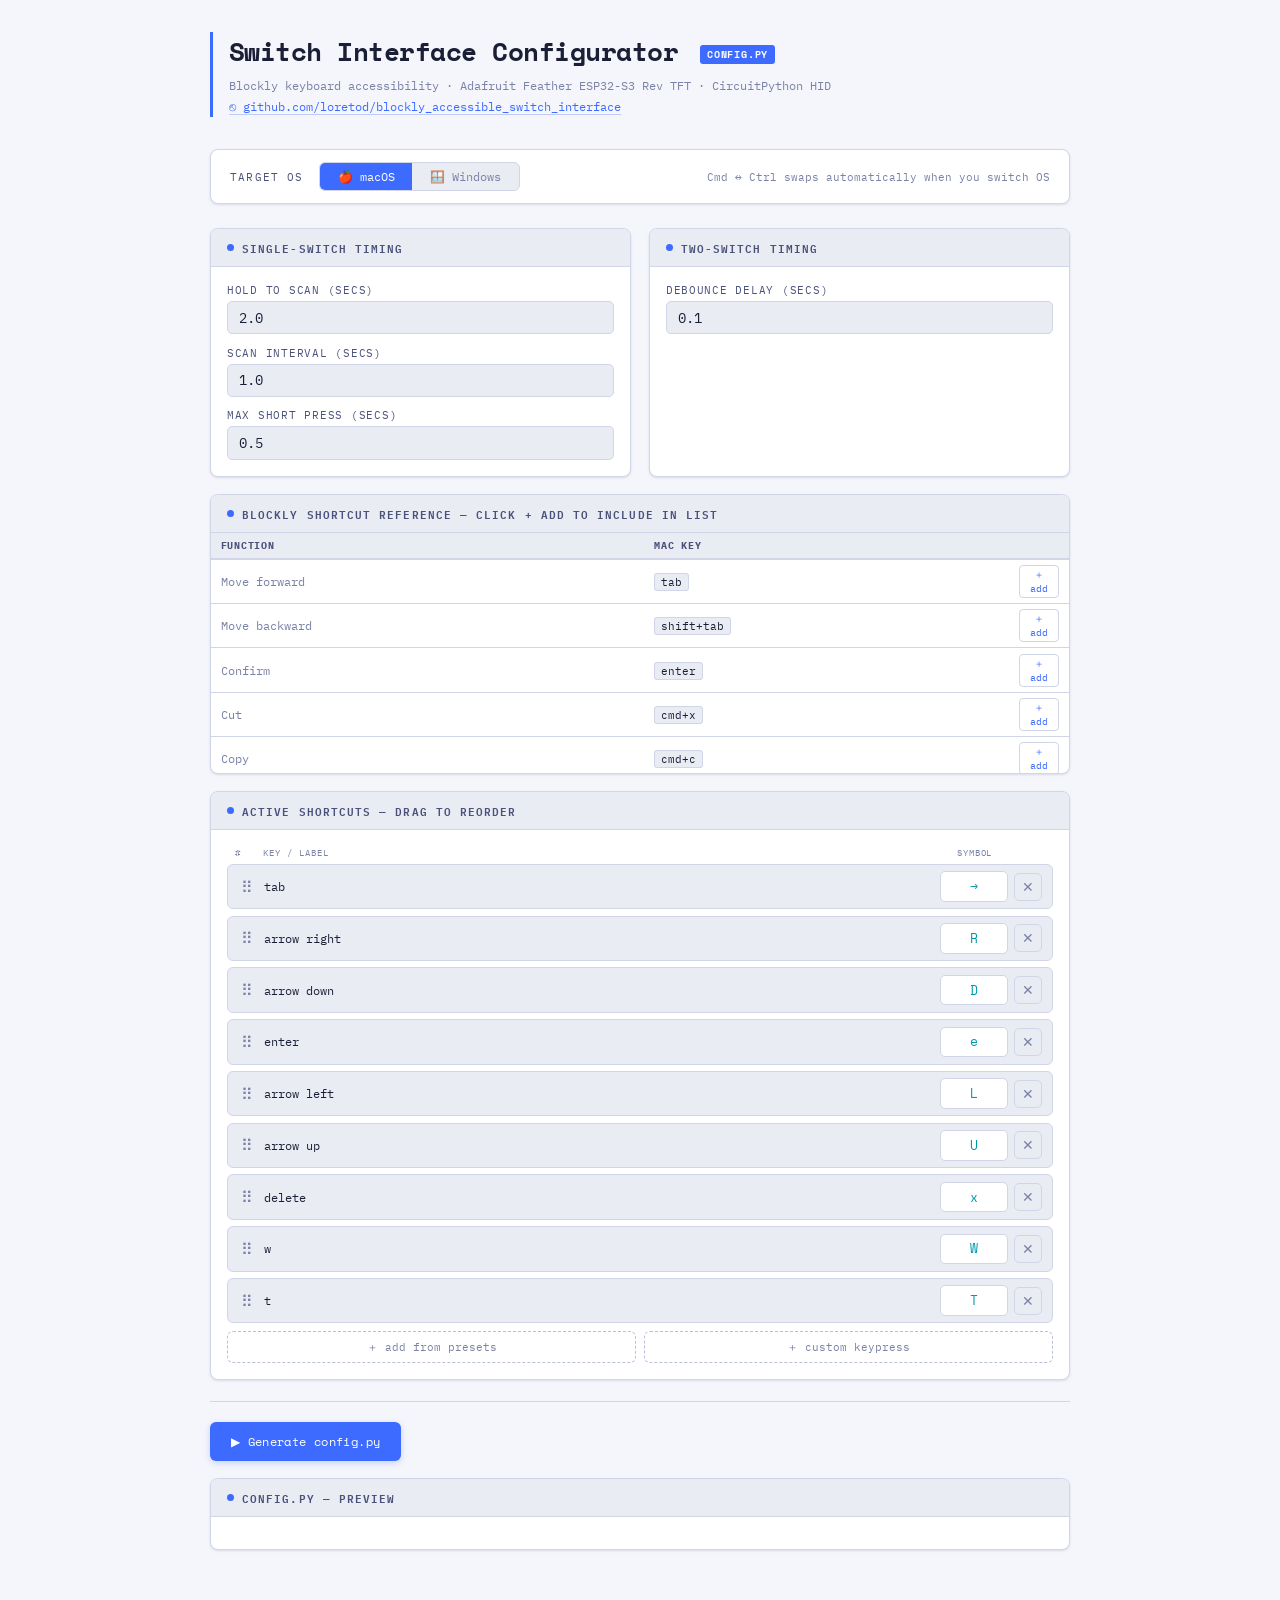
<file: Firmware/blockly_shortcut_configurator.html>
<!DOCTYPE html>
<html lang="en">
<head>
<meta charset="UTF-8">
<meta name="viewport" content="width=device-width, initial-scale=1.0">
<title>Blockly Switch Interface Configurator</title>
<link href="https://fonts.googleapis.com/css2?family=IBM+Plex+Mono:wght@400;500;600&family=Space+Mono:wght@400;700&display=swap" rel="stylesheet">
<style>
  :root {
    --bg:        #f4f6fb;
    --surface:   #eaecf4;
    --card:      #ffffff;
    --border:    #d0d5e8;
    --border2:   #b8bfd6;
    --accent:    #3d6bff;
    --accent2:   #0099aa;
    --warn:      #e03b3b;
    --text:      #1a1f36;
    --muted:     #7a82a6;
    --label:     #4a517a;
    --drag-over: rgba(61,107,255,0.07);
    --shadow:    0 1px 3px rgba(30,40,90,0.08), 0 1px 2px rgba(30,40,90,0.05);
  }

  * { box-sizing: border-box; margin: 0; padding: 0; }

  body {
    font-family: 'IBM Plex Mono', monospace;
    background: var(--bg);
    color: var(--text);
    min-height: 100vh;
    padding: 2rem 1rem 4rem;
  }

  /* ── HEADER ─────────────────────────────── */
  header {
    max-width: 860px;
    margin: 0 auto 2rem;
    border-left: 3px solid var(--accent);
    padding-left: 1rem;
  }
  header h1 {
    font-family: 'Space Mono', monospace;
    font-size: clamp(1.1rem, 3vw, 1.6rem);
    letter-spacing: -0.02em;
    color: var(--text);
  }
  header p {
    font-size: 0.77rem;
    color: var(--muted);
    margin-top: 0.3rem;
    line-height: 1.7;
  }
  header a {
    color: var(--accent);
    text-decoration: none;
    border-bottom: 1px solid rgba(61,107,255,0.3);
    transition: border-color 0.15s;
  }
  header a:hover { border-color: var(--accent); }
  .badge {
    display: inline-block;
    font-size: 0.62rem;
    padding: 2px 7px;
    border-radius: 3px;
    background: var(--accent);
    color: #fff;
    letter-spacing: 0.08em;
    text-transform: uppercase;
    vertical-align: middle;
    margin-left: 0.4rem;
  }

  /* ── OS TOGGLE ───────────────────────────── */
  .os-bar {
    max-width: 860px;
    margin: 0 auto 1.5rem;
    display: flex;
    align-items: center;
    gap: 1rem;
    background: var(--card);
    border: 1px solid var(--border);
    border-radius: 8px;
    padding: 0.75rem 1.2rem;
    box-shadow: var(--shadow);
    flex-wrap: wrap;
  }
  .os-bar-label {
    font-size: 0.7rem;
    text-transform: uppercase;
    letter-spacing: 0.1em;
    color: var(--label);
    white-space: nowrap;
  }
  .os-toggle {
    display: flex;
    background: var(--surface);
    border: 1px solid var(--border);
    border-radius: 6px;
    overflow: hidden;
  }
  .os-toggle input[type="radio"] { display: none; }
  .os-toggle label {
    padding: 0.4rem 1.1rem;
    font-size: 0.75rem;
    cursor: pointer;
    color: var(--muted);
    transition: background 0.15s, color 0.15s;
    user-select: none;
    white-space: nowrap;
    font-family: 'IBM Plex Mono', monospace;
  }
  .os-toggle input[type="radio"]:checked + label {
    background: var(--accent);
    color: #fff;
  }
  .os-note {
    font-size: 0.68rem;
    color: var(--muted);
    margin-left: auto;
  }

  /* ── LAYOUT ──────────────────────────────── */
  .layout {
    max-width: 860px;
    margin: 0 auto;
    display: grid;
    grid-template-columns: 1fr 1fr;
    gap: 1.1rem;
  }
  @media (max-width: 650px) {
    .layout { grid-template-columns: 1fr; }
    .os-note { display: none; }
  }

  /* ── PANEL / CARD ────────────────────────── */
  .panel {
    background: var(--card);
    border: 1px solid var(--border);
    border-radius: 8px;
    overflow: hidden;
    box-shadow: var(--shadow);
  }
  .panel-header {
    background: var(--surface);
    border-bottom: 1px solid var(--border);
    padding: 0.55rem 1rem;
    display: flex;
    align-items: center;
    gap: 0.5rem;
    font-size: 0.67rem;
    text-transform: uppercase;
    letter-spacing: 0.1em;
    color: var(--label);
    font-weight: 600;
  }
  .panel-header .dot {
    width: 7px; height: 7px;
    border-radius: 50%;
    background: var(--accent);
    flex-shrink: 0;
  }
  .panel-body { padding: 1rem; }

  /* ── TIMING INPUTS ───────────────────────── */
  .timing-grid { display: grid; gap: 0.7rem; }
  .field-row { display: flex; flex-direction: column; gap: 0.25rem; }
  .field-row label {
    font-size: 0.66rem;
    color: var(--label);
    text-transform: uppercase;
    letter-spacing: 0.07em;
  }
  .field-row input[type="number"] {
    width: 100%;
    background: var(--surface);
    border: 1px solid var(--border);
    border-radius: 5px;
    color: var(--text);
    font-family: 'IBM Plex Mono', monospace;
    font-size: 0.85rem;
    padding: 0.42rem 0.7rem;
    transition: border-color 0.15s, box-shadow 0.15s;
    -moz-appearance: textfield;
  }
  .field-row input[type="number"]:focus {
    outline: none;
    border-color: var(--accent);
    box-shadow: 0 0 0 3px rgba(61,107,255,0.1);
  }
  .field-row input[type="number"]::-webkit-inner-spin-button,
  .field-row input[type="number"]::-webkit-outer-spin-button { -webkit-appearance: none; }

  /* ── KEYCODE LIST ────────────────────────── */
  .full-width { grid-column: 1 / -1; }

  #keycode-list {
    display: flex;
    flex-direction: column;
    gap: 0.4rem;
    min-height: 50px;
  }

  .keycode-item {
    display: grid;
    grid-template-columns: 22px 1fr 68px 30px;
    align-items: center;
    gap: 0.4rem;
    background: var(--surface);
    border: 1px solid var(--border);
    border-radius: 6px;
    padding: 0.4rem 0.5rem;
    cursor: grab;
    transition: border-color 0.15s, background 0.15s, box-shadow 0.15s;
    user-select: none;
  }
  .keycode-item:hover {
    border-color: var(--accent);
    box-shadow: 0 0 0 2px rgba(61,107,255,0.08);
  }
  .keycode-item.dragging { opacity: 0.4; cursor: grabbing; }
  .keycode-item.drag-over {
    background: var(--drag-over);
    border-color: var(--accent);
  }
  .keycode-item.is-custom {
    border-left: 3px solid var(--accent2);
  }

  .drag-handle {
    color: var(--muted);
    font-size: 1rem;
    cursor: grab;
    text-align: center;
  }

  .key-select, .key-text-input {
    background: var(--card);
    border: 1px solid var(--border);
    border-radius: 5px;
    color: var(--text);
    font-family: 'IBM Plex Mono', monospace;
    font-size: 0.76rem;
    padding: 0.3rem 0.4rem;
    width: 100%;
    transition: border-color 0.15s;
  }
  .key-select:focus, .key-text-input:focus {
    outline: none;
    border-color: var(--accent);
    box-shadow: 0 0 0 3px rgba(61,107,255,0.1);
  }

  .symbol-input {
    background: var(--card);
    border: 1px solid var(--border);
    border-radius: 5px;
    color: var(--accent2);
    font-family: 'Space Mono', monospace;
    font-size: 0.8rem;
    padding: 0.3rem 0.4rem;
    width: 100%;
    text-align: center;
    transition: border-color 0.15s;
  }
  .symbol-input:focus {
    outline: none;
    border-color: var(--accent2);
    box-shadow: 0 0 0 3px rgba(0,153,170,0.1);
  }

  .icon-btn {
    background: none;
    border: 1px solid var(--border);
    border-radius: 5px;
    color: var(--muted);
    font-size: 0.85rem;
    width: 28px; height: 28px;
    display: flex; align-items: center; justify-content: center;
    cursor: pointer;
    transition: border-color 0.15s, color 0.15s;
    flex-shrink: 0;
  }
  .icon-btn:hover { border-color: var(--warn); color: var(--warn); }

  /* ── COLUMN LABELS ───────────────────────── */
  .list-labels {
    display: grid;
    grid-template-columns: 22px 1fr 68px 30px;
    gap: 0.4rem;
    padding: 0 0.5rem;
    margin-bottom: 0.3rem;
  }
  .list-labels span {
    font-size: 0.58rem;
    text-transform: uppercase;
    letter-spacing: 0.1em;
    color: var(--muted);
  }
  .list-labels span:nth-child(3) { text-align: center; }

  /* ── ADD BUTTONS ─────────────────────────── */
  .add-row {
    display: flex;
    gap: 0.5rem;
    margin-top: 0.5rem;
    flex-wrap: wrap;
  }
  .add-btn {
    display: flex;
    align-items: center;
    justify-content: center;
    gap: 0.4rem;
    background: none;
    border: 1px dashed var(--border2);
    border-radius: 6px;
    color: var(--muted);
    font-family: 'IBM Plex Mono', monospace;
    font-size: 0.71rem;
    padding: 0.42rem 0.7rem;
    cursor: pointer;
    flex: 1;
    transition: border-color 0.15s, color 0.15s, background 0.15s;
  }
  .add-btn:hover {
    border-color: var(--accent);
    color: var(--accent);
    background: rgba(61,107,255,0.04);
  }
  .add-btn.custom:hover {
    border-color: var(--accent2);
    color: var(--accent2);
    background: rgba(0,153,170,0.04);
  }

  /* ── CUSTOM INPUT SECTION ────────────────── */
  .custom-panel { grid-column: 1 / -1; }
  .custom-form {
    display: grid;
    grid-template-columns: 1fr 1fr 80px auto;
    gap: 0.6rem;
    align-items: end;
  }
  @media (max-width: 600px) {
    .custom-form { grid-template-columns: 1fr 1fr; }
  }
  .custom-help {
    font-size: 0.65rem;
    color: var(--muted);
    margin-top: 0.6rem;
    line-height: 1.6;
    padding: 0.5rem 0.75rem;
    background: var(--surface);
    border-radius: 5px;
    border-left: 2px solid var(--accent2);
  }
  .custom-help code {
    background: var(--border);
    padding: 1px 4px;
    border-radius: 2px;
    font-size: 0.62rem;
    color: var(--text);
  }
  .add-custom-btn {
    background: var(--accent2);
    border: none;
    border-radius: 6px;
    color: #fff;
    font-family: 'IBM Plex Mono', monospace;
    font-size: 0.75rem;
    padding: 0.4rem 0.9rem;
    cursor: pointer;
    white-space: nowrap;
    transition: opacity 0.15s;
    height: 32px;
    align-self: end;
  }
  .add-custom-btn:hover { opacity: 0.85; }

  /* ── REFERENCE TABLE ─────────────────────── */
  .ref-wrap { max-height: 240px; overflow-y: auto; }
  .ref-table {
    width: 100%;
    border-collapse: collapse;
    font-size: 0.72rem;
  }
  .ref-table th {
    background: var(--surface);
    color: var(--label);
    text-transform: uppercase;
    letter-spacing: 0.08em;
    font-size: 0.6rem;
    padding: 0.38rem 0.6rem;
    text-align: left;
    border-bottom: 2px solid var(--border);
    position: sticky;
    top: 0;
  }
  .ref-table td {
    padding: 0.32rem 0.6rem;
    border-bottom: 1px solid var(--border);
    color: var(--text);
  }
  .ref-table tr:hover td { background: var(--surface); }
  .ref-table tr:last-child td { border-bottom: none; }
  .ref-table td:first-child { color: var(--muted); }
  .add-ref-btn {
    background: none;
    border: 1px solid var(--border);
    border-radius: 4px;
    color: var(--accent);
    font-size: 0.63rem;
    padding: 2px 8px;
    cursor: pointer;
    font-family: 'IBM Plex Mono', monospace;
    transition: background 0.15s, color 0.15s;
  }
  .add-ref-btn:hover {
    background: var(--accent);
    color: #fff;
    border-color: var(--accent);
  }

  /* ── GENERATE / OUTPUT ───────────────────── */
  .generate-row {
    grid-column: 1 / -1;
    display: flex;
    gap: 0.7rem;
    align-items: center;
    flex-wrap: wrap;
  }
  .gen-btn {
    background: var(--accent);
    border: none;
    border-radius: 6px;
    color: #fff;
    font-family: 'Space Mono', monospace;
    font-size: 0.78rem;
    padding: 0.6rem 1.3rem;
    cursor: pointer;
    letter-spacing: 0.03em;
    transition: opacity 0.15s, transform 0.1s;
    box-shadow: 0 2px 6px rgba(61,107,255,0.25);
  }
  .gen-btn:hover { opacity: 0.88; }
  .gen-btn:active { transform: scale(0.97); }

  .dl-btn {
    background: var(--card);
    border: 1px solid var(--accent);
    border-radius: 6px;
    color: var(--accent);
    font-family: 'Space Mono', monospace;
    font-size: 0.78rem;
    padding: 0.6rem 1.3rem;
    cursor: pointer;
    letter-spacing: 0.03em;
    transition: background 0.15s, color 0.15s;
    display: none;
  }
  .dl-btn:hover { background: var(--accent); color: #fff; }
  .dl-btn.visible { display: inline-block; }

  .output-panel { grid-column: 1 / -1; }
  #output-code {
    width: 100%;
    height: 340px;
    background: #1a1e2b;
    border: 1px solid var(--border);
    border-radius: 6px;
    color: #a8d8a0;
    font-family: 'IBM Plex Mono', monospace;
    font-size: 0.74rem;
    padding: 1rem;
    resize: vertical;
    line-height: 1.65;
    white-space: pre;
    overflow: auto;
    display: none;
  }
  #output-code.visible { display: block; }

  /* ── STATUS ──────────────────────────────── */
  #status { font-size: 0.68rem; color: var(--muted); align-self: center; display: none; }
  #status.ok  { color: #1a9e6a; display: inline; }
  #status.err { color: var(--warn); display: inline; }

  .idx { font-size: 0.58rem; color: var(--muted); text-align: center; }
  .section-divider { grid-column: 1/-1; border: none; border-top: 1px solid var(--border); margin: 0.2rem 0; }
</style>
</head>
<body>

<header>
  <h1>Switch Interface Configurator <span class="badge">config.py</span></h1>
  <p>
    Blockly keyboard accessibility · Adafruit Feather ESP32-S3 Rev TFT · CircuitPython HID<br>
    <a href="https://github.com/loretod/blockly_accessible_switch_interface" target="_blank" rel="noopener">
      ⎋ github.com/loretod/blockly_accessible_switch_interface
    </a>
  </p>
</header>

<!-- ── OS SELECTOR ── -->
<div class="os-bar">
  <span class="os-bar-label">Target OS</span>
  <div class="os-toggle">
    <input type="radio" name="os" id="os-mac" value="mac" checked>
    <label for="os-mac">🍎 macOS</label>
    <input type="radio" name="os" id="os-win" value="windows">
    <label for="os-win">🪟 Windows</label>
  </div>
  <span class="os-note">Cmd ↔ Ctrl swaps automatically when you switch OS</span>
</div>

<div class="layout">

  <!-- ── TIMING ── -->
  <div class="panel">
    <div class="panel-header"><span class="dot"></span>Single-Switch Timing</div>
    <div class="panel-body timing-grid">
      <div class="field-row">
        <label>Hold to scan (secs)</label>
        <input type="number" id="hold_to_scan" value="2.0" step="0.1" min="0.1">
      </div>
      <div class="field-row">
        <label>Scan interval (secs)</label>
        <input type="number" id="scan_interval" value="1.0" step="0.1" min="0.1">
      </div>
      <div class="field-row">
        <label>Max short press (secs)</label>
        <input type="number" id="max_short_press" value="0.5" step="0.05" min="0.05">
      </div>
    </div>
  </div>

  <div class="panel">
    <div class="panel-header"><span class="dot"></span>Two-Switch Timing</div>
    <div class="panel-body timing-grid">
      <div class="field-row">
        <label>Debounce delay (secs)</label>
        <input type="number" id="debounce" value="0.1" step="0.01" min="0.01">
      </div>
    </div>
  </div>

  <!-- ── BLOCKLY REFERENCE TABLE ── -->
  <div class="panel full-width">
    <div class="panel-header"><span class="dot"></span>Blockly Shortcut Reference — click + add to include in list</div>
    <div class="ref-wrap">
      <table class="ref-table">
        <thead>
          <tr>
            <th>Function</th>
            <th id="ref-key-col">Mac Key</th>
            <th style="width:60px"></th>
          </tr>
        </thead>
        <tbody id="ref-body"></tbody>
      </table>
    </div>
  </div>

  <!-- ── ACTIVE SHORTCUTS ── -->
  <div class="panel full-width">
    <div class="panel-header"><span class="dot"></span>Active Shortcuts — drag to reorder</div>
    <div class="panel-body">
      <div class="list-labels">
        <span>#</span><span>Key / Label</span><span style="text-align:center">Symbol</span><span></span>
      </div>
      <div id="keycode-list"></div>
      <div class="add-row">
        <button class="add-btn" onclick="addPresetShortcut()">＋ add from presets</button>
        <button class="add-btn custom" onclick="toggleCustomForm()">＋ custom keypress</button>
      </div>
    </div>
  </div>

  <!-- ── CUSTOM BUILDER ── -->
  <div class="panel custom-panel" id="custom-panel" style="display:none">
    <div class="panel-header"><span class="dot" style="background:var(--accent2)"></span>Custom Keypress Builder</div>
    <div class="panel-body">
      <div class="custom-form">
        <div class="field-row">
          <label>Modifier(s)</label>
          <select id="custom-mod" class="key-select">
            <option value="">— none —</option>
            <option value="LEFT_CONTROL">Ctrl</option>
            <option value="LEFT_SHIFT">Shift</option>
            <option value="LEFT_ALT">Alt</option>
            <option value="LEFT_GUI">Cmd / Win</option>
            <option value="LEFT_CONTROL,LEFT_SHIFT">Ctrl + Shift</option>
            <option value="LEFT_CONTROL,LEFT_ALT">Ctrl + Alt</option>
            <option value="LEFT_GUI,LEFT_SHIFT">Cmd + Shift</option>
            <option value="LEFT_SHIFT,LEFT_ALT">Shift + Alt</option>
          </select>
        </div>
        <div class="field-row">
          <label>Base Key</label>
          <select id="custom-key" class="key-select">
            <option value="TAB">Tab</option>
            <option value="ENTER">Enter</option>
            <option value="SPACE">Space</option>
            <option value="BACKSPACE">Backspace</option>
            <option value="DELETE">Delete</option>
            <option value="ESCAPE">Escape</option>
            <option value="RIGHT_ARROW">→ Arrow Right</option>
            <option value="LEFT_ARROW">← Arrow Left</option>
            <option value="UP_ARROW">↑ Arrow Up</option>
            <option value="DOWN_ARROW">↓ Arrow Down</option>
            <option value="HOME">Home</option><option value="END">End</option>
            <option value="PAGE_UP">Page Up</option><option value="PAGE_DOWN">Page Down</option>
            <option value="INSERT">Insert</option>
            <optgroup label="Letters">
              <option value="A">A</option><option value="B">B</option><option value="C">C</option>
              <option value="D">D</option><option value="E">E</option><option value="F">F</option>
              <option value="G">G</option><option value="H">H</option><option value="I">I</option>
              <option value="J">J</option><option value="K">K</option><option value="L">L</option>
              <option value="M">M</option><option value="N">N</option><option value="O">O</option>
              <option value="P">P</option><option value="Q">Q</option><option value="R">R</option>
              <option value="S">S</option><option value="T">T</option><option value="U">U</option>
              <option value="V">V</option><option value="W">W</option><option value="X">X</option>
              <option value="Y">Y</option><option value="Z">Z</option>
            </optgroup>
            <optgroup label="Numbers">
              <option value="ONE">1</option><option value="TWO">2</option><option value="THREE">3</option>
              <option value="FOUR">4</option><option value="FIVE">5</option><option value="SIX">6</option>
              <option value="SEVEN">7</option><option value="EIGHT">8</option><option value="NINE">9</option>
              <option value="ZERO">0</option>
            </optgroup>
            <optgroup label="Function Keys">
              <option value="F1">F1</option><option value="F2">F2</option><option value="F3">F3</option>
              <option value="F4">F4</option><option value="F5">F5</option><option value="F6">F6</option>
              <option value="F7">F7</option><option value="F8">F8</option><option value="F9">F9</option>
              <option value="F10">F10</option><option value="F11">F11</option><option value="F12">F12</option>
            </optgroup>
          </select>
        </div>
        <div class="field-row">
          <label>TFT Symbol</label>
          <input type="text" id="custom-symbol" class="symbol-input" maxlength="4" placeholder="e.g. ⌘Z">
        </div>
        <button class="add-custom-btn" onclick="addCustomShortcut()">＋ Add</button>
      </div>
      <p class="custom-help">
        Pick an optional modifier and a base key to build combos like <code>Ctrl+Z</code> (undo) or
        <code>Cmd+Shift+Z</code> (redo). The TFT symbol shows on the device screen — keep it 1–3 chars.
        Custom entries (teal border) have an editable label in the active list.
      </p>
    </div>
  </div>

  <!-- ── GENERATE ── -->
  <hr class="section-divider">
  <div class="generate-row">
    <button class="gen-btn" onclick="generateConfig()">▶ Generate config.py</button>
    <button class="dl-btn" id="dl-btn" onclick="downloadConfig()">↓ Download config.py</button>
    <span id="status"></span>
  </div>

  <!-- ── OUTPUT ── -->
  <div class="panel output-panel">
    <div class="panel-header"><span class="dot"></span>config.py — preview</div>
    <div class="panel-body">
      <textarea id="output-code" readonly spellcheck="false"></textarea>
    </div>
  </div>

</div>

<script>
// ── BLOCKLY SHORTCUT DATA (sourced from Blockly_Keyboard_Shortcuts.xlsx) ──
const BLOCKLY_SHORTCUTS = [
  { fn:"Move forward",     mac:{label:"tab",           kc:["TAB"]},                                win:{label:"tab",            kc:["TAB"]} },
  { fn:"Move backward",    mac:{label:"shift+tab",     kc:["LEFT_SHIFT","TAB"]},                   win:{label:"shift+tab",      kc:["LEFT_SHIFT","TAB"]} },
  { fn:"Confirm",          mac:{label:"enter",         kc:["ENTER"]},                              win:{label:"enter",          kc:["ENTER"]} },
  { fn:"Cut",              mac:{label:"cmd+x",         kc:["LEFT_GUI","X"]},                       win:{label:"ctrl+x",         kc:["LEFT_CONTROL","X"]} },
  { fn:"Copy",             mac:{label:"cmd+c",         kc:["LEFT_GUI","C"]},                       win:{label:"ctrl+c",         kc:["LEFT_CONTROL","C"]} },
  { fn:"Paste",            mac:{label:"cmd+v",         kc:["LEFT_GUI","V"]},                       win:{label:"ctrl+v",         kc:["LEFT_CONTROL","V"]} },
  { fn:"Undo",             mac:{label:"cmd+z",         kc:["LEFT_GUI","Z"]},                       win:{label:"ctrl+z",         kc:["LEFT_CONTROL","Z"]} },
  { fn:"Redo",             mac:{label:"cmd+shift+z",   kc:["LEFT_GUI","LEFT_SHIFT","Z"]},          win:{label:"ctrl+shift+z",   kc:["LEFT_CONTROL","LEFT_SHIFT","Z"]} },
  { fn:"Open menu",        mac:{label:"cmd+enter",     kc:["LEFT_GUI","ENTER"]},                   win:{label:"ctrl+enter",     kc:["LEFT_CONTROL","ENTER"]} },
  { fn:"Duplicate",        mac:{label:"d",             kc:["D"]},                                  win:{label:"d",              kc:["D"]} },
  { fn:"Next stack",       mac:{label:"n",             kc:["N"]},                                  win:{label:"n",              kc:["N"]} },
  { fn:"Previous stack",   mac:{label:"b",             kc:["B"]},                                  win:{label:"b",              kc:["B"]} },
  { fn:"Workspace",        mac:{label:"w",             kc:["W"]},                                  win:{label:"w",              kc:["W"]} },
  { fn:"Format",           mac:{label:"f",             kc:["F"]},                                  win:{label:"f",              kc:["F"]} },
  { fn:"Move right",       mac:{label:"arrow right",   kc:["RIGHT_ARROW"]},                        win:{label:"arrow right",    kc:["RIGHT_ARROW"]} },
  { fn:"Move left",        mac:{label:"arrow left",    kc:["LEFT_ARROW"]},                         win:{label:"arrow left",     kc:["LEFT_ARROW"]} },
  { fn:"Move up",          mac:{label:"arrow up",      kc:["UP_ARROW"]},                           win:{label:"arrow up",       kc:["UP_ARROW"]} },
  { fn:"Move down",        mac:{label:"arrow down",    kc:["DOWN_ARROW"]},                         win:{label:"arrow down",     kc:["DOWN_ARROW"]} },
  { fn:"Move mode",        mac:{label:"m",             kc:["M"]},                                  win:{label:"m",              kc:["M"]} },
  { fn:"Disconnect block", mac:{label:"x",             kc:["X"]},                                  win:{label:"x",              kc:["X"]} },
  { fn:"Remove block",     mac:{label:"delete",        kc:["DELETE"]},                             win:{label:"delete",         kc:["DELETE"]} },
  { fn:"Toolbox",          mac:{label:"t",             kc:["T"]},                                  win:{label:"t",              kc:["T"]} },
  { fn:"Area menu",        mac:{label:"cmd+b",         kc:["LEFT_GUI","B"]},                       win:{label:"ctrl+b",         kc:["LEFT_CONTROL","B"]} },
  { fn:"Header area",      mac:{label:"1",             kc:["ONE"]},                                win:{label:"1",              kc:["ONE"]} },
  { fn:"Simulator area",   mac:{label:"2",             kc:["TWO"]},                                win:{label:"2",              kc:["TWO"]} },
  { fn:"Toolbox area",     mac:{label:"3",             kc:["THREE"]},                              win:{label:"3",              kc:["THREE"]} },
  { fn:"Workspace area",   mac:{label:"4",             kc:["FOUR"]},                               win:{label:"4",              kc:["FOUR"]} },
  { fn:"Download area",    mac:{label:"5",             kc:["FIVE"]},                               win:{label:"5",              kc:["FIVE"]} },
];

// ── DEFAULT ACTIVE SHORTCUTS ───────────────────────────────────────────────
let shortcuts = [
  { label:"tab",         kc:["TAB"],         symbol:"→", custom:false },
  { label:"arrow right", kc:["RIGHT_ARROW"], symbol:"R", custom:false },
  { label:"arrow down",  kc:["DOWN_ARROW"],  symbol:"D", custom:false },
  { label:"enter",       kc:["ENTER"],       symbol:"e", custom:false },
  { label:"arrow left",  kc:["LEFT_ARROW"],  symbol:"L", custom:false },
  { label:"arrow up",    kc:["UP_ARROW"],    symbol:"U", custom:false },
  { label:"delete",      kc:["DELETE"],      symbol:"x", custom:false },
  { label:"w",           kc:["W"],           symbol:"W", custom:false },
  { label:"t",           kc:["T"],           symbol:"T", custom:false },
];

let dragSrcIdx = null;
let currentOS  = 'mac';

// ── OS TOGGLE ──────────────────────────────────────────────────────────────
document.querySelectorAll('input[name="os"]').forEach(r => {
  r.addEventListener('change', () => {
    currentOS = r.value;
    document.getElementById('ref-key-col').textContent =
      currentOS === 'mac' ? 'Mac Key' : 'Windows Key';
    renderRefTable();
  });
});

// ── REFERENCE TABLE ────────────────────────────────────────────────────────
function renderRefTable() {
  const tbody = document.getElementById('ref-body');
  tbody.innerHTML = '';
  BLOCKLY_SHORTCUTS.forEach((sc, i) => {
    const osData = currentOS === 'mac' ? sc.mac : sc.win;
    const tr = document.createElement('tr');
    tr.innerHTML = `
      <td>${sc.fn}</td>
      <td><kbd style="background:var(--surface);border:1px solid var(--border);border-radius:3px;padding:1px 6px;font-size:0.7rem;font-family:'IBM Plex Mono',monospace;color:var(--text)">${osData.label}</kbd></td>
      <td><button class="add-ref-btn" data-idx="${i}">＋ add</button></td>
    `;
    tbody.appendChild(tr);
  });
  tbody.querySelectorAll('.add-ref-btn').forEach(btn => {
    btn.addEventListener('click', () => {
      const sc = BLOCKLY_SHORTCUTS[parseInt(btn.dataset.idx)];
      const d  = currentOS === 'mac' ? sc.mac : sc.win;
      const sym = d.label.split('+').pop().trim().slice(0,3).toUpperCase();
      shortcuts.push({ label: d.label, kc: [...d.kc], symbol: sym, custom: false });
      renderList();
      document.getElementById('keycode-list').lastElementChild
        ?.scrollIntoView({ behavior:'smooth', block:'nearest' });
      setStatus('ok', `✓ Added "${sc.fn}"`);
    });
  });
}

// ── ACTIVE LIST ────────────────────────────────────────────────────────────
function renderList() {
  const list = document.getElementById('keycode-list');
  list.innerHTML = '';
  shortcuts.forEach((sc, i) => {
    const row = document.createElement('div');
    row.className = 'keycode-item' + (sc.custom ? ' is-custom' : '');
    row.draggable = true;

    const handle = document.createElement('span');
    handle.className = 'drag-handle';
    handle.textContent = '⠿';

    const idx = document.createElement('span');
    idx.className = 'idx';
    idx.textContent = i;

    let keyEl;
    if (sc.custom) {
      keyEl = document.createElement('input');
      keyEl.type = 'text';
      keyEl.className = 'key-text-input';
      keyEl.value = sc.label;
      keyEl.addEventListener('input', () => { shortcuts[i].label = keyEl.value; });
    } else {
      keyEl = document.createElement('span');
      keyEl.style.cssText = 'font-size:0.75rem;color:var(--text);overflow:hidden;white-space:nowrap;text-overflow:ellipsis';
      keyEl.textContent = sc.label;
      keyEl.title = sc.kc.map(k => 'Keycode.'+k).join(', ');
    }

    const sym = document.createElement('input');
    sym.type = 'text';
    sym.className = 'symbol-input';
    sym.maxLength = 4;
    sym.value = sc.symbol;
    sym.title = 'TFT display symbol';
    sym.addEventListener('input', () => { shortcuts[i].symbol = sym.value; });

    const del = document.createElement('button');
    del.className = 'icon-btn';
    del.title = 'Remove';
    del.textContent = '✕';
    del.addEventListener('click', () => { shortcuts.splice(i,1); renderList(); });

    row.append(handle, keyEl, sym, del);

    row.addEventListener('dragstart', e => { dragSrcIdx=i; row.classList.add('dragging'); e.dataTransfer.effectAllowed='move'; });
    row.addEventListener('dragend',   () => { row.classList.remove('dragging'); document.querySelectorAll('.keycode-item').forEach(r=>r.classList.remove('drag-over')); });
    row.addEventListener('dragover',  e => { e.preventDefault(); document.querySelectorAll('.keycode-item').forEach(r=>r.classList.remove('drag-over')); row.classList.add('drag-over'); });
    row.addEventListener('drop',      e => { e.preventDefault(); if(dragSrcIdx!==null && dragSrcIdx!==i){ const m=shortcuts.splice(dragSrcIdx,1)[0]; shortcuts.splice(i,0,m); renderList(); } });

    list.appendChild(row);
  });
}

// ── ADD PRESET ─────────────────────────────────────────────────────────────
function addPresetShortcut() {
  const sc = BLOCKLY_SHORTCUTS[0];
  const d  = currentOS === 'mac' ? sc.mac : sc.win;
  shortcuts.push({ label: d.label, kc: [...d.kc], symbol: d.label[0].toUpperCase(), custom: false });
  renderList();
}

// ── CUSTOM FORM ────────────────────────────────────────────────────────────
function toggleCustomForm() {
  const p = document.getElementById('custom-panel');
  p.style.display = p.style.display === 'none' ? '' : 'none';
}

const KEY_LABEL_MAP = {
  TAB:'tab', ENTER:'enter', SPACE:'space', BACKSPACE:'backspace', DELETE:'delete',
  ESCAPE:'esc', RIGHT_ARROW:'→', LEFT_ARROW:'←', UP_ARROW:'↑', DOWN_ARROW:'↓',
  HOME:'home', END:'end', PAGE_UP:'pgup', PAGE_DOWN:'pgdn', INSERT:'ins',
  ONE:'1',TWO:'2',THREE:'3',FOUR:'4',FIVE:'5',SIX:'6',SEVEN:'7',EIGHT:'8',NINE:'9',ZERO:'0',
};
const MOD_LABEL_MAP = {
  LEFT_CONTROL:'ctrl', LEFT_SHIFT:'shift', LEFT_ALT:'alt', LEFT_GUI:'cmd'
};

function addCustomShortcut() {
  const modVal = document.getElementById('custom-mod').value;
  const keyVal = document.getElementById('custom-key').value;
  const symVal = document.getElementById('custom-symbol').value;

  const mods    = modVal ? modVal.split(',') : [];
  const kc      = [...mods, keyVal];
  const modStr  = mods.map(m => MOD_LABEL_MAP[m] || m.toLowerCase()).join('+');
  const keyStr  = KEY_LABEL_MAP[keyVal] || keyVal.toLowerCase();
  const label   = modStr ? `${modStr}+${keyStr}` : keyStr;
  const symbol  = symVal || keyStr.slice(0,3).toUpperCase();

  shortcuts.push({ label, kc, symbol, custom: true });
  renderList();
  document.getElementById('custom-symbol').value = '';
  document.getElementById('keycode-list').lastElementChild
    ?.scrollIntoView({ behavior:'smooth', block:'nearest' });
  setStatus('ok', `✓ Added custom: ${label}`);
}

// ── GENERATE ───────────────────────────────────────────────────────────────
function generateConfig() {
  const hold       = parseFloat(document.getElementById('hold_to_scan').value)    || 2.0;
  const scan       = parseFloat(document.getElementById('scan_interval').value)   || 1.0;
  const shortPress = parseFloat(document.getElementById('max_short_press').value) || 0.5;
  const debounce   = parseFloat(document.getElementById('debounce').value)        || 0.1;

  if (!shortcuts.length) { setStatus('err','⚠ Add at least one shortcut.'); return; }

  const osLabel = currentOS === 'mac' ? 'macOS' : 'Windows';
  const ts      = new Date().toISOString().replace('T',' ').split('.')[0] + ' UTC';

  const kcLines  = shortcuts.map(sc => {
    const codes = sc.kc.map(k => `Keycode.${k}`).join(', ');
    return `    ("${sc.label.replace(/'/g,"\\'")}",  [${codes}]),`;
  }).join('\n');

  const symLines = shortcuts.map(sc =>
    `    "${sc.label.replace(/'/g,"\\'")}": "${(sc.symbol||'?').replace(/"/g,'\\"')}",`
  ).join('\n');

  const out =
`# config.py — Blockly Switch Interface Configuration
# Generated by Blockly Shortcut Configurator
# ${ts}  |  OS: ${osLabel}
#
# Copy this file to your CircuitPython CIRCUITPY drive.
# It is imported by code.py to override the defaults.
#
# ─────────────────────────────────────────────────────
# USAGE IN code.py (place AFTER KEYCODES / KEY_SYMBOLS):
#   try:
#       from config import *
#   except ImportError:
#       pass   # use defaults if config.py is missing
# ─────────────────────────────────────────────────────

# ── SINGLE-SWITCH TIMING ─────────────────────────────

HOLD_TO_SCAN_SECS   = ${hold.toFixed(1)}
SCAN_INTERVAL_SECS  = ${scan.toFixed(1)}
MAX_SHORT_PRESS_SECS = ${shortPress.toFixed(2)}

# ── TWO-SWITCH TIMING ────────────────────────────────

DEBOUNCE_TIME = ${debounce.toFixed(2)}

# ── KEYBOARD SHORTCUTS (${osLabel}) ──────────────────
# Order = scan / navigation sequence.
# Multi-key combos: list modifiers first.
# e.g. ("cmd+z", [Keycode.LEFT_GUI, Keycode.Z])

from adafruit_hid.keycode import Keycode

KEYCODES = [
${kcLines}
]

# ── TFT DISPLAY SYMBOLS ──────────────────────────────
# Shown on the 240×135 TFT. Keep to 1–3 characters.

KEY_SYMBOLS = {
${symLines}
}
`;

  const ta = document.getElementById('output-code');
  ta.value = out;
  ta.classList.add('visible');
  document.getElementById('dl-btn').classList.add('visible');
  setStatus('ok', `✓ ${shortcuts.length} shortcut${shortcuts.length!==1?'s':''} · ${osLabel} — ready`);
}

// ── DOWNLOAD ───────────────────────────────────────────────────────────────
function downloadConfig() {
  const c = document.getElementById('output-code').value;
  if (!c) return;
  const a = document.createElement('a');
  a.href = URL.createObjectURL(new Blob([c],{type:'text/plain'}));
  a.download = 'config.py';
  a.click();
  URL.revokeObjectURL(a.href);
  setStatus('ok','✓ config.py downloaded');
}

// ── STATUS ─────────────────────────────────────────────────────────────────
function setStatus(type, msg) {
  const el = document.getElementById('status');
  el.className = type;
  el.textContent = msg;
}

// ── INIT ───────────────────────────────────────────────────────────────────
renderRefTable();
renderList();
</script>
</body>
</html>
</file>
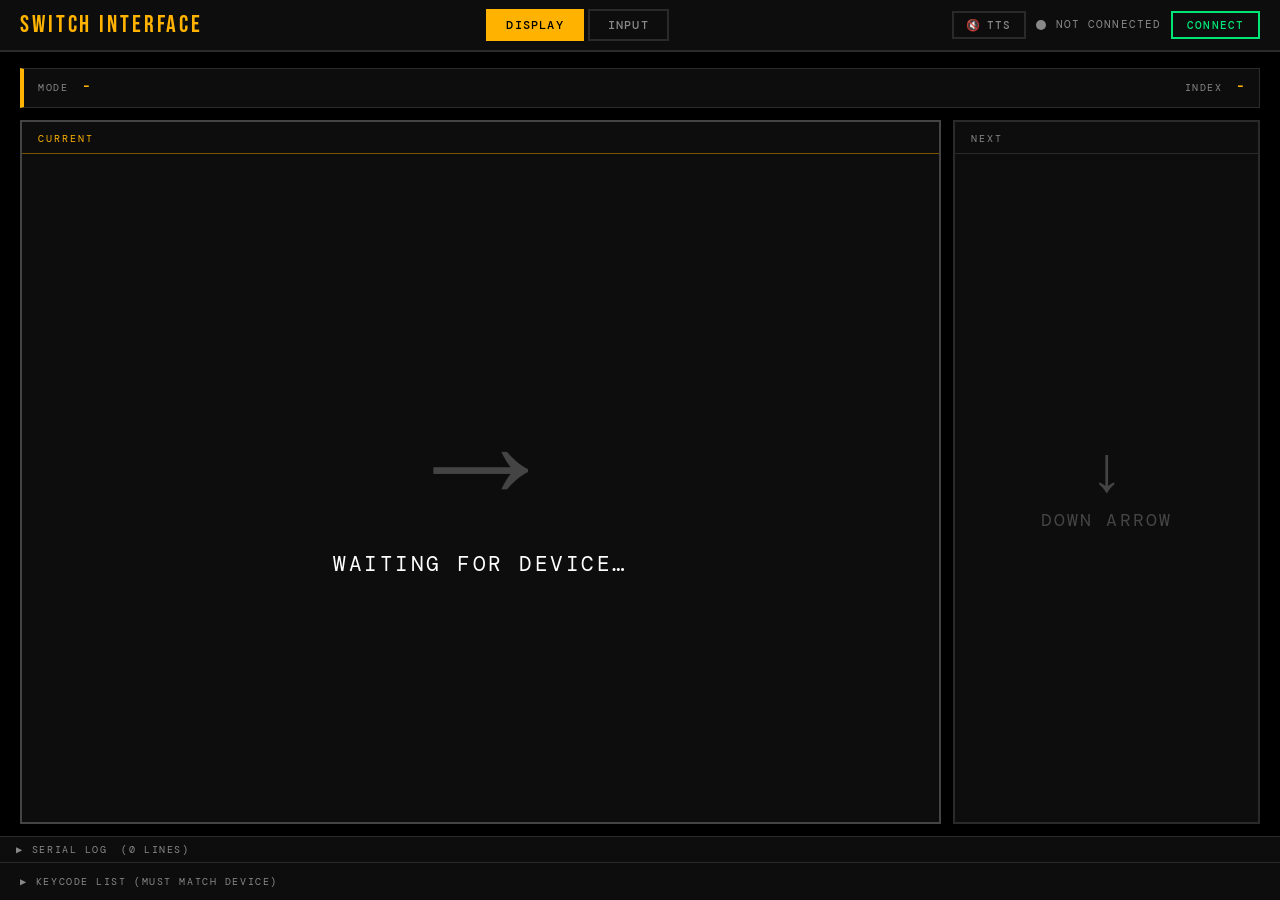
<file: Firmware/switch-interface-web-display.html>
<!DOCTYPE html>
<html lang="en">
<head>
  <meta charset="UTF-8">
  <meta name="viewport" content="width=device-width, initial-scale=1.0">
  <title>Switch Interface Display</title>
  <link href="https://fonts.googleapis.com/css2?family=Bebas+Neue&family=DM+Mono:wght@400;500&display=swap" rel="stylesheet">
  <style>
    :root {
      --bg:         #000000;
      --surface:    #0d0d0d;
      --border:     #2a2a2a;
      --border-hi:  #444444;
      --text:       #ffffff;
      --dim:        #888888;
      --accent:     #ffb300;
      --accent-dim: #7a5500;
      --green:      #00e676;
      --red:        #ff1744;
      --blue:       #00b0ff;
      --sent-bg:    #1a3300;
    }

    *, *::before, *::after { box-sizing: border-box; margin: 0; padding: 0; }

    html, body {
      height: 100%;
      background: var(--bg);
      color: var(--text);
      font-family: 'DM Mono', monospace;
      font-size: 16px;
      line-height: 1.4;
      overflow: hidden;
    }

    /* ── TOP NAV ─────────────────────────────────────────── */
    .nav {
      display: flex;
      align-items: center;
      justify-content: space-between;
      padding: 0 20px;
      height: 52px;
      border-bottom: 2px solid var(--border);
      background: var(--surface);
      flex-shrink: 0;
    }

    .nav-title {
      font-family: 'Bebas Neue', sans-serif;
      font-size: 1.5rem;
      letter-spacing: 0.12em;
      color: var(--accent);
      white-space: nowrap;
    }

    .nav-tabs {
      display: flex;
      gap: 4px;
    }

    .tab-btn {
      font-family: 'DM Mono', monospace;
      font-size: 0.75rem;
      font-weight: 500;
      letter-spacing: 0.1em;
      text-transform: uppercase;
      padding: 6px 18px;
      border: 2px solid var(--border);
      background: transparent;
      color: var(--dim);
      cursor: pointer;
      transition: all 0.15s;
    }

    .tab-btn:hover {
      border-color: var(--accent);
      color: var(--accent);
    }

    .tab-btn.active {
      border-color: var(--accent);
      background: var(--accent);
      color: #000;
    }

    .nav-status {
      display: flex;
      align-items: center;
      gap: 10px;
    }

    .status-dot {
      width: 10px;
      height: 10px;
      border-radius: 50%;
      background: var(--dim);
      transition: background 0.3s;
    }
    .status-dot.connected   { background: var(--green); box-shadow: 0 0 8px var(--green); }
    .status-dot.advertising { background: var(--accent); box-shadow: 0 0 8px var(--accent); }
    .status-dot.error       { background: var(--red); box-shadow: 0 0 8px var(--red); }

    .status-label {
      font-size: 0.7rem;
      letter-spacing: 0.1em;
      text-transform: uppercase;
      color: var(--dim);
      min-width: 96px;
    }

    .connect-btn {
      font-family: 'DM Mono', monospace;
      font-size: 0.7rem;
      font-weight: 500;
      letter-spacing: 0.1em;
      text-transform: uppercase;
      padding: 5px 14px;
      border: 2px solid var(--green);
      background: transparent;
      color: var(--green);
      cursor: pointer;
      transition: all 0.15s;
    }

    .connect-btn:hover {
      background: var(--green);
      color: #000;
    }

    .connect-btn.disconnect {
      border-color: var(--red);
      color: var(--red);
    }

    .connect-btn.disconnect:hover {
      background: var(--red);
      color: #fff;
    }

    /* TTS toggle */
    .tts-btn {
      font-family: 'DM Mono', monospace;
      font-size: 0.7rem;
      font-weight: 500;
      letter-spacing: 0.1em;
      text-transform: uppercase;
      padding: 5px 12px;
      border: 2px solid var(--border);
      background: transparent;
      color: var(--dim);
      cursor: pointer;
      transition: all 0.15s;
      display: flex;
      align-items: center;
      gap: 6px;
    }

    .tts-btn:hover {
      border-color: var(--blue);
      color: var(--blue);
    }

    .tts-btn.on {
      border-color: var(--blue);
      background: var(--blue);
      color: #000;
    }

    /* ── LAYOUT ──────────────────────────────────────────── */
    .app {
      display: flex;
      flex-direction: column;
      height: 100vh;
    }

    .tab-content {
      flex: 1;
      overflow: hidden;
      display: none;
    }

    .tab-content.active {
      display: flex;
      flex-direction: column;
    }

    /* ── TAB 1: DISPLAY ──────────────────────────────────── */
    #tab-display {
      flex-direction: column;
    }

    .display-main {
      flex: 1;
      display: flex;
      flex-direction: column;
      padding: 16px 20px 12px;
      gap: 12px;
      overflow: hidden;
    }

    .mode-bar {
      display: flex;
      align-items: center;
      gap: 16px;
      padding: 8px 14px;
      background: var(--surface);
      border: 1px solid var(--border);
      border-left: 4px solid var(--accent);
      flex-shrink: 0;
    }

    .mode-label {
      font-size: 0.65rem;
      letter-spacing: 0.15em;
      text-transform: uppercase;
      color: var(--dim);
    }

    .mode-value {
      font-family: 'Bebas Neue', sans-serif;
      font-size: 1rem;
      letter-spacing: 0.1em;
      color: var(--accent);
    }

    /* Current + Next side by side */
    .key-panels {
      flex: 1;
      display: grid;
      grid-template-columns: 3fr 1fr;
      gap: 12px;
      min-height: 0;
    }

    .key-panel {
      display: flex;
      flex-direction: column;
      border: 2px solid var(--border);
      background: var(--surface);
      overflow: hidden;
      position: relative;
      transition: border-color 0.2s;
    }

    .key-panel.current {
      border-color: var(--border-hi);
    }

    .key-panel.flash-sent {
      border-color: var(--green) !important;
      background: var(--sent-bg) !important;
    }

    /* ── SCANNING STATE ──────────────────────────────────── */
    .key-panel.scanning {
      border-color: var(--blue) !important;
      animation: scan-pulse 0.9s ease-in-out infinite;
    }

    @keyframes scan-pulse {
      0%, 100% { box-shadow: 0 0 0px 0px rgba(0,176,255,0.0),  inset 0 0 0px  0px rgba(0,176,255,0.0); }
      50%       { box-shadow: 0 0 22px 4px rgba(0,176,255,0.55), inset 0 0 28px 0px rgba(0,176,255,0.12); }
    }

    .key-panel.scanning .key-panel-label {
      color: var(--blue) !important;
      border-bottom-color: #003860 !important;
    }

    .key-panel.scanning .key-symbol {
      color: var(--blue) !important;
    }

    /* Scanning ticker bar — thin progress strip at top of panel */
    .scan-bar {
      position: absolute;
      top: 0; left: 0;
      height: 4px;
      width: 0%;
      background: var(--blue);
      transition: none;
      z-index: 2;
    }

    .key-panel.scanning .scan-bar {
      animation: scan-bar-fill var(--scan-interval, 1s) linear infinite;
    }

    @keyframes scan-bar-fill {
      from { width: 0%; }
      to   { width: 100%; }
    }

    /* Scanning badge in the mode bar */
    .scan-badge {
      display: none;
      align-items: center;
      gap: 6px;
      font-family: 'Bebas Neue', sans-serif;
      font-size: 0.9rem;
      letter-spacing: 0.12em;
      color: var(--blue);
    }

    .scan-badge.visible { display: flex; }

    .scan-dot {
      width: 8px; height: 8px;
      border-radius: 50%;
      background: var(--blue);
      animation: blink 0.9s ease-in-out infinite;
    }

    @keyframes blink {
      0%, 100% { opacity: 1; }
      50%       { opacity: 0.15; }
    }

    .key-panel-label {
      font-size: 0.65rem;
      letter-spacing: 0.2em;
      text-transform: uppercase;
      color: var(--dim);
      padding: 10px 16px 6px;
      border-bottom: 1px solid var(--border);
      flex-shrink: 0;
    }

    .key-panel.current .key-panel-label {
      color: var(--accent);
      border-bottom-color: var(--accent-dim);
    }

    .key-panel-body {
      flex: 1;
      display: flex;
      flex-direction: column;
      align-items: center;
      justify-content: center;
      padding: 12px;
      gap: 8px;
    }

    .key-symbol {
      font-family: 'Bebas Neue', sans-serif;
      font-size: clamp(4rem, 14vw, 10rem);
      line-height: 0.9;
      color: var(--text);
      transition: color 0.2s;
      text-align: center;
    }

    .key-panel.flash-sent .key-symbol {
      color: var(--green);
    }

    .key-panel.next .key-symbol {
      font-size: clamp(2.5rem, 5vw, 4rem);
      color: var(--dim);
    }

    .key-name {
      font-size: clamp(0.7rem, 1.8vw, 1.1rem);
      letter-spacing: 0.12em;
      text-transform: uppercase;
      color: var(--dim);
      text-align: center;
    }

    .key-panel.current .key-name {
      color: var(--text);
      font-size: clamp(0.85rem, 2vw, 1.3rem);
    }

    .sent-badge {
      position: absolute;
      top: 50%;
      left: 50%;
      transform: translate(-50%, -50%);
      font-family: 'Bebas Neue', sans-serif;
      font-size: clamp(2rem, 6vw, 4rem);
      letter-spacing: 0.2em;
      color: var(--green);
      background: rgba(0,0,0,0.85);
      padding: 10px 28px;
      border: 3px solid var(--green);
      pointer-events: none;
      opacity: 0;
      transition: opacity 0.15s;
    }

    .sent-badge.visible {
      opacity: 1;
    }

    /* Serial log */
    .log-section {
      flex-shrink: 0;
      border-top: 1px solid var(--border);
      background: var(--surface);
    }

    .log-toggle {
      width: 100%;
      padding: 6px 16px;
      background: transparent;
      border: none;
      color: var(--dim);
      font-family: 'DM Mono', monospace;
      font-size: 0.65rem;
      letter-spacing: 0.15em;
      text-transform: uppercase;
      cursor: pointer;
      text-align: left;
      display: flex;
      align-items: center;
      gap: 8px;
      transition: color 0.15s;
    }

    .log-toggle:hover { color: var(--text); }

    .log-toggle .arrow { transition: transform 0.2s; display: inline-block; }
    .log-toggle.open .arrow { transform: rotate(90deg); }

    .log-body {
      height: 0;
      overflow: hidden;
      transition: height 0.2s;
    }

    .log-body.open {
      height: 120px;
    }

    .log-lines {
      height: 120px;
      overflow-y: auto;
      padding: 6px 16px 8px;
      font-size: 0.68rem;
      color: var(--dim);
      line-height: 1.6;
      scroll-behavior: smooth;
    }

    .log-lines .log-event  { color: var(--green); }
    .log-lines .log-scan   { color: var(--blue); }
    .log-lines .log-error  { color: var(--red); }
    .log-lines .log-mode   { color: var(--accent); }

    /* No-serial notice */
    .no-serial-notice {
      display: none;
      margin: 8px 20px;
      padding: 10px 14px;
      background: rgba(255, 179, 0, 0.08);
      border: 1px solid var(--accent-dim);
      color: var(--accent);
      font-size: 0.7rem;
      letter-spacing: 0.05em;
      line-height: 1.6;
      flex-shrink: 0;
    }

    /* ── TAB 2: INPUT ────────────────────────────────────── */
    #tab-input {
      flex-direction: column;
      gap: 0;
    }

    .input-main {
      flex: 1;
      display: flex;
      flex-direction: column;
      padding: 16px 20px;
      gap: 14px;
      overflow: hidden;
    }

    .last-key-panel {
      flex: 1;
      border: 2px solid var(--border-hi);
      background: var(--surface);
      display: flex;
      flex-direction: column;
      overflow: hidden;
      position: relative;
      cursor: text;
      min-height: 0;
    }

    .last-key-panel:focus-within {
      border-color: var(--accent);
    }

    .last-key-header {
      padding: 10px 16px 6px;
      font-size: 0.65rem;
      letter-spacing: 0.2em;
      text-transform: uppercase;
      color: var(--accent);
      border-bottom: 1px solid var(--accent-dim);
      flex-shrink: 0;
    }

    .last-key-body {
      flex: 1;
      display: flex;
      align-items: center;
      justify-content: center;
      flex-direction: column;
      gap: 10px;
      position: relative;
    }

    .last-key-symbol {
      font-family: 'Bebas Neue', sans-serif;
      font-size: clamp(5rem, 18vw, 14rem);
      line-height: 0.85;
      color: var(--text);
      transition: color 0.1s, transform 0.1s;
      text-align: center;
      user-select: none;
    }

    .last-key-symbol.flash {
      color: var(--accent);
      transform: scale(1.05);
    }

    .last-key-name {
      font-size: clamp(1rem, 2.5vw, 1.6rem);
      letter-spacing: 0.12em;
      text-transform: uppercase;
      color: var(--dim);
      text-align: center;
      user-select: none;
    }

    .focus-hint {
      position: absolute;
      inset: 0;
      display: flex;
      align-items: center;
      justify-content: center;
      flex-direction: column;
      gap: 12px;
      background: rgba(0,0,0,0.7);
      transition: opacity 0.2s;
    }

    .focus-hint.hidden { opacity: 0; pointer-events: none; }

    .focus-hint-icon {
      font-size: 3rem;
    }

    .focus-hint-text {
      font-size: 1rem;
      letter-spacing: 0.1em;
      text-transform: uppercase;
      color: var(--accent);
    }

    /* The hidden textarea that captures actual keystrokes */
    #hidden-input {
      position: absolute;
      opacity: 0;
      width: 1px;
      height: 1px;
      top: 0;
      left: 0;
      pointer-events: none;
    }

    /* Text output area */
    .text-output-panel {
      flex-shrink: 0;
      border: 2px solid var(--border);
      background: var(--surface);
    }

    .text-output-header {
      padding: 8px 16px 5px;
      font-size: 0.65rem;
      letter-spacing: 0.2em;
      text-transform: uppercase;
      color: var(--dim);
      border-bottom: 1px solid var(--border);
      display: flex;
      justify-content: space-between;
      align-items: center;
    }

    .clear-btn {
      font-family: 'DM Mono', monospace;
      font-size: 0.6rem;
      letter-spacing: 0.1em;
      text-transform: uppercase;
      padding: 2px 8px;
      border: 1px solid var(--border);
      background: transparent;
      color: var(--dim);
      cursor: pointer;
      transition: all 0.15s;
    }

    .clear-btn:hover {
      border-color: var(--red);
      color: var(--red);
    }

    #text-output {
      width: 100%;
      height: 80px;
      background: transparent;
      border: none;
      color: var(--text);
      font-family: 'DM Mono', monospace;
      font-size: 1.4rem;
      letter-spacing: 0.05em;
      padding: 10px 16px;
      resize: none;
      outline: none;
      line-height: 1.4;
    }

    /* Settings panel */
    .settings-section {
      padding: 12px 20px;
      border-top: 1px solid var(--border);
      background: var(--surface);
      flex-shrink: 0;
    }

    .settings-toggle {
      background: transparent;
      border: none;
      color: var(--dim);
      font-family: 'DM Mono', monospace;
      font-size: 0.65rem;
      letter-spacing: 0.15em;
      text-transform: uppercase;
      cursor: pointer;
      display: flex;
      align-items: center;
      gap: 8px;
      transition: color 0.15s;
      padding: 0;
    }

    .settings-toggle:hover { color: var(--accent); }
    .settings-toggle .arrow { transition: transform 0.2s; display: inline-block; }
    .settings-toggle.open .arrow { transform: rotate(90deg); }

    .settings-body {
      max-height: 0;
      overflow: hidden;
      transition: max-height 0.3s;
    }

    .settings-body.open { max-height: 300px; }

    .settings-content {
      padding-top: 12px;
    }

    .settings-note {
      font-size: 0.65rem;
      color: var(--dim);
      margin-bottom: 8px;
      line-height: 1.6;
    }

    #keycodes-editor {
      width: 100%;
      height: 130px;
      background: #080808;
      border: 1px solid var(--border);
      color: var(--green);
      font-family: 'DM Mono', monospace;
      font-size: 0.72rem;
      padding: 8px 12px;
      resize: none;
      outline: none;
      line-height: 1.7;
    }

    #keycodes-editor:focus { border-color: var(--border-hi); }

    .settings-actions {
      display: flex;
      gap: 8px;
      margin-top: 8px;
    }

    .apply-btn {
      font-family: 'DM Mono', monospace;
      font-size: 0.65rem;
      letter-spacing: 0.1em;
      text-transform: uppercase;
      padding: 5px 14px;
      border: 1px solid var(--accent);
      background: transparent;
      color: var(--accent);
      cursor: pointer;
      transition: all 0.15s;
    }

    .apply-btn:hover { background: var(--accent); color: #000; }

    .reset-btn {
      font-family: 'DM Mono', monospace;
      font-size: 0.65rem;
      letter-spacing: 0.1em;
      text-transform: uppercase;
      padding: 5px 14px;
      border: 1px solid var(--border);
      background: transparent;
      color: var(--dim);
      cursor: pointer;
      transition: all 0.15s;
    }

    .reset-btn:hover { border-color: var(--text); color: var(--text); }

    /* Scrollbar */
    ::-webkit-scrollbar { width: 4px; }
    ::-webkit-scrollbar-track { background: transparent; }
    ::-webkit-scrollbar-thumb { background: var(--border-hi); border-radius: 2px; }

    /* Placeholder state */
    .placeholder-glyph {
      font-family: 'Bebas Neue', sans-serif;
      font-size: clamp(4rem, 14vw, 10rem);
      line-height: 0.9;
      color: var(--border-hi);
    }
    .placeholder-name {
      font-size: clamp(0.85rem, 2vw, 1.3rem);
      letter-spacing: 0.12em;
      text-transform: uppercase;
      color: var(--border-hi);
    }

    /* Responsive */
    @media (max-width: 600px) {
      .key-panels { grid-template-columns: 1fr; grid-template-rows: 3fr 1fr; }
      .nav-title { font-size: 1.1rem; }
    }

    /* Announce-only for screen readers */
    .sr-only {
      position: absolute;
      width: 1px;
      height: 1px;
      overflow: hidden;
      clip: rect(0 0 0 0);
      white-space: nowrap;
    }
  </style>
</head>
<body>

<div class="app">

  <!-- ── NAV ── -->
  <nav class="nav">
    <span class="nav-title">Switch Interface</span>

    <div class="nav-tabs">
      <button class="tab-btn active" onclick="switchTab('display')" id="btn-display">Display</button>
      <button class="tab-btn"        onclick="switchTab('input')"   id="btn-input">Input</button>
    </div>

    <div class="nav-status">
      <button class="tts-btn" id="tts-btn" onclick="toggleTTS()" title="Text-to-speech feedback">
        <span id="tts-icon">🔇</span> TTS
      </button>
      <span class="status-dot" id="status-dot"></span>
      <span class="status-label" id="status-label">Not connected</span>
      <button class="connect-btn" id="connect-btn" onclick="toggleConnection()">Connect</button>
    </div>
  </nav>

  <!-- ── TAB 1: DISPLAY ── -->
  <div class="tab-content active" id="tab-display">

    <div id="no-serial-notice" class="no-serial-notice">
      ⚠ Web Serial is not supported in this browser. Use Chrome or Edge and open this file
      from a local server or file:// URL. Once connected, the display will update
      automatically from serial output. The Input tab works in all browsers.
    </div>

    <div class="display-main">

      <div class="mode-bar">
        <span class="mode-label">Mode</span>
        <span class="mode-value" id="mode-value">–</span>
        <div class="scan-badge" id="scan-badge">
          <div class="scan-dot"></div>
          <span>Scanning</span>
        </div>
        <span class="mode-label" style="margin-left:auto">Index</span>
        <span class="mode-value" id="index-value">–</span>
      </div>

      <div class="key-panels">

        <!-- Current key -->
        <div class="key-panel current" id="current-panel">
          <div class="scan-bar" id="scan-bar"></div>
          <div class="key-panel-label">Current</div>
          <div class="key-panel-body">
            <div class="key-symbol placeholder-glyph" id="current-symbol">–</div>
            <div class="key-name placeholder-name"   id="current-name">Waiting for device…</div>
          </div>
          <div class="sent-badge" id="sent-badge">SENT</div>
        </div>

        <!-- Next key -->
        <div class="key-panel next" id="next-panel">
          <div class="key-panel-label">Next</div>
          <div class="key-panel-body">
            <div class="key-symbol" id="next-symbol" style="color:var(--border-hi); font-size:clamp(2.5rem,5vw,4rem)">–</div>
            <div class="key-name"   id="next-name"   style="color:var(--border-hi)">–</div>
          </div>
        </div>

      </div>

    </div><!-- /.display-main -->

    <!-- Log -->
    <div class="log-section">
      <button class="log-toggle" id="log-toggle" onclick="toggleLog()">
        <span class="arrow">▶</span> Serial Log
        <span id="log-count" style="color:var(--dim); margin-left:6px">(0 lines)</span>
      </button>
      <div class="log-body" id="log-body">
        <div class="log-lines" id="log-lines"></div>
      </div>
    </div>

    <!-- Settings -->
    <div class="settings-section">
      <button class="settings-toggle" id="settings-toggle" onclick="toggleSettings()">
        <span class="arrow">▶</span> Keycode List (must match device)
      </button>
      <div class="settings-body" id="settings-body">
        <div class="settings-content">
          <div class="settings-note">
            One entry per line: <code style="color:var(--accent)">name | SYMBOL | Label</code>.
            Must match the KEYCODES order in code.py exactly.
          </div>
          <textarea id="keycodes-editor"></textarea>
          <div class="settings-actions">
            <button class="apply-btn" onclick="applyKeycodes()">Apply</button>
            <button class="reset-btn" onclick="resetKeycodes()">Reset to defaults</button>
          </div>
        </div>
      </div>
    </div>

  </div><!-- /#tab-display -->

  <!-- ── TAB 2: INPUT ── -->
  <div class="tab-content" id="tab-input">
    <div class="input-main">

      <div class="last-key-panel" id="last-key-panel" onclick="focusInput()">
        <div class="last-key-header">Last Received Keypress</div>
        <div class="last-key-body">
          <div class="last-key-symbol" id="last-key-symbol">–</div>
          <div class="last-key-name"   id="last-key-name">Click here to capture keypresses</div>
        </div>
        <div class="focus-hint" id="focus-hint" onclick="focusInput()">
          <div class="focus-hint-icon">⌨</div>
          <div class="focus-hint-text">Click to enable keyboard capture</div>
        </div>
      </div>

      <div class="text-output-panel">
        <div class="text-output-header">
          <span>Text output</span>
          <button class="clear-btn" onclick="clearOutput()">Clear</button>
        </div>
        <textarea id="text-output" readonly placeholder="Text typed via switch interface will appear here…"></textarea>
      </div>

    </div>
  </div><!-- /#tab-input -->

  <!-- Hidden real input capture -->
  <input id="hidden-input" type="text" autocomplete="off" autocorrect="off" autocapitalize="none" spellcheck="false" aria-hidden="true">
  <div aria-live="polite" aria-atomic="true" class="sr-only" id="sr-announce"></div>

</div><!-- /.app -->

<script>
// ================================================================
//  DEFAULT KEYCODES — must match KEYCODES list in code.py
// ================================================================

const DEFAULT_KEYCODES = [
  { name: "arrow right", symbol: "→", label: "Right Arrow" },
  { name: "arrow down",  symbol: "↓", label: "Down Arrow"  },
  { name: "enter",       symbol: "⏎", label: "Enter"       },
  { name: "arrow left",  symbol: "←", label: "Left Arrow"  },
  { name: "arrow up",    symbol: "↑", label: "Up Arrow"    },
  { name: "delete",      symbol: "⌦", label: "Delete"      },
  { name: "w",           symbol: "W", label: "W"           },
  { name: "t",           symbol: "T", label: "T"           },
];

let KEYCODES = [...DEFAULT_KEYCODES];

// Keyboard key → display symbol / name for the Input tab
const KEY_DISPLAY = {
  "ArrowRight":  { symbol: "→", label: "Right Arrow" },
  "ArrowLeft":   { symbol: "←", label: "Left Arrow"  },
  "ArrowDown":   { symbol: "↓", label: "Down Arrow"  },
  "ArrowUp":     { symbol: "↑", label: "Up Arrow"    },
  "Enter":       { symbol: "⏎", label: "Enter"       },
  "Backspace":   { symbol: "⌫", label: "Backspace"   },
  "Delete":      { symbol: "⌦", label: "Delete"      },
  "Tab":         { symbol: "⇥", label: "Tab"         },
  "Escape":      { symbol: "⎋", label: "Escape"      },
  "Home":        { symbol: "⇱", label: "Home"        },
  "End":         { symbol: "⇲", label: "End"         },
  "PageUp":      { symbol: "⇞", label: "Page Up"     },
  "PageDown":    { symbol: "⇟", label: "Page Down"   },
  " ":           { symbol: "⎵", label: "Space"       },
};

// ================================================================
//  STATE
// ================================================================

let currentIndex = 0;
let serialPort   = null;
let serialReader = null;
let reading      = false;
let lineBuffer   = "";
let logCount     = 0;
let currentMode  = "–";
let isScanning   = false;

// ================================================================
//  TEXT-TO-SPEECH
// ================================================================

let ttsEnabled = false;
const synth    = window.speechSynthesis;

function toggleTTS() {
  ttsEnabled = !ttsEnabled;
  const btn  = document.getElementById('tts-btn');
  const icon = document.getElementById('tts-icon');
  btn.classList.toggle('on', ttsEnabled);
  icon.textContent = ttsEnabled ? '🔊' : '🔇';
  if (ttsEnabled) speak('Text to speech on');
}

function speak(text, priority) {
  if (!ttsEnabled && !priority) return;
  if (!synth) return;
  synth.cancel();
  const utt  = new SpeechSynthesisUtterance(text.toLowerCase());
  utt.rate   = 1.1;
  utt.pitch  = 1.0;
  utt.volume = 1.0;
  synth.speak(utt);
}

// ================================================================
//  AUDIO BEEP (Web Audio API)
// ================================================================

let audioCtx = null;

function getAudioCtx() {
  if (!audioCtx) audioCtx = new (window.AudioContext || window.webkitAudioContext)();
  return audioCtx;
}

function playBeep() {
  try {
    const ctx = getAudioCtx();
    const osc = ctx.createOscillator();
    const gain = ctx.createGain();
    osc.connect(gain);
    gain.connect(ctx.destination);
    osc.type      = 'sine';
    osc.frequency.setValueAtTime(880, ctx.currentTime);
    osc.frequency.exponentialRampToValueAtTime(660, ctx.currentTime + 0.12);
    gain.gain.setValueAtTime(0.0, ctx.currentTime);
    gain.gain.linearRampToValueAtTime(0.4, ctx.currentTime + 0.01);
    gain.gain.exponentialRampToValueAtTime(0.001, ctx.currentTime + 0.18);
    osc.start(ctx.currentTime);
    osc.stop(ctx.currentTime + 0.2);
  } catch (e) { /* AudioContext blocked until user gesture — silently ignore */ }
}

// Scanning start chime — rising two-tone
function playScanStart() {
  try {
    const ctx  = getAudioCtx();
    [440, 660].forEach((freq, i) => {
      const osc  = ctx.createOscillator();
      const gain = ctx.createGain();
      osc.connect(gain);
      gain.connect(ctx.destination);
      osc.type = 'sine';
      osc.frequency.setValueAtTime(freq, ctx.currentTime + i * 0.1);
      gain.gain.setValueAtTime(0, ctx.currentTime + i * 0.1);
      gain.gain.linearRampToValueAtTime(0.3, ctx.currentTime + i * 0.1 + 0.01);
      gain.gain.exponentialRampToValueAtTime(0.001, ctx.currentTime + i * 0.1 + 0.15);
      osc.start(ctx.currentTime + i * 0.1);
      osc.stop(ctx.currentTime + i * 0.1 + 0.18);
    });
  } catch (e) {}
}

// ================================================================
//  SCANNING VISUAL STATE
// ================================================================

// Read the configured scan interval from the settings editor and
// sync it to the CSS variable so the scan-bar animation matches.
function getScanIntervalSecs() {
  // Try to parse from the keycodes editor label (not available here),
  // so we just use a sensible default of 1 s — matching code.py default.
  return 1.0;
}

function setScanningState(active) {
  if (isScanning === active) return;
  isScanning = active;
  const panel = document.getElementById('current-panel');
  const badge = document.getElementById('scan-badge');
  if (active) {
    // Sync bar animation duration to scan interval
    panel.style.setProperty('--scan-interval', getScanIntervalSecs() + 's');
    panel.classList.add('scanning');
    badge.classList.add('visible');
    playScanStart();
    speak('Scanning');
  } else {
    panel.classList.remove('scanning');
    badge.classList.remove('visible');
  }
}

// ================================================================
//  TAB SWITCHING
// ================================================================

function switchTab(name) {
  document.querySelectorAll('.tab-content').forEach(t => t.classList.remove('active'));
  document.querySelectorAll('.tab-btn').forEach(b => b.classList.remove('active'));
  document.getElementById(`tab-${name}`).classList.add('active');
  document.getElementById(`btn-${name}`).classList.add('active');
}

// ================================================================
//  WEB SERIAL
// ================================================================

const supportsSerial = 'serial' in navigator;

if (!supportsSerial) {
  document.getElementById('no-serial-notice').style.display = 'block';
  document.getElementById('connect-btn').disabled = true;
  document.getElementById('connect-btn').style.opacity = '0.3';
}

function setStatus(state, label) {
  const dot  = document.getElementById('status-dot');
  const lbl  = document.getElementById('status-label');
  const btn  = document.getElementById('connect-btn');
  dot.className = 'status-dot ' + (state || '');
  lbl.textContent = label;
  if (state === 'connected') {
    btn.textContent = 'Disconnect';
    btn.className = 'connect-btn disconnect';
  } else {
    btn.textContent = 'Connect';
    btn.className = 'connect-btn';
  }
}

async function toggleConnection() {
  if (serialPort) {
    await disconnectSerial();
  } else {
    await connectSerial();
  }
}

async function connectSerial() {
  if (!supportsSerial) return;
  try {
    serialPort = await navigator.serial.requestPort();
    await serialPort.open({ baudRate: 115200 });
    setStatus('connected', 'Connected');
    addLog('Serial port opened', 'log-mode');
    readLoop();
  } catch (e) {
    if (e.name !== 'NotFoundError') {
      setStatus('error', 'Error');
      addLog('Connect error: ' + e.message, 'log-error');
    }
    serialPort = null;
  }
}

async function disconnectSerial() {
  reading = false;
  if (serialReader) {
    try { await serialReader.cancel(); } catch(_) {}
    serialReader = null;
  }
  if (serialPort) {
    try { await serialPort.close(); } catch(_) {}
    serialPort = null;
  }
  setStatus('', 'Disconnected');
  addLog('Serial port closed', 'log-mode');
}

async function readLoop() {
  reading = true;
  const decoder = new TextDecoder();
  while (serialPort && serialPort.readable && reading) {
    serialReader = serialPort.readable.getReader();
    try {
      while (reading) {
        const { value, done } = await serialReader.read();
        if (done) break;
        const text = decoder.decode(value, { stream: true });
        lineBuffer += text;
        const lines = lineBuffer.split('\n');
        lineBuffer = lines.pop(); // keep incomplete line
        for (const line of lines) {
          parseLine(line);
        }
      }
    } catch (e) {
      if (reading) {
        setStatus('error', 'Read error');
        addLog('Read error: ' + e.message, 'log-error');
      }
    } finally {
      serialReader.releaseLock();
    }
  }
}

// ================================================================
//  SERIAL LINE PARSER
// ================================================================

function parseLine(raw) {
  const line = raw.trim();
  if (!line) return;

  // Navigate event
  let m = line.match(/EVENT: Navigate → (.+)/);
  if (m) {
    setScanningState(false);
    setCurrentKey(m[1].trim());
    addLog(line, 'log-event');
    return;
  }

  // Scan advance
  m = line.match(/SCAN: → (.+)/);
  if (m) {
    setScanningState(true);
    setCurrentKey(m[1].trim());
    addLog(line, 'log-scan');
    return;
  }

  // Hold → start scanning (before first advance tick)
  if (/Hold threshold → start scanning/.test(line)) {
    setScanningState(true);
    addLog(line, 'log-scan');
    return;
  }

  // Sent event
  m = line.match(/EVENT: Sent: (.+)/);
  if (m) {
    setScanningState(false);
    flashSent();
    playBeep();
    addLog(line, 'log-event');
    return;
  }

  // Short press select (single-switch, non-scan)
  if (/Short press/.test(line) && /select/.test(line)) {
    setScanningState(false);
    addLog(line, 'log-event');
    return;
  }

  // Mode changes
  if (/Two-Switch Mode/.test(line)) {
    setMode('Two-Switch');
    addLog(line, 'log-mode');
    return;
  }
  if (/Single-Switch Mode/.test(line)) {
    setMode('Single-Switch / Scanning');
    addLog(line, 'log-mode');
    return;
  }
  if (/MODE SELECT/.test(line)) {
    setMode('Menu – Select Mode');
    addLog(line, 'log-mode');
    return;
  }

  // BLE status
  if (/BLE: Connected/.test(line))    { addLog(line, 'log-event'); return; }
  if (/BLE: Disconnected/.test(line)) { addLog(line, 'log-error'); return; }

  // Everything else — log quietly
  addLog(line);
}

function setCurrentKey(keyName) {
  const idx = KEYCODES.findIndex(k => k.name === keyName);
  if (idx !== -1) {
    currentIndex = idx;
    updateDisplay();
    // TTS: read out the key label
    speak(KEYCODES[idx].label);
  } else {
    document.getElementById('current-symbol').textContent = keyName.slice(0, 3).toUpperCase();
    document.getElementById('current-name').textContent   = keyName;
    document.getElementById('next-symbol').textContent    = '–';
    document.getElementById('next-name').textContent      = '–';
    speak(keyName);
  }
  document.getElementById('index-value').textContent = idx !== -1 ? `${idx + 1} / ${KEYCODES.length}` : '?';
  announce(`Current key: ${keyName}`);
}

function updateDisplay() {
  const cur  = KEYCODES[currentIndex];
  const next = KEYCODES[(currentIndex + 1) % KEYCODES.length];
  if (!cur) return;

  const curSym  = document.getElementById('current-symbol');
  const curName = document.getElementById('current-name');
  const nxtSym  = document.getElementById('next-symbol');
  const nxtName = document.getElementById('next-name');

  curSym.textContent  = cur.symbol;
  curName.textContent = cur.label;
  nxtSym.textContent  = next.symbol;
  nxtName.textContent = next.label;

  // Remove placeholder styling
  curSym.classList.remove('placeholder-glyph');
  curName.classList.remove('placeholder-name');
  nxtSym.style.color  = '';
  nxtName.style.color = '';
}

let sentFlashTimer = null;
function flashSent() {
  const panel = document.getElementById('current-panel');
  const badge = document.getElementById('sent-badge');
  panel.classList.add('flash-sent');
  badge.classList.add('visible');
  if (sentFlashTimer) clearTimeout(sentFlashTimer);
  sentFlashTimer = setTimeout(() => {
    panel.classList.remove('flash-sent');
    badge.classList.remove('visible');
  }, 600);
  announce('Sent!');
}

function setMode(mode) {
  currentMode = mode;
  document.getElementById('mode-value').textContent = mode;
}

// ================================================================
//  LOG
// ================================================================

function addLog(text, cls) {
  const container = document.getElementById('log-lines');
  const line = document.createElement('div');
  line.textContent = text;
  if (cls) line.className = cls;
  container.appendChild(line);
  container.scrollTop = container.scrollHeight;
  logCount++;
  document.getElementById('log-count').textContent = `(${logCount} lines)`;
  // Keep log trimmed
  while (container.children.length > 300) {
    container.removeChild(container.firstChild);
  }
}

function toggleLog() {
  const body   = document.getElementById('log-body');
  const toggle = document.getElementById('log-toggle');
  const open   = body.classList.toggle('open');
  toggle.classList.toggle('open', open);
}

// ================================================================
//  SETTINGS / KEYCODES EDITOR
// ================================================================

function kecodeListToText(list) {
  return list.map(k => `${k.name} | ${k.symbol} | ${k.label}`).join('\n');
}

function initKeycodeEditor() {
  document.getElementById('keycodes-editor').value = kecodeListToText(KEYCODES);
}

function applyKeycodes() {
  const lines = document.getElementById('keycodes-editor').value.trim().split('\n');
  const parsed = [];
  for (const line of lines) {
    const parts = line.split('|').map(s => s.trim());
    if (parts.length >= 3 && parts[0]) {
      parsed.push({ name: parts[0], symbol: parts[1] || '?', label: parts[2] || parts[0] });
    }
  }
  if (parsed.length === 0) {
    alert('No valid keycodes found. Format: name | SYMBOL | Label');
    return;
  }
  KEYCODES = parsed;
  currentIndex = Math.min(currentIndex, KEYCODES.length - 1);
  updateDisplay();
  addLog(`Keycode list updated: ${KEYCODES.length} entries`, 'log-mode');
}

function resetKeycodes() {
  KEYCODES = [...DEFAULT_KEYCODES];
  document.getElementById('keycodes-editor').value = kecodeListToText(KEYCODES);
  updateDisplay();
}

function toggleSettings() {
  const body   = document.getElementById('settings-body');
  const toggle = document.getElementById('settings-toggle');
  const open   = body.classList.toggle('open');
  toggle.classList.toggle('open', open);
}

// ================================================================
//  INPUT TAB — keypress capture
// ================================================================

const hiddenInput = document.getElementById('hidden-input');
let inputFocused  = false;

function focusInput() {
  hiddenInput.focus();
}

hiddenInput.addEventListener('focus', () => {
  inputFocused = true;
  document.getElementById('focus-hint').classList.add('hidden');
});

hiddenInput.addEventListener('blur', () => {
  inputFocused = false;
  document.getElementById('focus-hint').classList.remove('hidden');
});

hiddenInput.addEventListener('keydown', (e) => {
  e.preventDefault();

  const symEl  = document.getElementById('last-key-symbol');
  const nameEl = document.getElementById('last-key-name');

  let symbol, label;

  if (KEY_DISPLAY[e.key]) {
    symbol = KEY_DISPLAY[e.key].symbol;
    label  = KEY_DISPLAY[e.key].label;
  } else if (e.key.length === 1) {
    symbol = e.key.toUpperCase();
    label  = `Key: ${e.key.toUpperCase()}`;
  } else {
    symbol = e.key.slice(0, 4).toUpperCase();
    label  = e.key;
  }

  symEl.textContent  = symbol;
  nameEl.textContent = label;

  // Beep feedback
  playBeep();

  // Flash animation
  symEl.classList.remove('flash');
  void symEl.offsetWidth; // reflow
  symEl.classList.add('flash');
  setTimeout(() => symEl.classList.remove('flash'), 180);

  // Append to text output for printable chars
  if (e.key === 'Enter') {
    appendOutput('\n');
  } else if (e.key === 'Backspace') {
    deleteLastChar();
  } else if (e.key.length === 1) {
    appendOutput(e.key);
  }

  announce(`Key received: ${label}`);
});

function appendOutput(char) {
  const ta = document.getElementById('text-output');
  ta.value += char;
  ta.scrollTop = ta.scrollHeight;
}

function deleteLastChar() {
  const ta = document.getElementById('text-output');
  ta.value = ta.value.slice(0, -1);
}

function clearOutput() {
  document.getElementById('text-output').value = '';
  document.getElementById('last-key-symbol').textContent = '–';
  document.getElementById('last-key-name').textContent   = 'Click here to capture keypresses';
}

// ================================================================
//  SCREEN READER ANNOUNCE
// ================================================================

let announceTimer = null;
function announce(msg) {
  const el = document.getElementById('sr-announce');
  el.textContent = '';
  clearTimeout(announceTimer);
  announceTimer = setTimeout(() => { el.textContent = msg; }, 50);
}

// ================================================================
//  INIT
// ================================================================

initKeycodeEditor();

// Show initial placeholder display with first key
updateDisplay();
document.getElementById('current-symbol').classList.add('placeholder-glyph');
document.getElementById('current-name').classList.add('placeholder-name');
document.getElementById('current-name').textContent = 'Waiting for device…';
document.getElementById('next-symbol').style.color  = 'var(--border-hi)';
document.getElementById('next-name').style.color    = 'var(--border-hi)';

</script>
</body>
</html>
</file>
<file: docs/basi-shared.css>
/* ============================================================
   basi-shared.css — Blockly Accessible Switch Interface
   Unified stylesheet · WCAG 2.1 AA/AAA compliant
   ============================================================ */

/* ── GOOGLE FONTS ──────────────────────────────────────────── */
@import url('https://fonts.googleapis.com/css2?family=Syne:wght@400;600;700;800&family=Fira+Mono:wght@400;500&display=swap');

/* ── DESIGN TOKENS ─────────────────────────────────────────── */
:root {
  /* Palette — high-contrast, WCAG AA minimum 4.5:1 on bg */
  --ink:        #0f1117;   /* near-black text, 18:1 on --surface */
  --ink2:       #2d3142;   /* secondary text, 9:1 on --surface    */
  --ink3:       #555c7a;   /* tertiary / meta, 5.5:1 on --surface */
  --accent:     #c0390a;   /* primary action — 5.2:1 on white      */
  --accent2:    #1d4db5;   /* link / secondary — 6.3:1 on white    */
  --surface:    #f8f7f4;   /* page background                      */
  --tag-bg:     #eeede9;   /* sidebar / code block background      */
  --rule:       #cccac4;   /* dividers                             */
  --focus:      #1d4db5;   /* keyboard focus ring                  */
  --green:      #1a6b35;   /* success — 5.1:1                      */
  --red:        #b02020;   /* error   — 5.3:1                      */

  /* Typography scale — min 18px body per WCAG 1.4.4 */
  --ff-head:  'Syne', system-ui, sans-serif;
  --ff-mono:  'Fira Mono', 'Courier New', monospace;

  --text-xs:   1rem;       /* 16px — minimum for non-body text     */
  --text-sm:   1.0625rem;  /* 17px                                  */
  --text-base: 1.125rem;   /* 18px — body minimum                   */
  --text-md:   1.1875rem;  /* 19px                                  */
  --text-lg:   1.25rem;    /* 20px                                  */
  --text-xl:   1.375rem;   /* 22px                                  */
  --text-2xl:  1.625rem;   /* 26px                                  */
  --text-3xl:  2rem;       /* 32px                                  */

  /* Layout */
  --nav-h:     60px;
  --radius:    4px;
  --max-w:     1200px;

  /* Spacing */
  --gap-sm:    0.75rem;
  --gap-md:    1.5rem;
  --gap-lg:    3rem;

  /* Transitions */
  --trans:     0.15s ease;
}

/* ── RESET ─────────────────────────────────────────────────── */
*, *::before, *::after {
  box-sizing: border-box;
  margin: 0;
  padding: 0;
}

/* ── BASE ───────────────────────────────────────────────────── */
html {
  scroll-behavior: smooth;
  font-size: 100%;          /* honour browser text-size preference */
}

body {
  font-family: var(--ff-head);
  font-size: var(--text-base);
  line-height: 1.65;
  color: var(--ink);
  background: var(--surface);
  -webkit-font-smoothing: antialiased;
}

/* ── SKIP LINK ─────────────────────────────────────────────── */
.skip-link {
  position: absolute;
  top: -100%;
  left: 1rem;
  z-index: 9999;
  background: var(--accent);
  color: #fff;
  font-family: var(--ff-mono);
  font-size: var(--text-base);
  font-weight: 500;
  padding: 0.6rem 1.2rem;
  text-decoration: none;
  border-radius: 0 0 var(--radius) var(--radius);
  transition: top var(--trans);
  letter-spacing: 0.04em;
}
.skip-link:focus {
  top: 0;
  outline: 3px solid var(--focus);
  outline-offset: 2px;
}

/* ── FOCUS RING (global) ───────────────────────────────────── */
:focus-visible {
  outline: 3px solid var(--focus);
  outline-offset: 3px;
  border-radius: 2px;
}
:focus:not(:focus-visible) {
  outline: none;
}

/* ── TYPOGRAPHY ─────────────────────────────────────────────── */
h1, h2, h3, h4 {
  font-family: var(--ff-head);
  font-weight: 800;
  line-height: 1.1;
  letter-spacing: -0.02em;
  color: var(--ink);
}

p { line-height: 1.75; }

a {
  color: var(--accent2);
  text-decoration: underline;
  text-underline-offset: 3px;
  text-decoration-thickness: 1px;
  transition: color var(--trans), text-decoration-color var(--trans);
}
a:hover {
  color: var(--accent);
  text-decoration-color: var(--accent);
}

code, kbd, pre {
  font-family: var(--ff-mono);
  font-size: 0.92em;
}
code {
  background: var(--tag-bg);
  border: 1px solid var(--rule);
  border-radius: 3px;
  padding: 0.1em 0.4em;
  color: var(--ink2);
}
kbd {
  background: var(--tag-bg);
  border: 1px solid var(--rule);
  border-bottom-width: 2px;
  border-radius: 4px;
  padding: 0.1em 0.45em;
  font-size: 0.85em;
  color: var(--ink2);
  white-space: nowrap;
}

/* ── BUTTONS ────────────────────────────────────────────────── */
.btn {
  display: inline-flex;
  align-items: center;
  justify-content: center;
  gap: 0.4rem;
  font-family: var(--ff-mono);
  font-size: var(--text-sm);
  font-weight: 500;
  letter-spacing: 0.06em;
  text-transform: uppercase;
  text-decoration: none;
  padding: 0.75rem 1.4rem;
  border: 2px solid var(--ink);
  background: var(--surface);
  color: var(--ink);
  cursor: pointer;
  transition: background var(--trans), color var(--trans), border-color var(--trans);
  border-radius: var(--radius);
  min-height: 48px;         /* WCAG 2.5.5 target size */
  min-width: 48px;
}
.btn:hover, .btn:focus-visible {
  background: var(--ink);
  color: var(--surface);
  text-decoration: none;
}
.btn-primary {
  background: var(--ink);
  color: var(--surface);
  border-color: var(--ink);
}
.btn-primary:hover, .btn-primary:focus-visible {
  background: var(--accent);
  border-color: var(--accent);
  color: #fff;
}

/* ── CALLOUTS ───────────────────────────────────────────────── */
.callout {
  display: flex;
  align-items: flex-start;
  gap: 0.8rem;
  padding: 0.9rem 1.1rem;
  border-radius: var(--radius);
  font-size: var(--text-sm);
  line-height: 1.65;
  margin: 1.1rem 0;
  border-left: 4px solid;
}
.callout-icon {
  font-size: 1.1rem;
  line-height: 1.4;
  flex-shrink: 0;
  font-style: normal;
}
.callout.info    { background: #e8edf8; border-color: var(--accent2); color: var(--ink2); }
.callout.warn    { background: #fdf3e7; border-color: #b06a00;        color: #5a3500;    }
.callout.success { background: #e6f4ec; border-color: var(--green);   color: #0f3d1e;    }

/* ── PAGE HEADER ────────────────────────────────────────────── */
.page-header {
  padding: 3rem 4rem 2.75rem;
  border-bottom: 2px solid var(--ink);
  display: flex;
  align-items: flex-end;
  justify-content: space-between;
  gap: 2rem;
  flex-wrap: wrap;
}
.page-header-label {
  font-family: var(--ff-mono);
  font-size: var(--text-xs);
  letter-spacing: 0.14em;
  text-transform: uppercase;
  color: var(--accent);
  margin-bottom: 0.4rem;
}
.page-header h1 {
  font-size: clamp(2rem, 4vw, 3.2rem);
}
.page-header-desc {
  font-size: var(--text-lg);
  color: var(--ink2);
  line-height: 1.7;
  max-width: 52ch;
}

/* ── SITE NAVIGATION ────────────────────────────────────────── */
header[role="banner"] {
  position: sticky;
  top: 0;
  z-index: 100;
  background: var(--surface);
}
.site-nav {
  display: flex;
  align-items: center;
  gap: 0;
  height: var(--nav-h);
  border-bottom: 2px solid var(--ink);
}
.nav-logo {
  font-family: var(--ff-head);
  font-weight: 800;
  font-size: 1.3rem;
  letter-spacing: -0.02em;
  color: var(--ink);
  text-decoration: none;
  padding: 0 1.5rem;
  height: 100%;
  display: flex;
  align-items: center;
  border-right: 2px solid var(--ink);
  flex-shrink: 0;
}
.nav-logo span  { color: var(--accent); }
.nav-logo:hover { background: var(--ink); color: var(--surface); text-decoration: none; }
.nav-logo:hover span { color: var(--accent); }

.nav-links {
  list-style: none;
  display: flex;
  height: 100%;
  flex: 1;
}
.nav-links li { height: 100%; }
.nav-links a {
  display: flex;
  align-items: center;
  height: 100%;
  padding: 0 1.25rem;
  font-family: var(--ff-mono);
  font-size: var(--text-xs);
  letter-spacing: 0.1em;
  text-transform: uppercase;
  color: var(--ink2);
  text-decoration: none;
  border-right: 1px solid var(--rule);
  transition: background var(--trans), color var(--trans);
}
.nav-links a:hover         { background: var(--tag-bg); color: var(--ink); }
.nav-links a[aria-current] { background: var(--ink); color: var(--surface); }

.nav-gh {
  margin-left: auto;
  display: flex;
  align-items: center;
  height: 100%;
  padding: 0 1.25rem;
  font-family: var(--ff-mono);
  font-size: var(--text-xs);
  letter-spacing: 0.1em;
  text-transform: uppercase;
  color: var(--ink2);
  text-decoration: none;
  border-left: 1px solid var(--rule);
  transition: background var(--trans), color var(--trans);
  flex-shrink: 0;
}
.nav-gh:hover { background: var(--ink); color: var(--surface); }

/* ── TOOL NAV BAND (display + config pages) ─────────────────── */
.tool-nav-band {
  display: flex;
  align-items: center;
  height: 52px;
  border-bottom: 2px solid var(--ink);
  background: var(--surface);
  position: sticky;
  top: 0;
  z-index: 100;
}
.tool-nav-band .nav-logo {
  font-size: 1.15rem;
  padding: 0 1.1rem;
}
.tool-nav-band .nav-links a {
  font-size: var(--text-xs);
  padding: 0 0.9rem;
}
.tool-nav-band .nav-exit-btn {
  margin-left: auto;
  display: flex;
  align-items: center;
  gap: 0.5rem;
  height: 100%;
  padding: 0 1.1rem;
  font-family: var(--ff-mono);
  font-size: var(--text-xs);
  letter-spacing: 0.08em;
  text-transform: uppercase;
  color: var(--ink2);
  text-decoration: none;
  border-left: 1px solid var(--rule);
  transition: background var(--trans), color var(--trans);
  flex-shrink: 0;
  white-space: nowrap;
}
.tool-nav-band .nav-exit-btn:hover {
  background: var(--ink);
  color: var(--surface);
}
.kbd-hint {
  font-size: 0.72em;
  opacity: 0.7;
}

/* ── NAV TOAST ──────────────────────────────────────────────── */
.nav-toast {
  position: fixed;
  top: calc(var(--nav-h) + 0.75rem);
  left: 50%;
  transform: translateX(-50%) translateY(-8px);
  background: var(--ink);
  color: #fff;
  font-family: var(--ff-mono);
  font-size: var(--text-xs);
  letter-spacing: 0.08em;
  padding: 0.55rem 1.1rem;
  border-radius: var(--radius);
  opacity: 0;
  pointer-events: none;
  transition: opacity 0.2s, transform 0.2s;
  z-index: 9998;
}
.nav-toast.visible {
  opacity: 1;
  transform: translateX(-50%) translateY(0);
}

/* ── SITE FOOTER ─────────────────────────────────────────────── */
.site-footer {
  border-top: 2px solid var(--ink);
  padding: 1.5rem 2.5rem;
  display: flex;
  align-items: center;
  gap: 2rem;
  flex-wrap: wrap;
  background: var(--tag-bg);
}
.footer-brand {
  font-family: var(--ff-head);
  font-weight: 800;
  font-size: 1.1rem;
  color: var(--ink);
  letter-spacing: -0.02em;
}
.footer-brand span { color: var(--accent); }
.footer-links {
  list-style: none;
  display: flex;
  gap: 0;
  flex-wrap: wrap;
}
.footer-links a {
  font-family: var(--ff-mono);
  font-size: var(--text-xs);
  letter-spacing: 0.08em;
  text-transform: uppercase;
  color: var(--ink2);
  text-decoration: none;
  padding: 0.3rem 0.9rem;
  border: 1px solid var(--rule);
  border-right: none;
  transition: background var(--trans), color var(--trans);
  display: block;
  min-height: 44px;
  display: flex;
  align-items: center;
}
.footer-links li:last-child a { border-right: 1px solid var(--rule); }
.footer-links a:hover { background: var(--ink); color: var(--surface); }
.footer-copy {
  font-family: var(--ff-mono);
  font-size: var(--text-xs);
  color: var(--ink3);
  margin-left: auto;
}

/* ── SR ONLY ────────────────────────────────────────────────── */
.sr-only {
  position: absolute;
  width: 1px;
  height: 1px;
  overflow: hidden;
  clip: rect(0 0 0 0);
  white-space: nowrap;
  border: 0;
}

/* ── REDUCED MOTION ─────────────────────────────────────────── */
@media (prefers-reduced-motion: reduce) {
  *, *::before, *::after {
    animation-duration: 0.01ms !important;
    animation-iteration-count: 1 !important;
    transition-duration: 0.01ms !important;
    scroll-behavior: auto !important;
  }
}

/* ── RESPONSIVE NAV ─────────────────────────────────────────── */
@media (max-width: 720px) {
  .nav-links { display: none; }
  .site-nav  { justify-content: space-between; }
  .nav-gh    { border-left: none; margin-left: 0; }
  .page-header { padding: 2rem 1.5rem; }
  .site-footer { gap: 1rem; padding: 1.25rem 1rem; }
  .footer-copy { margin-left: 0; }
}
</file>
